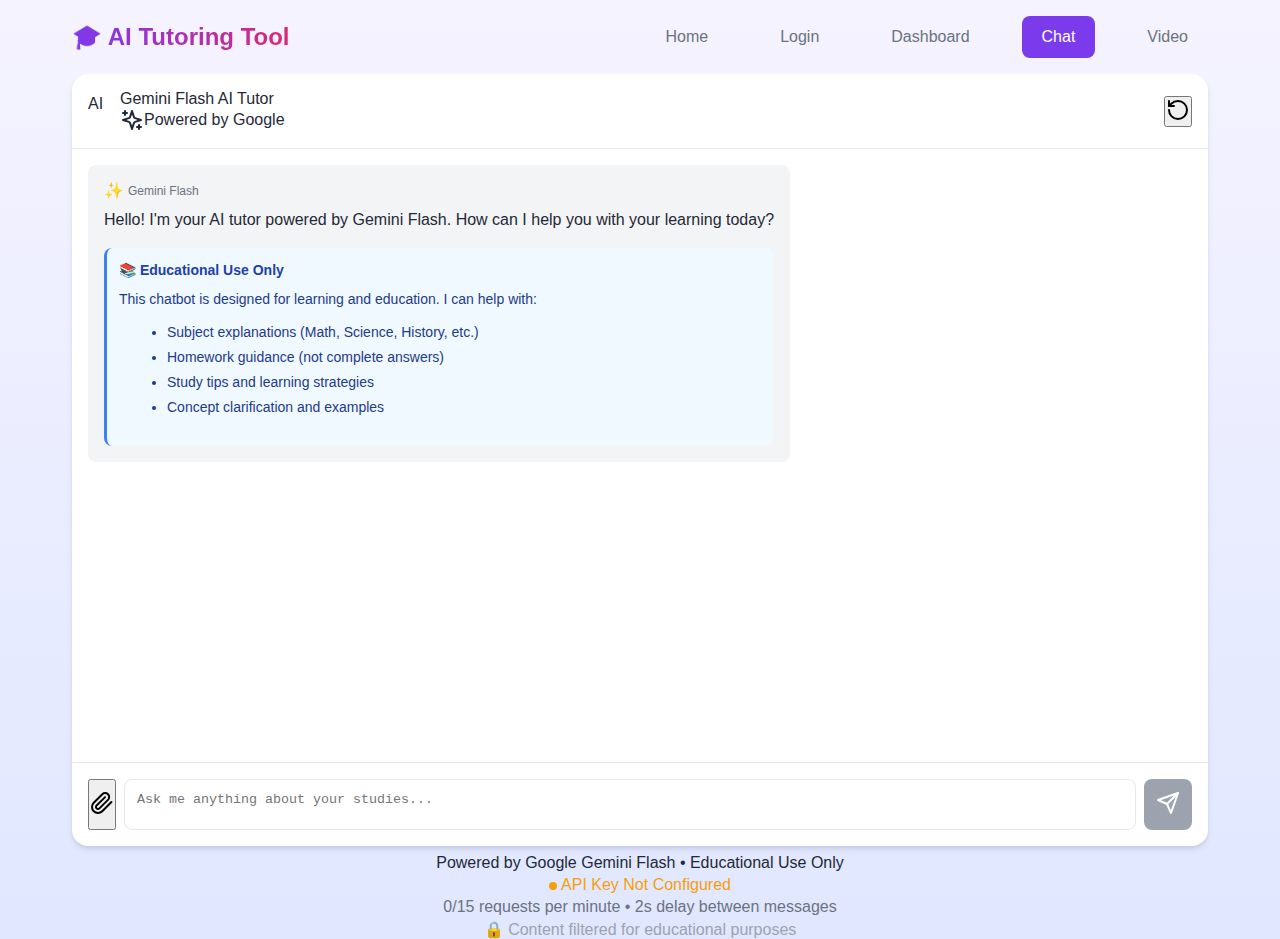
<file: chat.html>
<!DOCTYPE html>
<html lang="en">

<head>
  <meta charset="UTF-8">
  <meta name="viewport" content="width=device-width, initial-scale=1.0">
  <title>Chat - AI Tutoring Tool</title>
  <link rel="stylesheet" href="styles.css">
  <script src="script.js" defer></script>
  <style>
    .chat-container {
      height: calc(100vh - 8rem);
      display: flex;
      flex-direction: column;
    }

    .chat-header {
      display: flex;
      align-items: center;
      justify-content: space-between;
      padding: 1rem;
      border-bottom: 1px solid #e5e7eb;
    }

    .chat-title {
      display: flex;
      align-items: center;
    }

    .chat-avatar {
      width: 2rem;
      height: 2rem;
      border-radius: 9999px;
      /* educational topics UI removed */
    }

    .chat-action-btn:hover {
      background-color: #f3f4f6;
      color: #7c3aed;
    }

    .chat-action-btn.active {
      background-color: #ede9fe;
      color: #7c3aed;
    }

    .chat-content {
      flex: 1;
      overflow-y: auto;
      padding: 1rem;
    }

    .user-message,
    .bot-message {
      margin-bottom: 1rem;
    }

    .user-message {
      display: flex;
      justify-content: flex-end;
    }

    .bot-message {
      display: flex;
      justify-content: flex-start;
    }

    .message-bubble {
      max-width: 80%;
      padding: 1rem;
      border-radius: 0.5rem;
    }

    .message-bubble.user {
      background-color: #7c3aed;
      color: white;
    }

    .message-bubble.bot {
      background-color: #f3f4f6;
      color: #1f2937;
    }

    .bot-header {
      display: flex;
      align-items: center;
      margin-bottom: 0.5rem;
    }

    .bot-icon {
      margin-right: 0.25rem;
    }

    .bot-name {
      font-size: 0.75rem;
      color: #6b7280;
    }

    .bot-content {
      line-height: 1.5;
    }

    .response-list {
      list-style-type: disc;
      padding-left: 1.5rem;
      margin: 0.5rem 0;
    }

    .loading-dots {
      display: flex;
      gap: 0.25rem;
    }

    .dot {
      width: 0.5rem;
      height: 0.5rem;
      background-color: #7c3aed;
      border-radius: 50%;
    }

    .chat-input {
      border-top: 1px solid #e5e7eb;
      padding: 1rem;
    }

    .chat-form {
      display: flex;
      gap: 0.5rem;
    }

    .chat-textarea {
      flex: 1;
      padding: 0.75rem;
      border: 1px solid #e5e7eb;
      border-radius: 0.5rem;
      resize: none;
      min-height: 2.5rem;
      max-height: 10rem;
    }

    .chat-textarea:focus {
      outline: none;
      border-color: #7c3aed;
      box-shadow: 0 0 0 2px rgba(124, 58, 237, 0.2);
    }

    .chat-send-btn {
      padding: 0.75rem;
      background-color: #7c3aed;
      color: white;
      border: none;
      border-radius: 0.5rem;
      cursor: pointer;
    }

    .chat-send-btn:hover {
      background-color: #6d28d9;
    }

    .chat-send-btn:disabled {
      background-color: #9ca3af;
      cursor: not-allowed;
    }

    /* Learning resources UI removed */

    .resource-icon {
      width: 2.5rem;
      height: 2.5rem;
      border-radius: 9999px;
      background-color: #ede9fe;
      display: flex;
      align-items: center;
      justify-content: center;
      margin-right: 0.75rem;
    }

    .resource-type {
      font-size: 0.75rem;
      color: #6b7280;
      text-transform: capitalize;
    }

    /* Add these styles to your existing CSS */
    .bot-content p {
      margin-bottom: 0.75rem;
    }

    .bot-content p:last-child {
      margin-bottom: 0;
    }

    .bot-content ul,
    .bot-content ol {
      margin-top: 0.5rem;
      margin-bottom: 1rem;
      padding-left: 1.5rem;
    }

    .bot-content li {
      margin-bottom: 0.25rem;
    }

    .bot-content code {
      background-color: #f1f1f1;
      padding: 0.2rem 0.4rem;
      border-radius: 0.25rem;
      font-family: monospace;
      font-size: 0.9em;
    }

    .bot-content pre {
      background-color: #f1f1f1;
      padding: 1rem;
      border-radius: 0.5rem;
      overflow-x: auto;
      margin: 1rem 0;
    }

    /* Animation for dots */
    .dot:nth-child(1) {
      animation: bounce 1.5s infinite;
    }

    .dot:nth-child(2) {
      animation: bounce 1.5s infinite 0.2s;
    }

    .dot:nth-child(3) {
      animation: bounce 1.5s infinite 0.4s;
    }

    @keyframes bounce {

      0%,
      100% {
        transform: translateY(0);
      }

      50% {
        transform: translateY(-5px);
      }
    }
  </style>
</head>

<body>
  <div class="container">
    <!-- Header -->
    <header class="header">
      <div class="logo">🎓 AI Tutoring Tool</div>
      <nav class="nav">
        <a href="index.html" class="nav-link">Home</a>
        <a href="login.html" class="nav-link">Login</a>
        <a href="dashboard.html" class="nav-link">Dashboard</a>
        <a href="chat.html" class="nav-link active">Chat</a>
        <a href="video.html" class="nav-link">Video</a>
      </nav>
    </header>

    <!-- Chat Container -->
    <div class="card chat-container">
      <!-- Chat Header -->
      <div class="chat-header">
        <div class="chat-title">
          <div class="chat-avatar">AI</div>
          <div>
            <div class="font-medium">Gemini Flash AI Tutor</div>
            <div class="text-xs text-gray-500 flex items-center">
              <svg xmlns="http://www.w3.org/2000/svg" width="24" height="24" viewBox="0 0 24 24" fill="none"
                stroke="currentColor" stroke-width="2" stroke-linecap="round" stroke-linejoin="round"
                class="h-3 w-3 mr-1 text-yellow-400">
                <path
                  d="m12 3-1.912 5.813a2 2 0 0 1-1.275 1.275L3 12l5.813 1.912a2 2 0 0 1 1.275 1.275L12 21l1.912-5.813a2 2 0 0 1 1.275-1.275L21 12l-5.813-1.912a2 2 0 0 1-1.275-1.275L12 3Z">
                </path>
                <path d="M5 3v4"></path>
                <path d="M19 17v4"></path>
                <path d="M3 5h4"></path>
                <path d="M17 19h4"></path>
              </svg>
              Powered by Google
            </div>
          </div>
        </div>
        <div class="chat-actions">
          <button id="clear-chat-btn" class="chat-action-btn" title="Clear chat">
            <svg xmlns="http://www.w3.org/2000/svg" width="24" height="24" viewBox="0 0 24 24" fill="none"
              stroke="currentColor" stroke-width="2" stroke-linecap="round" stroke-linejoin="round" class="h-5 w-5">
              <path d="M3 12a9 9 0 1 0 9-9 9.75 9.75 0 0 0-6.74 2.74L3 8"></path>
              <path d="M3 3v5h5"></path>
            </svg>
          </button>
        </div>
      </div>

      <!-- Chat Content -->
      <div id="chat-content" class="chat-content">
        <!-- Bot welcome message -->
        <div class="bot-message">
          <div class="message-bubble bot">
            <div class="bot-header">
              <span class="bot-icon">✨</span>
              <span class="bot-name">Gemini Flash</span>
            </div>
            <div class="bot-content">
              <p>Hello! I'm your AI tutor powered by Gemini Flash. How can I help you with your learning today?</p>
              <div
                style="margin-top: 1rem; padding: 0.75rem; background: #f0f9ff; border-left: 3px solid #3b82f6; border-radius: 0.5rem;">
                <p style="font-weight: 600; color: #1e40af; font-size: 0.875rem; margin-bottom: 0.5rem;">📚 Educational
                  Use Only</p>
                <p style="color: #1e3a8a; font-size: 0.875rem;">This chatbot is designed for learning and education. I
                  can help with:</p>
                <ul style="color: #1e3a8a; font-size: 0.875rem; margin-left: 1.5rem; margin-top: 0.25rem;">
                  <li>Subject explanations (Math, Science, History, etc.)</li>
                  <li>Homework guidance (not complete answers)</li>
                  <li>Study tips and learning strategies</li>
                  <li>Concept clarification and examples</li>
                </ul>
              </div>
            </div>
          </div>
        </div>
      </div>



      <!-- Chat Input -->
      <div class="chat-input">
        <form id="chat-form" class="chat-form">
          <button type="button" id="attach-file-btn" class="chat-action-btn" title="Attach file">
            <svg xmlns="http://www.w3.org/2000/svg" width="24" height="24" viewBox="0 0 24 24" fill="none"
              stroke="currentColor" stroke-width="2" stroke-linecap="round" stroke-linejoin="round" class="h-5 w-5">
              <path
                d="m21.44 11.05-9.19 9.19a6 6 0 0 1-8.49-8.49l8.57-8.57A4 4 0 1 1 18 8.84l-8.59 8.57a2 2 0 0 1-2.83-2.83l8.49-8.48">
              </path>
            </svg>
          </button>
          <textarea id="message-input" class="chat-textarea" placeholder="Ask me anything about your studies..."
            rows="1"></textarea>
          <button type="submit" id="send-message-btn" class="chat-send-btn" disabled>
            <svg xmlns="http://www.w3.org/2000/svg" width="24" height="24" viewBox="0 0 24 24" fill="none"
              stroke="currentColor" stroke-width="2" stroke-linecap="round" stroke-linejoin="round" class="h-5 w-5">
              <path d="m22 2-7 20-4-9-9-4Z"></path>
              <path d="M22 2 11 13"></path>
            </svg>
          </button>
        </form>
      </div>
    </div>

    <div class="text-center mt-2">
      <p class="text-xs text-gray-500">Powered by Google Gemini Flash • Educational Use Only</p>
      <p class="text-xs mt-1" id="api-status" style="color: #10b981;">
        <span
          style="display: inline-block; width: 8px; height: 8px; background: #10b981; border-radius: 50%; margin-right: 4px;"></span>
        API Connected
      </p>
      <p class="text-xs mt-1" id="rate-limit-status" style="color: #6b7280;">
        <span id="request-counter">0</span>/15 requests per minute • 2s delay between messages
      </p>
      <p class="text-xs mt-1" style="color: #9ca3af;">
        🔒 Content filtered for educational purposes
      </p>
    </div>
  </div>

  <script>
    // Initialize chat functionality
    document.addEventListener('DOMContentLoaded', function () {
      const chatContent = document.getElementById('chat-content');
      const messageInput = document.getElementById('message-input');
      const chatForm = document.getElementById('chat-form');
      const sendButton = document.getElementById('send-message-btn');
      const clearChatBtn = document.getElementById('clear-chat-btn');

      // ============================================
      // GEMINI API CONFIGURATION
      // ============================================
      // Get your FREE API key from: https://aistudio.google.com/app/apikey
      // Steps:
      // 1. Visit https://aistudio.google.com/app/apikey
      // 2. Sign in with your Google account
      // 3. Click "Create API Key"
      // 4. Copy the key and paste it below
      // ============================================

      const GEMINI_API_KEY = "YOUR_API_KEY_HERE"; // ✅ Your API key configured
      const GEMINI_API_URL = "YOUR_API_KEY_URL_HERE";
      // Rate limiting variables
      let requestCount = 0;
      let lastRequestTime = Date.now();
      let lastApiCallTime = 0;
      const MAX_REQUESTS_PER_MINUTE = 15; // Conservative limit to avoid rate limits
      const RATE_LIMIT_WINDOW = 60000; // 1 minute in milliseconds
      const MIN_REQUEST_DELAY = 2000; // Minimum 2 seconds between requests

      // Check if API key is set
      if (!GEMINI_API_KEY || GEMINI_API_KEY === "YOUR_API_KEY_HERE") {
        console.warn("⚠️ Gemini API key not configured. Please add your API key in chat.html");
      }

      // Rate limiting check
      function checkRateLimit() {
        const now = Date.now();
        const timeSinceLastRequest = now - lastRequestTime;

        // Reset counter if more than 1 minute has passed
        if (timeSinceLastRequest > RATE_LIMIT_WINDOW) {
          requestCount = 0;
          lastRequestTime = now;
        }

        // Check if we're over the limit
        if (requestCount >= MAX_REQUESTS_PER_MINUTE) {
          const waitTime = Math.ceil((RATE_LIMIT_WINDOW - timeSinceLastRequest) / 1000);
          return {
            allowed: false,
            waitTime: waitTime
          };
        }

        requestCount++;
        return { allowed: true };
      }

      // Enhanced educational content filter
      function isEducationalQuery(message) {
        const lowerMessage = message.toLowerCase();

        // Blocked keywords (non-educational content)
        const blockedKeywords = [
          // Personal/relationship advice
          'impress someone', 'dating advice', 'relationship advice', 'romantic advice', 'flirt',
          'how to get a girlfriend', 'how to get a boyfriend', 'how to attract', 'pickup lines',
          'love advice', 'crush', 'romance', 'seduce', 'charm',

          // Inappropriate content
          'hack', 'crack', 'pirate', 'illegal', 'cheat code', 'answer key',
          'write my essay', 'do my homework', 'complete assignment',
          'adult content', 'gambling', 'casino', 'porn', 'explicit',
          'buy', 'sell', 'purchase', 'shopping', 'price',
          'political opinion', 'religious debate', 'hate speech',

          // Personal life decisions
          'career advice', 'life advice', 'what should I do with my life',
          'should I break up', 'should I quit', 'should I move',

          // Medical/health advice
          'medical advice', 'health advice', 'diagnose', 'treatment',
          'therapy', 'counseling', 'psychological advice'
        ];

        // Check for blocked content
        for (const keyword of blockedKeywords) {
          if (lowerMessage.includes(keyword)) {
            return {
              allowed: false,
              reason: 'inappropriate'
            };
          }
        }

        // Check if message is too short (likely spam)
        if (message.trim().length < 3) {
          return {
            allowed: false,
            reason: 'too_short'
          };
        }

        // Educational keywords (encouraged)
        const educationalKeywords = [
          // Academic subjects
          'math', 'mathematics', 'algebra', 'geometry', 'calculus', 'trigonometry',
          'science', 'physics', 'chemistry', 'biology', 'earth science', 'astronomy',
          'history', 'social studies', 'geography', 'civics', 'government',
          'english', 'literature', 'writing', 'grammar', 'reading', 'comprehension',
          'language', 'spanish', 'french', 'german', 'chinese', 'japanese',
          'programming', 'coding', 'computer science', 'web development',
          'art', 'music', 'drama', 'theater', 'physical education',

          // Learning activities
          'learn', 'study', 'understand', 'explain', 'teach', 'help',
          'problem', 'question', 'homework', 'assignment', 'project',
          'concept', 'theory', 'formula', 'equation', 'definition',
          'example', 'practice', 'exercise', 'lesson', 'tutorial',
          'how', 'what', 'why', 'when', 'where', 'who',

          // Study skills
          'study tips', 'learning strategies', 'note taking', 'memorization',
          'test preparation', 'exam', 'quiz', 'essay', 'research',
          'presentation', 'project', 'lab report'
        ];

        // Check for educational intent
        const hasEducationalIntent = educationalKeywords.some(keyword =>
          lowerMessage.includes(keyword)
        );

        // Allow if educational or asking a question
        if (hasEducationalIntent || lowerMessage.includes('?')) {
          return { allowed: true };
        }

        // Allow general greetings and polite conversation
        const greetings = ['hello', 'hi', 'hey', 'good morning', 'good afternoon', 'thanks', 'thank you'];
        if (greetings.some(greeting => lowerMessage.includes(greeting))) {
          return { allowed: true };
        }

        // Default: warn about educational focus
        return {
          allowed: false,
          reason: 'non_educational'
        };
      }

      // Initialize Gemini API with retry logic
      async function callGeminiAPI(userMessage, retryCount = 0) {
        // Check if API key is configured
        if (!GEMINI_API_KEY || GEMINI_API_KEY === "YOUR_API_KEY_HERE") {
          return `
            <div style="padding: 1rem; background: #fef3c7; border-left: 4px solid #f59e0b; border-radius: 0.5rem;">
              <p style="font-weight: 600; color: #92400e; margin-bottom: 0.5rem;">⚠️ API Key Not Configured</p>
              <p style="color: #78350f; margin-bottom: 0.5rem;">To use the AI chatbot, you need a free Gemini API key:</p>
              <ol style="color: #78350f; margin-left: 1.5rem; margin-bottom: 0.5rem;">
                <li>Visit <a href="https://aistudio.google.com/app/apikey" target="_blank" style="color: #7c3aed; text-decoration: underline;">Google AI Studio</a></li>
                <li>Sign in with your Google account</li>
                <li>Click "Create API Key"</li>
                <li>Copy the key and paste it in chat.html (line ~597)</li>
              </ol>
              <p style="color: #78350f; font-size: 0.875rem;">The API is completely free with generous limits!</p>
            </div>
          `;
        }

        // Check if query is educational
        const contentCheck = isEducationalQuery(userMessage);
        if (!contentCheck.allowed) {
          if (contentCheck.reason === 'inappropriate') {
            return `
              <div style="padding: 1rem; background: #fee2e2; border-left: 4px solid #ef4444; border-radius: 0.5rem;">
                <p style="font-weight: 600; color: #991b1b; margin-bottom: 0.5rem;">🚫 Content Restricted</p>
                <p style="color: #7f1d1d;">This chatbot is designed for <strong>educational purposes only</strong>.</p>
                <p style="color: #7f1d1d; margin-top: 0.5rem;">I can help you with:</p>
                <ul style="color: #7f1d1d; margin-left: 1.5rem; margin-top: 0.5rem;">
                  <li>Math, Science, History, English, and other subjects</li>
                  <li>Homework help and concept explanations</li>
                  <li>Study tips and learning strategies</li>
                  <li>Practice problems and examples</li>
                </ul>
                <p style="color: #7f1d1d; margin-top: 0.5rem; font-size: 0.875rem;">💡 Please ask an educational question!</p>
              </div>
            `;
          } else if (contentCheck.reason === 'too_short') {
            return `
              <div style="padding: 1rem; background: #fef3c7; border-left: 4px solid #f59e0b; border-radius: 0.5rem;">
                <p style="font-weight: 600; color: #92400e; margin-bottom: 0.5rem;">📝 Message Too Short</p>
                <p style="color: #78350f;">Please provide more details so I can help you better!</p>
                <p style="color: #78350f; margin-top: 0.5rem; font-size: 0.875rem;">💡 Try asking a complete question about what you'd like to learn.</p>
              </div>
            `;
          } else if (contentCheck.reason === 'non_educational') {
            return `
              <div style="padding: 1rem; background: #fef3c7; border-left: 4px solid #f59e0b; border-radius: 0.5rem;">
                <p style="font-weight: 600; color: #92400e; margin-bottom: 0.5rem;">🎓 Educational Focus Only</p>
                <p style="color: #78350f;">I'm designed specifically for educational topics and learning assistance.</p>
                <p style="color: #78350f; margin-top: 0.5rem;">I can help you with:</p>
                <ul style="color: #78350f; margin-left: 1.5rem; margin-top: 0.5rem;">
                  <li>Academic subjects (Math, Science, History, English, etc.)</li>
                  <li>Homework guidance and concept explanations</li>
                  <li>Study techniques and learning strategies</li>
                  <li>Practice problems and educational examples</li>
                </ul>
                <p style="color: #78350f; margin-top: 0.5rem; font-size: 0.875rem;">💡 Try asking about a school subject or learning topic!</p>
              </div>
            `;
          }
        }

        // Check rate limit before making request
        const rateLimitCheck = checkRateLimit();
        if (!rateLimitCheck.allowed) {
          return `
            <div style="padding: 1rem; background: #fef3c7; border-left: 4px solid #f59e0b; border-radius: 0.5rem;">
              <p style="font-weight: 600; color: #92400e; margin-bottom: 0.5rem;">⏱️ Rate Limit Protection</p>
              <p style="color: #78350f;">You've sent too many messages too quickly. Please wait <strong>${rateLimitCheck.waitTime} seconds</strong> before sending another message to avoid rate limits.</p>
              <p style="color: #78350f; font-size: 0.875rem; margin-top: 0.5rem;">💡 Tip: The free API allows 60 requests per minute.</p>
            </div>
          `;
        }

        try {
          const response = await fetch(`${GEMINI_API_URL}?key=${GEMINI_API_KEY}`, {
            method: "POST",
            headers: {
              "Content-Type": "application/json",
            },
            body: JSON.stringify({
              contents: [
                {
                  role: "user",
                  parts: [
                    {
                      text: `You are Gemini Flash, an AI tutor helping students learn.

IMPORTANT RESTRICTIONS:
- You are ONLY for educational purposes (homework help, learning, studying)
- DO NOT provide answers to complete assignments or essays
- DO NOT engage in non-educational topics (dating, shopping, politics, etc.)
- DO NOT provide personal advice, relationship advice, or life coaching
- DO NOT provide medical, health, or psychological advice
- DO NOT provide harmful, illegal, or inappropriate content
- ALWAYS encourage learning and understanding, not just giving answers
- Guide students to think critically and solve problems themselves

If asked about non-educational topics, politely redirect to educational content.

Student question: ${userMessage}

Provide a helpful, educational response that encourages learning:`
                    }
                  ]
                }
              ],
              generationConfig: {
                temperature: 0.7,
                maxOutputTokens: 2048,
                topP: 0.95,
                topK: 40,
              },
              safetySettings: [
                {
                  category: "HARM_CATEGORY_HARASSMENT",
                  threshold: "BLOCK_MEDIUM_AND_ABOVE"
                },
                {
                  category: "HARM_CATEGORY_HATE_SPEECH",
                  threshold: "BLOCK_MEDIUM_AND_ABOVE"
                },
                {
                  category: "HARM_CATEGORY_SEXUALLY_EXPLICIT",
                  threshold: "BLOCK_MEDIUM_AND_ABOVE"
                },
                {
                  category: "HARM_CATEGORY_DANGEROUS_CONTENT",
                  threshold: "BLOCK_MEDIUM_AND_ABOVE"
                }
              ]
            }),
          });

          const data = await response.json();

          // Handle API errors
          if (!response.ok) {
            console.error("API Error:", data);
            if (response.status === 400) {
              return "⚠️ Invalid API request. Please check your API key configuration.";
            } else if (response.status === 429) {
              return `
                <div style="padding: 1rem; background: #fee2e2; border-left: 4px solid #ef4444; border-radius: 0.5rem;">
                  <p style="font-weight: 600; color: #991b1b; margin-bottom: 0.5rem;">⚠️ Rate Limit Exceeded</p>
                  <p style="color: #7f1d1d;">The API rate limit has been reached. This usually happens when:</p>
                  <ul style="color: #7f1d1d; margin-left: 1.5rem; margin-top: 0.5rem;">
                    <li>Too many requests in a short time</li>
                    <li>Multiple users sharing the same API key</li>
                  </ul>
                  <p style="color: #7f1d1d; margin-top: 0.5rem;"><strong>Please wait 60 seconds</strong> before trying again.</p>
                  <p style="color: #7f1d1d; font-size: 0.875rem; margin-top: 0.5rem;">💡 Tip: The chatbot now enforces a 2-second delay between messages to prevent this.</p>
                </div>
              `;
            } else if (response.status === 403) {
              return "⚠️ API key is invalid or doesn't have permission. Please check your API key.";
            }
            return "I apologize, but I'm having trouble connecting to the AI service. Please try again.";
          }

          if (data.candidates && data.candidates[0] && data.candidates[0].content) {
            return data.candidates[0].content.parts[0].text;
          } else if (data.error) {
            console.error("API returned error:", data.error);
            return `⚠️ Error: ${data.error.message || "Unknown error occurred"}`;
          } else {
            return "I apologize, but I'm having trouble generating a response right now. Please try again.";
          }
        } catch (error) {
          console.error("Error calling Gemini API:", error);
          if (error.message.includes("Failed to fetch")) {
            return "⚠️ Network error. Please check your internet connection and try again.";
          }
          return "I'm sorry, there was an error processing your request. Please try again later.";
        }
      }

      // Update rate limit counter display
      function updateRateLimitDisplay() {
        const requestCounter = document.getElementById('request-counter');
        const rateLimitStatus = document.getElementById('rate-limit-status');

        if (requestCounter) {
          requestCounter.textContent = requestCount;
        }

        if (rateLimitStatus) {
          if (requestCount >= MAX_REQUESTS_PER_MINUTE * 0.8) {
            rateLimitStatus.style.color = '#ef4444'; // Red warning
          } else if (requestCount >= MAX_REQUESTS_PER_MINUTE * 0.5) {
            rateLimitStatus.style.color = '#f59e0b'; // Orange caution
          } else {
            rateLimitStatus.style.color = '#6b7280'; // Gray normal
          }
        }
      }

      // Check API status and update indicator
      const apiStatus = document.getElementById('api-status');
      if (!GEMINI_API_KEY || GEMINI_API_KEY === "YOUR_API_KEY_HERE") {
        if (apiStatus) {
          apiStatus.innerHTML = '<span style="display: inline-block; width: 8px; height: 8px; background: #f59e0b; border-radius: 50%; margin-right: 4px;"></span>API Key Not Configured';
          apiStatus.style.color = '#f59e0b';
        }
      } else {
        if (apiStatus) {
          apiStatus.innerHTML = '<span style="display: inline-block; width: 8px; height: 8px; background: #10b981; border-radius: 50%; margin-right: 4px;"></span>API Connected';
          apiStatus.style.color = '#10b981';
        }
      }

      // Update rate limit display every second
      setInterval(updateRateLimitDisplay, 1000);

      // Enable/disable send button based on input
      messageInput.addEventListener('input', function () {
        sendButton.disabled = !messageInput.value.trim();

        // Auto-resize textarea
        messageInput.style.height = 'auto';
        messageInput.style.height = (messageInput.scrollHeight) + 'px';
      });

      // Handle form submission
      chatForm.addEventListener('submit', async function (e) {
        e.preventDefault();

        const message = messageInput.value.trim();
        if (!message) return;

        // Validate message length
        if (message.length > 500) {
          addBotMessage(`
            <div style="padding: 1rem; background: #fef3c7; border-left: 4px solid #f59e0b; border-radius: 0.5rem;">
              <p style="font-weight: 600; color: #92400e; margin-bottom: 0.5rem;">📏 Message Too Long</p>
              <p style="color: #78350f;">Please keep your questions under 500 characters for better responses.</p>
              <p style="color: #78350f; margin-top: 0.5rem; font-size: 0.875rem;">💡 Try breaking your question into smaller parts.</p>
            </div>
          `);
          return;
        }

        // Check if we need to wait before making another request
        const now = Date.now();
        const timeSinceLastCall = now - lastApiCallTime;

        if (timeSinceLastCall < MIN_REQUEST_DELAY) {
          const waitTime = Math.ceil((MIN_REQUEST_DELAY - timeSinceLastCall) / 1000);
          addBotMessage(`
            <div style="padding: 1rem; background: #fef3c7; border-left: 4px solid #f59e0b; border-radius: 0.5rem;">
              <p style="font-weight: 600; color: #92400e; margin-bottom: 0.5rem;">⏱️ Please Wait</p>
              <p style="color: #78350f;">Please wait ${waitTime} second${waitTime > 1 ? 's' : ''} before sending another message to avoid rate limits.</p>
            </div>
          `);
          return;
        }

        // Add user message
        addUserMessage(message);

        // Clear input
        messageInput.value = '';
        messageInput.style.height = 'auto';
        sendButton.disabled = true;

        // Show loading indicator
        const loadingIndicator = addLoadingIndicator();

        try {
          // Update last API call time
          lastApiCallTime = Date.now();

          // Get response from Gemini API
          const response = await callGeminiAPI(message);

          // Remove loading indicator
          if (loadingIndicator.parentNode) {
            chatContent.removeChild(loadingIndicator);
          }

          // Add AI response
          addBotMessage(response);

          // Update rate limit display
          updateRateLimitDisplay();
        } catch (error) {
          // Remove loading indicator
          if (loadingIndicator.parentNode) {
            chatContent.removeChild(loadingIndicator);
          }

          // Add error message
          addBotMessage(`
            <div style="padding: 1rem; background: #fee2e2; border-left: 4px solid #ef4444; border-radius: 0.5rem;">
              <p style="font-weight: 600; color: #991b1b; margin-bottom: 0.5rem;">❌ Error</p>
              <p style="color: #7f1d1d;">I'm sorry, I encountered an error. Please try again in a moment.</p>
              <p style="color: #7f1d1d; font-size: 0.875rem; margin-top: 0.5rem;">💡 Tip: Wait a few seconds between messages.</p>
            </div>
          `);
          console.error("Error:", error);
        }
      });

      // Clear chat
      clearChatBtn.addEventListener('click', function () {
        // Keep only the first welcome message
        while (chatContent.children.length > 1) {
          chatContent.removeChild(chatContent.lastChild);
        }
      });

      // Topic buttons removed (learning resources UI removed)

      // Helper functions
      function addUserMessage(content) {
        const messageDiv = document.createElement('div');
        messageDiv.className = 'user-message';
        messageDiv.innerHTML = `
          <div class="message-bubble user">
            <p>${content}</p>
          </div>
        `;
        chatContent.appendChild(messageDiv);
        scrollToBottom();
      }

      function addBotMessage(content) {
        const messageDiv = document.createElement('div');
        messageDiv.className = 'bot-message';

        // Process content for better formatting
        const formattedContent = formatBotResponse(content);

        messageDiv.innerHTML = `
          <div class="message-bubble bot">
            <div class="bot-header">
              <span class="bot-icon">✨</span>
              <span class="bot-name">Gemini Flash</span>
            </div>
            <div class="bot-content">${formattedContent}</div>
          </div>
        `;
        chatContent.appendChild(messageDiv);
        scrollToBottom();
      }

      // Format AI responses for better display
      function formatBotResponse(text) {
        if (!text) return '';

        // Handle paragraphs - convert single newlines to <br>, double newlines to paragraphs
        let formatted = text
          .replace(/\n\n+/g, '</p><p>')
          .replace(/\n/g, '<br>');

        // Wrap in paragraph tags if not already
        if (!formatted.startsWith('<p>')) {
          formatted = `<p>${formatted}</p>`;
        }

        // Convert markdown-style lists to HTML lists
        formatted = formatted.replace(/<p>(\s*[-*•]\s+.*?)<\/p>/g, '<ul><li>$1</li></ul>');
        formatted = formatted.replace(/<br>\s*([-*•]\s+)/g, '</li><li>');

        // Convert numbered lists
        formatted = formatted.replace(/<p>(\s*\d+\.\s+.*?)<\/p>/g, '<ol><li>$1</li></ol>');
        formatted = formatted.replace(/<br>\s*(\d+\.\s+)/g, '</li><li>');

        // Clean up any additional formatting issues
        formatted = formatted.replace(/<\/ul><br><ul>/g, '');
        formatted = formatted.replace(/<\/ol><br><ol>/g, '');

        return formatted;
      }

      function addLoadingIndicator() {
        const loadingDiv = document.createElement('div');
        loadingDiv.className = 'bot-message';
        loadingDiv.innerHTML = `
          <div class="message-bubble bot">
            <div class="loading-dots">
              <span class="dot"></span>
              <span class="dot"></span>
              <span class="dot"></span>
            </div>
          </div>
        `;
        chatContent.appendChild(loadingDiv);
        scrollToBottom();
        return loadingDiv;
      }

      function scrollToBottom() {
        chatContent.scrollTop = chatContent.scrollHeight;
      }

      // The generateResponse function can be kept as a fallback
      function generateResponse(message) {
        const lowerMessage = message.toLowerCase();

        if (lowerMessage.includes('hello') || lowerMessage.includes('hi')) {
          return 'Hello! How can I help with your learning today?';
        }

        if (lowerMessage.includes('math') || lowerMessage.includes('algebra') || lowerMessage.includes('equation')) {
          return `
            <p>I'd be happy to help with math! Here are some key concepts to remember:</p>
            <ul class="response-list">
              <li>Always isolate the variable when solving equations</li>
              <li>Remember the order of operations: PEMDAS (Parentheses, Exponents, Multiplication/Division, Addition/Subtraction)</li>
              <li>Check your work by substituting your answer back into the original equation</li>
            </ul>
            <p class="mt-2">Would you like me to explain a specific math concept or help solve a problem?</p>
          `;
        }

        if (lowerMessage.includes('science') || lowerMessage.includes('physics') || lowerMessage.includes('chemistry')) {
          return `
            <p>Science is fascinating! Here are some resources that might help:</p>
            <ul class="response-list">
              <li>Khan Academy has excellent science tutorials</li>
              <li>PhET Interactive Simulations let you experiment virtually</li>
              <li>NASA's website has great resources for astronomy and earth science</li>
            </ul>
            <p class="mt-2">What specific science topic are you studying?</p>
          `;
        }

        return `
          <p>Thank you for your question! I'm here to help with any subject you're studying.</p>
          <p class="mt-2">To give you the best assistance, could you provide more details about what you're working on? For example:</p>
          <ul class="response-list">
            <li>The specific subject or topic</li>
            <li>Any particular concepts you're finding challenging</li>
            <li>The grade level or course you're taking</li>
          </ul>
        `;
      }
    });
  </script>
</body>

</html>
</file>
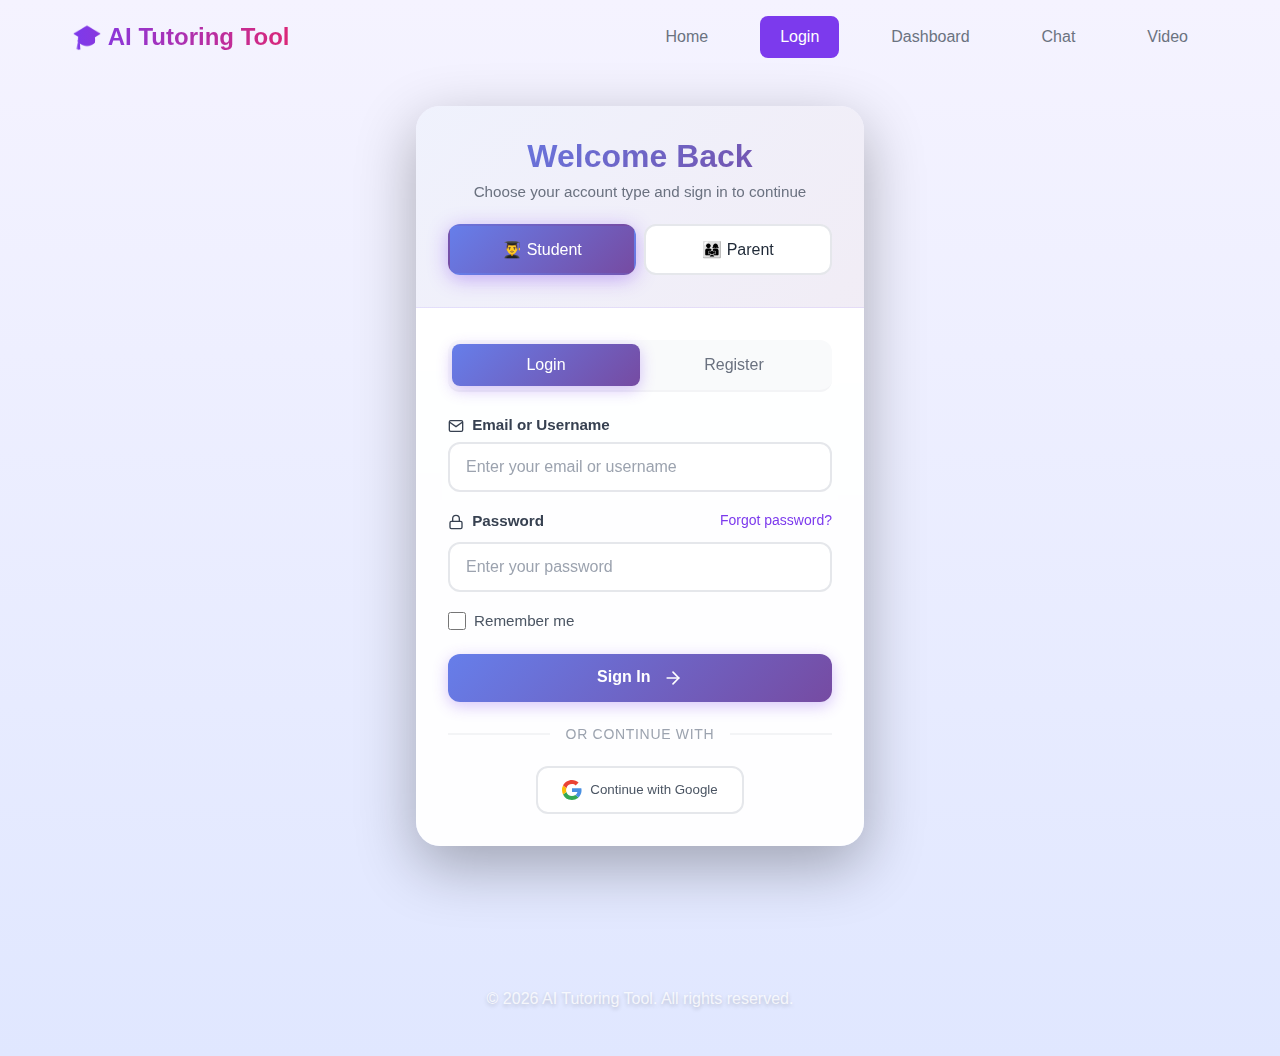
<file: dashboard.html>
<!DOCTYPE html>
<html lang="en">

<head>
  <meta charset="UTF-8">
  <meta name="viewport" content="width=device-width, initial-scale=1.0">
  <title>Dashboard - AI Tutoring Tool</title>
  <link rel="stylesheet" href="https://fonts.googleapis.com/css2?family=Inter:wght@300;400;500;600;700&display=swap">
  <style>
    /* Base Styles */
    :root {
      --primary: #7c3aed;
      --primary-hover: #6d28d9;
      --primary-light: #ede9fe;
      --primary-dark: #5b21b6;
      --secondary: #e5e7eb;
      --secondary-hover: #d1d5db;
      --danger: #ef4444;
      --danger-hover: #dc2626;
      --success: #10b981;
      --success-hover: #059669;
      --warning: #f59e0b;
      --warning-hover: #d97706;
      --text: #1f2937;
      --text-light: #6b7280;
      --text-lighter: #9ca3af;
      --background: #ffffff;
      --background-alt: #f9fafb;
      --background-hover: #f3f4f6;
      --border: #e5e7eb;
      --shadow: 0 1px 3px 0 rgba(0, 0, 0, 0.1), 0 1px 2px 0 rgba(0, 0, 0, 0.06);
      --shadow-md: 0 4px 6px -1px rgba(0, 0, 0, 0.1), 0 2px 4px -1px rgba(0, 0, 0, 0.06);
      --shadow-lg: 0 10px 15px -3px rgba(0, 0, 0, 0.1), 0 4px 6px -2px rgba(0, 0, 0, 0.05);
      --radius: 0.5rem;
    }



    * {
      margin: 0;
      padding: 0;
      box-sizing: border-box;
    }

    body {
      font-family: 'Inter', -apple-system, BlinkMacSystemFont, 'Segoe UI', Roboto, Oxygen, Ubuntu, Cantarell, 'Open Sans', 'Helvetica Neue', sans-serif;
      background: linear-gradient(to bottom, #f5f3ff, #e0e7ff);
      color: var(--text);
      min-height: 100vh;
    }

    .container {
      width: 100%;
      max-width: 1200px;
      margin: 0 auto;
      padding: 0 1rem;
    }

    /* Header */
    .header {
      display: flex;
      justify-content: space-between;
      align-items: center;
      padding: 1rem 0;
    }

    .logo {
      font-size: 1.5rem;
      font-weight: bold;
      background: linear-gradient(to right, #7c3aed, #db2777);
      -webkit-background-clip: text;
      background-clip: text;
      color: transparent;
    }

    .nav {
      display: flex;
      gap: 1rem;
    }

    .nav-link {
      color: var(--text-light);
      text-decoration: none;
      padding: 0.5rem 1rem;
      border-radius: var(--radius);
      transition: background-color 0.2s, color 0.2s;
    }

    .nav-link:hover {
      background-color: var(--background-hover);
      color: var(--primary);
    }

    .nav-link.active {
      background-color: var(--primary);
      color: white;
    }

    /* Dashboard */
    .dashboard-container {
      padding: 2rem 0;
    }

    .dashboard-header {
      text-align: center;
      margin-bottom: 2rem;
    }

    .dashboard-title {
      font-size: 2rem;
      font-weight: bold;
      margin-bottom: 1rem;
      background: linear-gradient(to right, #7c3aed, #db2777);
      -webkit-background-clip: text;
      background-clip: text;
      color: transparent;
      animation: gradient 8s ease infinite;
      background-size: 200% 200%;
    }

    .streak-badge {
      display: inline-flex;
      align-items: center;
      background-color: var(--background);
      padding: 0.75rem 1.5rem;
      border-radius: 9999px;
      box-shadow: var(--shadow-md);
    }

    .streak-emoji {
      font-size: 1.5rem;
      animation: pulse 2s infinite;
    }

    @keyframes pulse {

      0%,
      100% {
        transform: scale(1);
      }

      50% {
        transform: scale(1.1);
      }
    }

    .streak-count {
      font-size: 1.5rem;
      font-weight: bold;
      color: #ef4444;
      margin: 0 0.5rem;
    }

    .streak-text {
      font-size: 1.25rem;
      color: var(--primary);
    }

    /* Cards */
    .card {
      background-color: var(--background);
      border-radius: var(--radius);
      box-shadow: var(--shadow-md);
      overflow: hidden;
      margin-bottom: 1.5rem;
      border: 1px solid var(--border);
      transition: transform 0.2s, box-shadow 0.2s;
    }

    .card:hover {
      transform: translateY(-2px);
      box-shadow: var(--shadow-lg);
    }

    .card-header {
      padding: 1.5rem;
      border-bottom: 1px solid var(--border);
      display: flex;
      justify-content: space-between;
      align-items: center;
    }

    .card-title {
      font-size: 1.25rem;
      font-weight: 600;
      display: flex;
      align-items: center;
    }

    .card-title svg {
      margin-right: 0.5rem;
      color: var(--primary);
    }

    .card-content {
      padding: 1.5rem;
    }

    /* Calendar */
    .calendar-month {
      text-align: center;
      margin-bottom: 1rem;
      font-weight: 500;
      color: var(--primary);
    }

    .calendar-grid {
      display: grid;
      grid-template-columns: repeat(7, 1fr);
      gap: 0.75rem;
      margin-bottom: 1rem;
    }

    .calendar-day {
      height: 3rem;
      display: flex;
      align-items: center;
      justify-content: center;
      border-radius: var(--radius);
      cursor: pointer;
      background-color: var(--background-hover);
      transition: background-color 0.2s, color 0.2s;
      user-select: none;
    }

    .calendar-day:hover {
      background-color: var(--primary-light);
      color: var(--primary);
    }

    .calendar-day.today {
      background-color: var(--primary-light);
      font-weight: bold;
    }

    .calendar-day.completed {
      background-color: var(--success);
      color: white;
    }

    .calendar-hint {
      text-align: center;
      font-size: 0.875rem;
      color: var(--text-light);
      margin-top: 1rem;
    }

    /* Progress */
    .progress-circle-container {
      position: relative;
      width: 12rem;
      height: 12rem;
      margin: 0 auto 2rem auto;
    }

    .progress-circle {
      transform: rotate(-90deg);
      width: 100%;
      height: 100%;
    }

    .progress-circle-bg {
      fill: transparent;
      stroke: var(--secondary);
      stroke-width: 10;
    }

    .progress-circle-value {
      fill: transparent;
      stroke: var(--primary);
      stroke-width: 10;
      stroke-linecap: round;
      transition: stroke-dashoffset 0.5s ease;
    }

    .progress-circle-text {
      position: absolute;
      inset: 0;
      display: flex;
      flex-direction: column;
      align-items: center;
      justify-content: center;
      text-align: center;
    }

    .progress-circle-percentage {
      font-size: 2rem;
      font-weight: bold;
      color: var(--primary);
    }

    .progress-circle-label {
      font-size: 1rem;
      color: var(--text-light);
    }

    .subject-progress {
      margin-bottom: 1rem;
    }

    .subject-progress-header {
      display: flex;
      justify-content: space-between;
      margin-bottom: 0.5rem;
      font-size: 0.875rem;
    }

    .subject-progress-bar {
      height: 0.5rem;
      background-color: var(--secondary);
      border-radius: 9999px;
      overflow: hidden;
    }

    .subject-progress-value {
      height: 100%;
      background: linear-gradient(to right, var(--primary), #db2777);
      border-radius: 9999px;
      transition: width 0.5s ease;
    }

    /* Tasks */
    .task-header {
      display: flex;
      justify-content: space-between;
      align-items: center;
    }

    .task-actions {
      display: flex;
      gap: 0.5rem;
    }

    .task-list {
      margin-top: 1rem;
    }

    .task-item {
      display: flex;
      align-items: center;
      padding: 1rem;
      border-radius: var(--radius);
      background-color: var(--background-alt);
      margin-bottom: 0.5rem;
      transition: background-color 0.2s;
    }

    .task-item:hover {
      background-color: var(--background-hover);
    }

    .task-item.completed {
      border-left: 4px solid var(--success);
    }

    .task-item.ai-generated {
      border-left: 4px solid var(--primary);
      background-color: var(--primary-light);
    }

    .task-checkbox {
      margin-right: 1rem;
      appearance: none;
      width: 1.25rem;
      height: 1.25rem;
      border: 2px solid var(--primary);
      border-radius: 0.25rem;
      cursor: pointer;
      position: relative;
      transition: background-color 0.2s;
    }

    .task-checkbox:checked {
      background-color: var(--primary);
    }

    .task-checkbox:checked::after {
      content: "✓";
      position: absolute;
      top: 50%;
      left: 50%;
      transform: translate(-50%, -50%);
      color: white;
      font-size: 0.75rem;
    }

    .task-content {
      flex: 1;
      margin-right: 1rem;
      transition: color 0.2s, text-decoration 0.2s;
    }

    .task-item.completed .task-content {
      text-decoration: line-through;
      color: var(--text-lighter);
    }

    .task-ai-badge {
      display: inline-flex;
      align-items: center;
      margin-left: 0.5rem;
      font-size: 0.75rem;
      color: var(--primary);
    }

    .task-ai-badge svg {
      margin-right: 0.25rem;
    }

    .task-delete {
      background: none;
      border: none;
      color: var(--danger);
      cursor: pointer;
      padding: 0.25rem;
      border-radius: 0.25rem;
      transition: background-color 0.2s;
    }

    .task-delete:hover {
      background-color: rgba(239, 68, 68, 0.1);
    }

    .empty-tasks {
      text-align: center;
      padding: 2rem;
      color: var(--text-lighter);
    }

    /* Buttons */
    .btn {
      display: inline-flex;
      align-items: center;
      justify-content: center;
      padding: 0.5rem 1rem;
      border-radius: var(--radius);
      font-weight: 500;
      cursor: pointer;
      transition: background-color 0.2s, color 0.2s;
      border: none;
      font-size: 0.875rem;
    }

    .btn svg {
      margin-right: 0.5rem;
    }

    .btn-primary {
      background-color: var(--primary);
      color: white;
    }

    .btn-primary:hover {
      background-color: var(--primary-hover);
    }

    .btn-secondary {
      background-color: var(--secondary);
      color: var(--text);
    }

    .btn-secondary:hover {
      background-color: var(--secondary-hover);
    }

    .btn-danger {
      background-color: var(--danger);
      color: white;
    }

    .btn-danger:hover {
      background-color: var(--danger-hover);
    }

    /* Modal */
    .modal-overlay {
      position: fixed;
      inset: 0;
      background-color: rgba(0, 0, 0, 0.5);
      display: flex;
      align-items: center;
      justify-content: center;
      z-index: 50;
      opacity: 0;
      visibility: hidden;
      transition: opacity 0.3s, visibility 0.3s;
    }

    .modal-overlay.active {
      opacity: 1;
      visibility: visible;
    }

    .modal {
      background-color: var(--background);
      border-radius: var(--radius);
      box-shadow: var(--shadow-lg);
      width: 90%;
      max-width: 500px;
      max-height: 90vh;
      overflow-y: auto;
      transform: translateY(-20px);
      transition: transform 0.3s;
    }

    .modal-overlay.active .modal {
      transform: translateY(0);
    }

    .modal-header {
      padding: 1.5rem;
      border-bottom: 1px solid var(--border);
      display: flex;
      justify-content: space-between;
      align-items: center;
    }

    .modal-title {
      font-size: 1.25rem;
      font-weight: 600;
    }

    .modal-close {
      background: none;
      border: none;
      cursor: pointer;
      color: var(--text-light);
      padding: 0.25rem;
      border-radius: 0.25rem;
      transition: background-color 0.2s;
    }

    .modal-close:hover {
      background-color: var(--background-hover);
    }

    .modal-body {
      padding: 1.5rem;
    }

    .modal-footer {
      padding: 1.5rem;
      border-top: 1px solid var(--border);
      display: flex;
      justify-content: flex-end;
      gap: 0.5rem;
    }

    /* Forms */
    .form-group {
      margin-bottom: 1rem;
    }

    .form-label {
      display: block;
      margin-bottom: 0.5rem;
      font-weight: 500;
    }

    .form-input {
      width: 100%;
      padding: 0.5rem;
      border: 1px solid var(--border);
      border-radius: var(--radius);
      background-color: var(--background);
      color: var(--text);
      transition: border-color 0.2s, box-shadow 0.2s;
    }

    .form-input:focus {
      outline: none;
      border-color: var(--primary);
      box-shadow: 0 0 0 2px rgba(124, 58, 237, 0.2);
    }

    .form-select {
      width: 100%;
      padding: 0.5rem;
      border: 1px solid var(--border);
      border-radius: var(--radius);
      background-color: var(--background);
      color: var(--text);
      transition: border-color 0.2s, box-shadow 0.2s;
    }

    .form-select:focus {
      outline: none;
      border-color: var(--primary);
      box-shadow: 0 0 0 2px rgba(124, 58, 237, 0.2);
    }

    .form-radio-group {
      display: flex;
      gap: 1rem;
      margin-bottom: 1rem;
    }

    .form-radio-item {
      display: flex;
      align-items: center;
    }

    .form-radio {
      margin-right: 0.5rem;
    }

    /* Floating Actions */
    .floating-actions {
      position: fixed;
      bottom: 2rem;
      right: 2rem;
      display: flex;
      flex-direction: column;
      gap: 1rem;
      z-index: 40;
    }

    .floating-btn {
      width: 3rem;
      height: 3rem;
      border-radius: 9999px;
      display: flex;
      align-items: center;
      justify-content: center;
      color: white;
      box-shadow: var(--shadow-lg);
      transition: transform 0.2s;
    }

    .floating-btn:hover {
      transform: scale(1.05);
    }

    .floating-btn.video {
      background-color: var(--danger);
    }

    .floating-btn.chat {
      background-color: var(--primary);
    }

    .floating-btn span {
      display: none;
    }



    /* Animations */
    @keyframes gradient {
      0% {
        background-position: 0% 50%;
      }

      50% {
        background-position: 100% 50%;
      }

      100% {
        background-position: 0% 50%;
      }
    }

    @keyframes bounce {

      0%,
      100% {
        transform: translateY(0);
      }

      50% {
        transform: translateY(-25%);
      }
    }

    .animate-bounce {
      animation: bounce 1s infinite;
    }

    .animate-bounce-delay-1 {
      animation: bounce 1s infinite 0.1s;
    }

    .animate-bounce-delay-2 {
      animation: bounce 1s infinite 0.2s;
    }

    /* Loading */
    .loading {
      display: inline-flex;
      gap: 0.25rem;
    }

    .loading-dot {
      width: 0.5rem;
      height: 0.5rem;
      background-color: var(--primary);
      border-radius: 50%;
    }

    .loading-dot:nth-child(1) {
      animation: bounce 1s infinite;
    }

    .loading-dot:nth-child(2) {
      animation: bounce 1s infinite 0.1s;
    }

    .loading-dot:nth-child(3) {
      animation: bounce 1s infinite 0.2s;
    }

    /* Alert */
    .alert {
      padding: 1rem;
      border-radius: var(--radius);
      margin-bottom: 1rem;
    }

    .alert-success {
      background-color: rgba(16, 185, 129, 0.1);
      border: 1px solid rgba(16, 185, 129, 0.2);
      color: var(--success);
    }

    .alert-danger {
      background-color: rgba(239, 68, 68, 0.1);
      border: 1px solid rgba(239, 68, 68, 0.2);
      color: var(--danger);
    }

    .alert-warning {
      background-color: rgba(245, 158, 11, 0.1);
      border: 1px solid rgba(245, 158, 11, 0.2);
      color: var(--warning);
    }

    /* Responsive */
    @media (min-width: 768px) {
      .grid-cols-2 {
        display: grid;
        grid-template-columns: repeat(2, 1fr);
        gap: 1.5rem;
      }

      .floating-btn {
        width: auto;
        height: auto;
        border-radius: var(--radius);
        padding: 0.5rem 1rem;
      }

      .floating-btn span {
        display: inline;
        margin-left: 0.5rem;
      }
    }

    /* Footer */
    .footer {
      text-align: center;
      padding: 1.5rem 0;
      border-top: 1px solid var(--border);
      color: var(--text-light);
      margin-top: 2rem;
    }
  </style>
</head>

<body>
  <div class="container">
    <!-- Header -->
    <header class="header">
      <div class="logo">🎓 AI Tutoring Tool</div>
      <nav class="nav">
        <a href="index.html" class="nav-link">Home</a>
        <a href="login.html" class="nav-link">Login</a>
        <a href="dashboard.html" class="nav-link active">Dashboard</a>
        <a href="chat.html" class="nav-link">Chat</a>
        <a href="video.html" class="nav-link">Video</a>
        <span id="nav-user-name" style="color:#7c3aed;font-weight:600;padding:0.5rem;"></span>
        <button onclick="Auth.logout()" class="nav-link" style="cursor:pointer;background:none;border:none;color:#ef4444;font-weight:500;">Logout</button>
      </nav>
    </header>

    <!-- Dashboard Container -->
    <div class="dashboard-container">
      <!-- Dashboard Header -->
      <div class="dashboard-header">
        <h1 class="dashboard-title">Super Kid Progress Tracker</h1>
        <div class="streak-badge">
          <span class="streak-emoji">🔥</span>
          <span class="streak-count" id="streak-count">0</span>
          <span class="streak-text">Day Streak!</span>
        </div>
      </div>

      <!-- Main Dashboard Content -->
      <div class="grid-cols-2">
        <!-- Calendar Section -->
        <div class="card">
          <div class="card-header">
            <div class="card-title">
              <svg xmlns="http://www.w3.org/2000/svg" width="24" height="24" viewBox="0 0 24 24" fill="none"
                stroke="currentColor" stroke-width="2" stroke-linecap="round" stroke-linejoin="round">
                <rect width="18" height="18" x="3" y="4" rx="2" ry="2"></rect>
                <line x1="16" x2="16" y1="2" y2="6"></line>
                <line x1="8" x2="8" y1="2" y2="6"></line>
                <line x1="3" x2="21" y1="10" y2="10"></line>
              </svg>
              Daily Challenges
            </div>
          </div>
          <div class="card-content">
            <div class="calendar-month" id="calendar-month"></div>
            <div class="calendar-grid" id="calendar-grid"></div>
            <p class="calendar-hint">
              Tap the days to mark completed challenges! ⭐
            </p>
          </div>
        </div>

        <!-- Progress Section -->
        <div class="card">
          <div class="card-header">
            <div class="card-title">
              <svg xmlns="http://www.w3.org/2000/svg" width="24" height="24" viewBox="0 0 24 24" fill="none"
                stroke="currentColor" stroke-width="2" stroke-linecap="round" stroke-linejoin="round">
                <path d="M8.21 13.89 7 23l9-9-8.99-9L7.76 13.3"></path>
                <path d="M14.92 14.92 17 23l-2.08-8.08"></path>
                <path d="M4.73 4.73 12 12"></path>
              </svg>
              Task Progress
            </div>
          </div>
          <div class="card-content">
            <div class="progress-circle-container">
              <svg class="progress-circle" viewBox="0 0 100 100">
                <circle class="progress-circle-bg" cx="50" cy="50" r="40"></circle>
                <circle class="progress-circle-value" cx="50" cy="50" r="40" id="progress-circle-value"></circle>
              </svg>
              <div class="progress-circle-text">
                <div class="progress-circle-percentage" id="progress-percentage">0%</div>
                <div class="progress-circle-label">Tasks Done!</div>
              </div>
            </div>

            <div class="subject-progress">
              <div class="subject-progress-header">
                <span>Reading</span>
                <span id="reading-percentage">0%</span>
              </div>
              <div class="subject-progress-bar">
                <div class="subject-progress-value" id="reading-progress" style="width: 0%"></div>
              </div>
            </div>

            <div class="subject-progress">
              <div class="subject-progress-header">
                <span>Math</span>
                <span id="math-percentage">0%</span>
              </div>
              <div class="subject-progress-bar">
                <div class="subject-progress-value" id="math-progress" style="width: 0%"></div>
              </div>
            </div>

            <div class="subject-progress">
              <div class="subject-progress-header">
                <span>Science</span>
                <span id="science-percentage">0%</span>
              </div>
              <div class="subject-progress-bar">
                <div class="subject-progress-value" id="science-progress" style="width: 0%"></div>
              </div>
            </div>
          </div>
        </div>
      </div>

      <!-- Task Management Section -->
      <div class="card">
        <div class="card-header">
          <div class="card-title">
            <svg xmlns="http://www.w3.org/2000/svg" width="24" height="24" viewBox="0 0 24 24" fill="none"
              stroke="currentColor" stroke-width="2" stroke-linecap="round" stroke-linejoin="round">
              <path d="M12 20V10"></path>
              <path d="M18 20V4"></path>
              <path d="M6 20v-4"></path>
            </svg>
            Today's Awesome Tasks
          </div>
          <div class="task-actions">
            <button id="ai-tasks-btn" class="btn btn-primary">
              <svg xmlns="http://www.w3.org/2000/svg" width="24" height="24" viewBox="0 0 24 24" fill="none"
                stroke="currentColor" stroke-width="2" stroke-linecap="round" stroke-linejoin="round" class="h-4 w-4">
                <circle cx="18" cy="18" r="3"></circle>
                <circle cx="6" cy="6" r="3"></circle>
                <path d="M13 6h3a2 2 0 0 1 2 2v7"></path>
                <path d="M11 18H8a2 2 0 0 1-2-2V9"></path>
              </svg>
              AI Tasks
            </button>
            <button id="add-task-btn" class="btn btn-primary">
              <svg xmlns="http://www.w3.org/2000/svg" width="24" height="24" viewBox="0 0 24 24" fill="none"
                stroke="currentColor" stroke-width="2" stroke-linecap="round" stroke-linejoin="round" class="h-4 w-4">
                <path d="M5 12h14"></path>
                <path d="M12 5v14"></path>
              </svg>
              Add Task
            </button>
          </div>
        </div>
        <div class="card-content">
          <div id="task-list" class="task-list"></div>
        </div>
      </div>
    </div>

    <!-- Footer -->
    <footer class="footer">
      <p>&copy; <span id="current-year"></span> AI Tutoring Tool. All rights reserved.</p>
    </footer>
  </div>

  <!-- Floating Action Buttons -->
  <div class="floating-actions">
    <a href="video.html" class="floating-btn video">
      <svg xmlns="http://www.w3.org/2000/svg" width="24" height="24" viewBox="0 0 24 24" fill="none"
        stroke="currentColor" stroke-width="2" stroke-linecap="round" stroke-linejoin="round" class="h-5 w-5">
        <path d="m22 8-6 4 6 4V8Z"></path>
        <rect width="14" height="12" x="2" y="6" rx="2" ry="2"></rect>
      </svg>
      <span>Video Call</span>
    </a>
    <a href="chat.html" class="floating-btn chat">
      <svg xmlns="http://www.w3.org/2000/svg" width="24" height="24" viewBox="0 0 24 24" fill="none"
        stroke="currentColor" stroke-width="2" stroke-linecap="round" stroke-linejoin="round" class="h-5 w-5">
        <path d="M21 15a2 2 0 0 1-2 2H7l-4 4V5a2 2 0 0 1 2-2h14a2 2 0 0 1 2 2z"></path>
      </svg>
      <span>Chat Buddy</span>
    </a>
  </div>

  <!-- AI Tasks Modal -->
  <div id="ai-tasks-modal" class="modal-overlay">
    <div class="modal">
      <div class="modal-header">
        <h3 class="modal-title">Generate AI Learning Tasks</h3>
        <button class="modal-close" id="ai-tasks-close">
          <svg xmlns="http://www.w3.org/2000/svg" width="24" height="24" viewBox="0 0 24 24" fill="none"
            stroke="currentColor" stroke-width="2" stroke-linecap="round" stroke-linejoin="round" class="h-5 w-5">
            <path d="M18 6 6 18"></path>
            <path d="m6 6 12 12"></path>
          </svg>
        </button>
      </div>
      <div class="modal-body">
        <div id="ai-tasks-alert" class="alert alert-danger hidden"></div>

        <div class="form-group">
          <label class="form-label">Subject Type</label>
          <div class="form-radio-group">
            <div class="form-radio-item">
              <input type="radio" id="predefined" name="subject-type" value="predefined" class="form-radio" checked>
              <label for="predefined">Choose from list</label>
            </div>
            <div class="form-radio-item">
              <input type="radio" id="custom" name="subject-type" value="custom" class="form-radio">
              <label for="custom">Custom subject</label>
            </div>
          </div>
        </div>

        <div id="predefined-subject" class="form-group">
          <label for="subject" class="form-label">Subject</label>
          <select id="subject" class="form-select">
            <option value="math">Mathematics</option>
            <option value="science">Science</option>
            <option value="english">English</option>
            <option value="history">History</option>
            <option value="art">Art</option>
            <option value="music">Music</option>
            <option value="programming">Programming</option>
          </select>
        </div>

        <div id="custom-subject" class="form-group hidden">
          <label for="custom-subject-input" class="form-label">Custom Subject</label>
          <input type="text" id="custom-subject-input" class="form-input" placeholder="Enter any subject or topic...">
        </div>

        <div class="form-group">
          <label for="difficulty" class="form-label">Difficulty</label>
          <select id="difficulty" class="form-select">
            <option value="beginner">Beginner</option>
            <option value="easy">Easy</option>
            <option value="medium" selected>Medium</option>
            <option value="challenging">Challenging</option>
            <option value="advanced">Advanced</option>
          </select>
        </div>

        <div class="form-group">
          <label for="count" class="form-label">Number of Tasks</label>
          <select id="count" class="form-select">
            <option value="1">1 Task</option>
            <option value="2">2 Tasks</option>
            <option value="3" selected>3 Tasks</option>
            <option value="5">5 Tasks</option>
            <option value="10">10 Tasks</option>
          </select>
        </div>
      </div>
      <div class="modal-footer">
        <button id="generate-tasks-btn" class="btn btn-primary">
          <svg xmlns="http://www.w3.org/2000/svg" width="24" height="24" viewBox="0 0 24 24" fill="none"
            stroke="currentColor" stroke-width="2" stroke-linecap="round" stroke-linejoin="round" class="h-4 w-4">
            <path
              d="m12 3-1.912 5.813a2 2 0 0 1-1.275 1.275L3 12l5.813 1.912a2 2 0 0 1 1.275 1.275L12 21l1.912-5.813a2 2 0 0 1 1.275-1.275L21 12l-5.813-1.912a2 2 0 0 1-1.275-1.275L12 3Z">
            </path>
            <path d="M5 3v4"></path>
            <path d="M19 17v4"></path>
            <path d="M3 5h4"></path>
            <path d="M17 19h4"></path>
          </svg>
          Generate Tasks
        </button>
      </div>
    </div>
  </div>

  <!-- Add Task Modal -->
  <div id="add-task-modal" class="modal-overlay">
    <div class="modal">
      <div class="modal-header">
        <h3 class="modal-title">Add New Task</h3>
        <button class="modal-close" id="add-task-close">
          <svg xmlns="http://www.w3.org/2000/svg" width="24" height="24" viewBox="0 0 24 24" fill="none"
            stroke="currentColor" stroke-width="2" stroke-linecap="round" stroke-linejoin="round" class="h-5 w-5">
            <path d="M18 6 6 18"></path>
            <path d="m6 6 12 12"></path>
          </svg>
        </button>
      </div>
      <div class="modal-body">
        <div class="form-group">
          <label for="task-text" class="form-label">Task Description</label>
          <input type="text" id="task-text" class="form-input" placeholder="Enter task description...">
        </div>

        <div class="form-group">
          <label for="task-subject" class="form-label">Subject</label>
          <select id="task-subject" class="form-select">
            <option value="general">General</option>
            <option value="math">Mathematics</option>
            <option value="science">Science</option>
            <option value="reading">Reading</option>
            <option value="writing">Writing</option>
            <option value="history">History</option>
          </select>
        </div>
      </div>
      <div class="modal-footer">
        <button id="add-task-submit" class="btn btn-primary">Add Task</button>
      </div>
    </div>
  </div>

  <script src="api.js"></script>
  <script>
    document.getElementById('current-year').textContent = new Date().getFullYear();

    document.addEventListener('DOMContentLoaded', async function () {
      if (!requireAuth()) return;

      // ── DOM refs ──────────────────────────────────────────────────────────
      const taskListEl       = document.getElementById('task-list');
      const addTaskBtn       = document.getElementById('add-task-btn');
      const aiTasksBtn       = document.getElementById('ai-tasks-btn');
      const addTaskModal     = document.getElementById('add-task-modal');
      const aiTasksModal     = document.getElementById('ai-tasks-modal');
      const addTaskClose     = document.getElementById('add-task-close');
      const aiTasksClose     = document.getElementById('ai-tasks-close');
      const addTaskSubmit    = document.getElementById('add-task-submit');
      const generateTasksBtn = document.getElementById('generate-tasks-btn');
      const taskText         = document.getElementById('task-text');
      const taskSubject      = document.getElementById('task-subject');
      const subjectType      = document.getElementsByName('subject-type');
      const predefinedDiv    = document.getElementById('predefined-subject');
      const customDiv        = document.getElementById('custom-subject');
      const subjectEl        = document.getElementById('subject');
      const customInput      = document.getElementById('custom-subject-input');
      const difficultyEl     = document.getElementById('difficulty');
      const countEl          = document.getElementById('count');
      const aiAlert          = document.getElementById('ai-tasks-alert');
      const progressCircle   = document.getElementById('progress-circle-value');
      const progressPct      = document.getElementById('progress-percentage');
      const calendarGrid     = document.getElementById('calendar-grid');
      const calendarMonth    = document.getElementById('calendar-month');
      const streakCountEl    = document.getElementById('streak-count');

      // ── State ─────────────────────────────────────────────────────────────
      let tasks = [];
      let completedDates = [];

      // ── Load from server ──────────────────────────────────────────────────
      async function loadAll() {
        try {
          const [taskRes, dateRes] = await Promise.all([Tasks.getAll(), Tasks.getDates()]);
          tasks = taskRes.tasks;
          completedDates = dateRes.dates;
          renderTasks();
          renderCalendar();
          updateProgress();
          updateStreak();
        } catch (err) {
          console.error('Load error:', err);
        }
      }

      await loadAll();

      // ── Modal controls ────────────────────────────────────────────────────
      addTaskBtn.addEventListener('click', () => addTaskModal.classList.add('active'));
      aiTasksBtn.addEventListener('click', () => aiTasksModal.classList.add('active'));
      addTaskClose.addEventListener('click', () => addTaskModal.classList.remove('active'));
      aiTasksClose.addEventListener('click', () => aiTasksModal.classList.remove('active'));
      window.addEventListener('click', e => {
        if (e.target === addTaskModal) addTaskModal.classList.remove('active');
        if (e.target === aiTasksModal) aiTasksModal.classList.remove('active');
      });

      subjectType.forEach(r => r.addEventListener('change', () => {
        predefinedDiv.classList.toggle('hidden', r.value === 'custom' && r.checked);
        customDiv.classList.toggle('hidden', r.value === 'predefined' && r.checked);
        if (r.value === 'custom' && r.checked) { predefinedDiv.classList.add('hidden'); customDiv.classList.remove('hidden'); }
        if (r.value === 'predefined' && r.checked) { customDiv.classList.add('hidden'); predefinedDiv.classList.remove('hidden'); }
      }));

      // ── Add task ──────────────────────────────────────────────────────────
      addTaskSubmit.addEventListener('click', async () => {
        if (!taskText.value.trim()) return;
        try {
          const res = await Tasks.create(taskText.value.trim(), taskSubject.value);
          tasks.push(res.task);
          taskText.value = '';
          addTaskModal.classList.remove('active');
          renderTasks();
          updateProgress();
        } catch (err) { alert(err.message); }
      });

      // ── Generate AI tasks (simulated, same logic as before) ───────────────
      generateTasksBtn.addEventListener('click', async () => {
        const useCustom = document.getElementById('custom').checked;
        const subjectVal = useCustom ? customInput.value.trim() : subjectEl.value;
        if (useCustom && !subjectVal) {
          aiAlert.textContent = 'Please enter a custom subject';
          aiAlert.classList.remove('hidden');
          return;
        }
        aiAlert.classList.add('hidden');
        generateTasksBtn.disabled = true;
        generateTasksBtn.innerHTML = '<div class="loading"><div class="loading-dot"></div><div class="loading-dot"></div><div class="loading-dot"></div></div> Generating...';

        await new Promise(r => setTimeout(r, 1200));
        const generated = generateSimulatedAITasks(subjectVal, difficultyEl.value, parseInt(countEl.value));

        for (const text of generated) {
          try {
            const res = await Tasks.create(text, mapSubjectToCategory(subjectVal), true);
            tasks.push(res.task);
          } catch {}
        }

        renderTasks();
        updateProgress();
        aiTasksModal.classList.remove('active');
        generateTasksBtn.disabled = false;
        generateTasksBtn.innerHTML = '✨ Generate Tasks';
      });

      // ── Render tasks ──────────────────────────────────────────────────────
      function renderTasks() {
        taskListEl.innerHTML = '';
        if (!tasks.length) {
          taskListEl.innerHTML = '<div class="empty-tasks">No tasks yet. Click "Add Task" or "AI Tasks"!</div>';
          return;
        }
        tasks.forEach(task => {
          const item = document.createElement('div');
          item.className = `task-item ${task.completed ? 'completed' : ''} ${task.is_ai_generated ? 'ai-generated' : ''}`;

          const cb = document.createElement('input');
          cb.type = 'checkbox'; cb.className = 'task-checkbox'; cb.checked = !!task.completed;
          cb.addEventListener('change', async () => {
            try {
              await Tasks.toggle(task.id, cb.checked);
              task.completed = cb.checked ? 1 : 0;
              item.classList.toggle('completed', !!task.completed);
              updateProgress();
            } catch (err) { cb.checked = !cb.checked; }
          });

          const content = document.createElement('div');
          content.className = 'task-content';
          content.textContent = task.text;
          if (task.is_ai_generated) {
            const badge = document.createElement('span');
            badge.className = 'task-ai-badge'; badge.textContent = ' ✨ AI';
            content.appendChild(badge);
          }

          const del = document.createElement('button');
          del.className = 'task-delete';
          del.innerHTML = '<svg xmlns="http://www.w3.org/2000/svg" width="16" height="16" viewBox="0 0 24 24" fill="none" stroke="currentColor" stroke-width="2"><path d="M3 6h18"/><path d="M19 6v14c0 1-1 2-2 2H7c-1 0-2-1-2-2V6"/><path d="M8 6V4c0-1 1-2 2-2h4c1 0 2 1 2 2v2"/></svg>';
          del.addEventListener('click', async () => {
            try {
              await Tasks.remove(task.id);
              tasks = tasks.filter(t => t.id !== task.id);
              renderTasks(); updateProgress();
            } catch (err) { alert(err.message); }
          });

          item.appendChild(cb); item.appendChild(content); item.appendChild(del);
          taskListEl.appendChild(item);
        });
      }

      // ── Progress ──────────────────────────────────────────────────────────
      function updateProgress() {
        const total = tasks.length;
        const done = tasks.filter(t => t.completed).length;
        const pct = total > 0 ? Math.round((done / total) * 100) : 0;
        const circ = 2 * Math.PI * 40;
        progressCircle.style.strokeDasharray = circ;
        progressCircle.style.strokeDashoffset = circ * (1 - pct / 100);
        progressPct.textContent = `${pct}%`;

        ['reading', 'math', 'science'].forEach(subj => {
          const sub = tasks.filter(t => t.subject === subj);
          const subPct = sub.length ? Math.round(sub.filter(t => t.completed).length / sub.length * 100) : 0;
          document.getElementById(`${subj}-progress`).style.width = `${subPct}%`;
          document.getElementById(`${subj}-percentage`).textContent = `${subPct}%`;
        });
      }

      // ── Calendar ──────────────────────────────────────────────────────────
      function renderCalendar() {
        const today = new Date();
        calendarMonth.textContent = today.toLocaleString('default', { month: 'long', year: 'numeric' });
        calendarGrid.innerHTML = '';
        const days = new Date(today.getFullYear(), today.getMonth() + 1, 0).getDate();
        for (let i = 1; i <= days; i++) {
          const date = new Date(today.getFullYear(), today.getMonth(), i).toISOString().split('T')[0];
          const isToday = i === today.getDate();
          const isDone = completedDates.includes(date);
          const el = document.createElement('div');
          el.className = `calendar-day ${isToday ? 'today' : ''} ${isDone ? 'completed' : ''}`;
          el.textContent = i + (isToday ? ' 🎯' : '');
          el.addEventListener('click', async () => {
            try {
              const res = await Tasks.toggleDate(date);
              if (res.completed) completedDates.push(date);
              else completedDates = completedDates.filter(d => d !== date);
              renderCalendar(); updateStreak();
            } catch {}
          });
          calendarGrid.appendChild(el);
        }
      }

      // ── Streak ────────────────────────────────────────────────────────────
      function updateStreak() {
        const today = new Date().toISOString().split('T')[0];
        const yesterday = new Date(Date.now() - 86400000).toISOString().split('T')[0];
        if (!completedDates.includes(today) && !completedDates.includes(yesterday)) {
          streakCountEl.textContent = '0'; return;
        }
        let streak = 0, check = new Date();
        while (completedDates.includes(check.toISOString().split('T')[0])) {
          streak++; check.setDate(check.getDate() - 1);
        }
        streakCountEl.textContent = streak;
      }

      // ── AI task generation (local simulation) ─────────────────────────────
      function generateSimulatedAITasks(subject, difficulty, count) {
        const templates = {
          math: { medium: ['Practice multiplication tables 1-5','Solve 10 division problems','Calculate perimeter of rectangles','Convert fractions to decimals','Solve word problems involving money'] },
          science: { medium: ['Build a simple electric circuit','Research the solar system','Conduct a forces experiment','Learn about the digestive system','Investigate material properties'] },
          english: { medium: ['Read a chapter and summarize it','Write a descriptive paragraph','Identify adjectives and adverbs','Practice punctuation in writing','Write a simple poem'] },
          history: { medium: ['Create a country history timeline','Write a report on an ancient civilization','Compare life today vs 100 years ago','Research a significant historical event','Research an invention\'s history'] },
          programming: { medium: ['Create a program using loops','Build a simple calculator','Learn about arrays','Create a file read/write program','Build rock-paper-scissors game'] }
        };
        const pool = templates[subject]?.[difficulty] || templates[subject]?.medium || [
          `Research a key concept in ${subject}`, `Practice ${subject} for 30 minutes`,
          `Create a mind map for ${subject}`, `Solve 5 ${subject} problems`, `Teach someone a ${subject} concept`
        ];
        return pool.sort(() => Math.random() - 0.5).slice(0, count);
      }

      function mapSubjectToCategory(s) {
        s = s.toLowerCase();
        if (['math','algebra','calculus','geometry','programming','coding'].some(k => s.includes(k))) return 'math';
        if (['science','physics','chemistry','biology'].some(k => s.includes(k))) return 'science';
        return 'reading';
      }
    });
  </script>
</body>

</html>
</file>
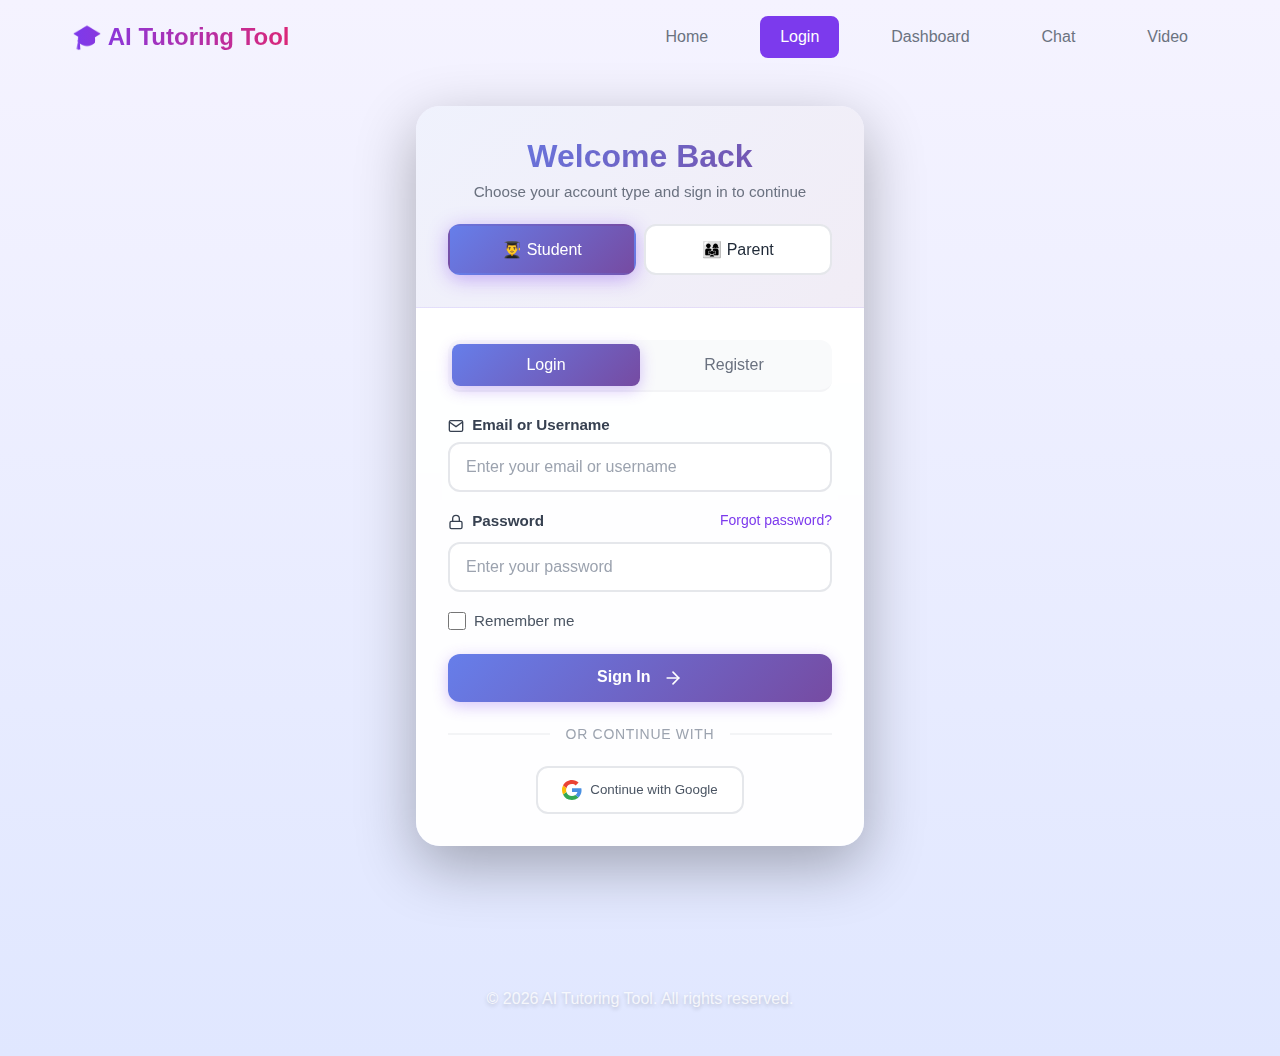
<file: login.html>
<!DOCTYPE html>
<html lang="en">
<head>
  <meta charset="UTF-8">
  <meta name="viewport" content="width=device-width, initial-scale=1.0">
  <title>Login - AI Tutoring Tool</title>
  <link rel="stylesheet" href="styles.css">
  <script src="script.js" defer></script>
  <style>
    body {
      background: linear-gradient(135deg);
      min-height: 100vh;
    }

    .login-container {
      min-height: 80vh;
      display: flex;
      align-items: center;
      justify-content: center;
      padding: 2rem 1rem;
    }

    .login-card {
      width: 100%;
      max-width: 28rem;
      background: rgba(255, 255, 255, 0.95);
      backdrop-filter: blur(10px);
      border-radius: 1.5rem;
      box-shadow: 0 20px 60px rgba(0, 0, 0, 0.3);
      overflow: hidden;
      animation: slideUp 0.5s ease;
    }

    @keyframes slideUp {
      from {
        opacity: 0;
        transform: translateY(30px);
      }
      to {
        opacity: 1;
        transform: translateY(0);
      }
    }

    .login-card-header {
      padding: 2rem;
      text-align: center;
      background: linear-gradient(135deg, rgba(102, 126, 234, 0.1) 0%, rgba(118, 75, 162, 0.1) 100%);
      border-bottom: 1px solid rgba(124, 58, 237, 0.1);
    }

    .login-card-title {
      font-size: 2rem;
      font-weight: bold;
      background: linear-gradient(135deg, #667eea 0%, #764ba2 100%);
      -webkit-background-clip: text;
      background-clip: text;
      color: transparent;
      margin-bottom: 0.5rem;
    }

    .login-card-subtitle {
      color: #6b7280;
      font-size: 0.95rem;
    }

    .tabs {
      display: flex;
      border-bottom: 2px solid #f3f4f6;
      margin-bottom: 1.5rem;
      background: #f9fafb;
      border-radius: 0.75rem;
      padding: 0.25rem;
    }

    .tab {
      flex: 1;
      padding: 0.75rem 1rem;
      cursor: pointer;
      border-radius: 0.5rem;
      text-align: center;
      font-weight: 500;
      transition: all 0.3s ease;
      color: #6b7280;
    }

    .tab:hover {
      background: rgba(124, 58, 237, 0.1);
      color: #7c3aed;
    }

    .tab.active {
      background: linear-gradient(135deg, #667eea 0%, #764ba2 100%);
      color: white;
      box-shadow: 0 4px 15px rgba(124, 58, 237, 0.3);
    }

    .tab-content {
      display: none;
      animation: fadeIn 0.3s ease;
    }

    @keyframes fadeIn {
      from {
        opacity: 0;
      }
      to {
        opacity: 1;
      }
    }

    .tab-content.active {
      display: block;
    }

    .account-type {
      display: flex;
      gap: 0.5rem;
      margin-top: 1.5rem;
    }

    .account-type-option {
      flex: 1;
      text-align: center;
      padding: 0.875rem;
      border: 2px solid #e5e7eb;
      cursor: pointer;
      border-radius: 0.75rem;
      font-weight: 500;
      transition: all 0.3s ease;
      background: white;
      position: relative;
      overflow: hidden;
    }

    .account-type-option::before {
      content: '';
      position: absolute;
      inset: 0;
      background: linear-gradient(135deg, #667eea 0%, #764ba2 100%);
      opacity: 0;
      transition: opacity 0.3s ease;
    }

    .account-type-option span {
      position: relative;
      z-index: 1;
    }

    .account-type-option:hover {
      border-color: #7c3aed;
      transform: translateY(-2px);
      box-shadow: 0 4px 15px rgba(124, 58, 237, 0.2);
    }

    .account-type-option.active {
      background: linear-gradient(135deg, #667eea 0%, #764ba2 100%);
      color: white;
      border-color: transparent;
      box-shadow: 0 4px 20px rgba(124, 58, 237, 0.4);
    }

    .account-type-option.active::before {
      opacity: 1;
    }

    .form-group {
      margin-bottom: 1.25rem;
    }

    .form-label {
      display: block;
      margin-bottom: 0.5rem;
      font-weight: 600;
      color: #374151;
      font-size: 0.95rem;
    }

    .form-input {
      width: 100%;
      padding: 0.875rem 1rem;
      border: 2px solid #e5e7eb;
      border-radius: 0.75rem;
      background-color: white;
      color: #1f2937;
      font-size: 1rem;
      transition: all 0.3s ease;
    }

    .form-input:focus {
      outline: none;
      border-color: #7c3aed;
      box-shadow: 0 0 0 4px rgba(124, 58, 237, 0.1);
      transform: translateY(-1px);
    }

    .form-input::placeholder {
      color: #9ca3af;
    }

    .checkbox-container {
      display: flex;
      align-items: center;
      margin-bottom: 1.5rem;
    }

    .checkbox-container input[type="checkbox"] {
      margin-right: 0.5rem;
      width: 1.125rem;
      height: 1.125rem;
      cursor: pointer;
      accent-color: #7c3aed;
    }

    .checkbox-container label {
      color: #4b5563;
      font-size: 0.95rem;
      cursor: pointer;
    }

    .btn-primary {
      width: 100%;
      padding: 0.875rem 1.5rem;
      background: linear-gradient(135deg, #667eea 0%, #764ba2 100%);
      color: white;
      border: none;
      border-radius: 0.75rem;
      font-weight: 600;
      font-size: 1rem;
      cursor: pointer;
      transition: all 0.3s ease;
      box-shadow: 0 4px 15px rgba(124, 58, 237, 0.3);
    }

    .btn-primary:hover {
      transform: translateY(-2px);
      box-shadow: 0 6px 25px rgba(124, 58, 237, 0.5);
    }

    .btn-primary:active {
      transform: translateY(0);
    }

    .social-login {
      display: flex;
      justify-content: center;
      margin-top: 1rem;
    }

    .social-btn {
      display: flex;
      align-items: center;
      justify-content: center;
      padding: 0.75rem 1.5rem;
      border: 2px solid #e5e7eb;
      border-radius: 0.75rem;
      background-color: white;
      color: #4b5563;
      cursor: pointer;
      transition: all 0.3s ease;
      font-weight: 500;
      gap: 0.5rem;
    }

    .social-btn:hover {
      background-color: #f9fafb;
      border-color: #7c3aed;
      transform: translateY(-2px);
      box-shadow: 0 4px 15px rgba(0, 0, 0, 0.1);
    }

    .divider {
      display: flex;
      align-items: center;
      margin: 1.5rem 0;
    }

    .divider::before,
    .divider::after {
      content: "";
      flex: 1;
      border-top: 2px solid #f3f4f6;
    }

    .divider-text {
      padding: 0 1rem;
      color: #9ca3af;
      font-size: 0.875rem;
      font-weight: 500;
      text-transform: uppercase;
      letter-spacing: 0.05em;
    }

    .text-purple-600 {
      color: #7c3aed;
      text-decoration: none;
      font-weight: 500;
      transition: color 0.2s ease;
    }

    .text-purple-600:hover {
      color: #6d28d9;
      text-decoration: underline;
    }

    .flex {
      display: flex;
    }

    .justify-between {
      justify-content: space-between;
    }

    .mb-1 {
      margin-bottom: 0.25rem;
    }

    .mt-4 {
      margin-top: 1rem;
    }

    .text-sm {
      font-size: 0.875rem;
    }

    .w-full {
      width: 100%;
    }

    .card-content {
      padding: 2rem;
    }

    .text-gray-500 {
      color: #6b7280;
    }

    .mr-2 {
      margin-right: 0.5rem;
    }

    .h-4 {
      height: 1rem;
    }

    .w-4 {
      width: 1rem;
    }
  </style>
</head>
<body>
  <div class="container">
    <!-- Header -->
    <header class="header">
      <div class="logo">🎓 AI Tutoring Tool</div>
      <nav class="nav">
        <a href="index.html" class="nav-link">Home</a>
        <a href="login.html" class="nav-link active">Login</a>
        <a href="dashboard.html" class="nav-link">Dashboard</a>
        <a href="chat.html" class="nav-link">Chat</a>
        <a href="video.html" class="nav-link">Video</a>
      </nav>
    </header>

    <!-- Login Container -->
    <div class="login-container">
      <div class="login-card">
        <div class="login-card-header">
          <h1 class="login-card-title">Welcome Back</h1>
          <p class="login-card-subtitle">Choose your account type and sign in to continue</p>

          <!-- Account Type Selector -->
          <div class="account-type">
            <div class="account-type-option active" data-type="student">
              <span>👨‍🎓 Student</span>
            </div>
            <div class="account-type-option" data-type="parent">
              <span>👨‍👩‍👧 Parent</span>
            </div>
          </div>
        </div>

        <div class="card-content">
          <!-- Tabs -->
          <div class="tabs">
            <div class="tab active" data-tab="login">Login</div>
            <div class="tab" data-tab="register">Register</div>
          </div>

          <!-- Login Form -->
          <div class="tab-content active" id="login-tab">
            <div id="login-error" style="display:none;color:#dc2626;background:#fee2e2;border:1px solid #fca5a5;padding:0.75rem;border-radius:0.5rem;margin-bottom:1rem;font-size:0.9rem;"></div>
            <form id="login-form" onsubmit="handleLogin(event)">
              <div class="form-group">
                <label for="email" class="form-label">
                  <svg xmlns="http://www.w3.org/2000/svg" width="16" height="16" viewBox="0 0 24 24" fill="none" stroke="currentColor" stroke-width="2" style="display: inline-block; vertical-align: middle; margin-right: 0.25rem;">
                    <path d="M4 4h16c1.1 0 2 .9 2 2v12c0 1.1-.9 2-2 2H4c-1.1 0-2-.9-2-2V6c0-1.1.9-2 2-2z"></path>
                    <polyline points="22,6 12,13 2,6"></polyline>
                  </svg>
                  Email or Username
                </label>
                <input type="text" id="email" class="form-input" placeholder="Enter your email or username" required>
              </div>

              <div class="form-group">
                <div class="flex justify-between mb-1">
                  <label for="password" class="form-label">
                    <svg xmlns="http://www.w3.org/2000/svg" width="16" height="16" viewBox="0 0 24 24" fill="none" stroke="currentColor" stroke-width="2" style="display: inline-block; vertical-align: middle; margin-right: 0.25rem;">
                      <rect x="3" y="11" width="18" height="11" rx="2" ry="2"></rect>
                      <path d="M7 11V7a5 5 0 0 1 10 0v4"></path>
                    </svg>
                    Password
                  </label>
                  <a href="#" class="text-purple-600 text-sm" onclick="alert('Password reset coming soon!'); return false;">Forgot password?</a>
                </div>
                <input type="password" id="password" class="form-input" placeholder="Enter your password" required>
              </div>

              <div class="checkbox-container">
                <input type="checkbox" id="remember">
                <label for="remember">Remember me</label>
              </div>

              <button type="submit" class="btn-primary">
                <span>Sign In</span>
                <svg xmlns="http://www.w3.org/2000/svg" width="20" height="20" viewBox="0 0 24 24" fill="none" stroke="currentColor" stroke-width="2" stroke-linecap="round" stroke-linejoin="round" style="display: inline-block; vertical-align: middle; margin-left: 0.5rem;">
                  <path d="M5 12h14"></path>
                  <path d="m12 5 7 7-7 7"></path>
                </svg>
              </button>
            </form>
          </div>

          <!-- Register Form -->
          <div class="tab-content" id="register-tab">
            <div id="register-error" style="display:none;color:#dc2626;background:#fee2e2;border:1px solid #fca5a5;padding:0.75rem;border-radius:0.5rem;margin-bottom:1rem;font-size:0.9rem;"></div>
            <form id="register-form" onsubmit="handleRegister(event)">
              <div class="form-group">
                <label for="name" class="form-label">
                  <svg xmlns="http://www.w3.org/2000/svg" width="16" height="16" viewBox="0 0 24 24" fill="none" stroke="currentColor" stroke-width="2" style="display: inline-block; vertical-align: middle; margin-right: 0.25rem;">
                    <path d="M20 21v-2a4 4 0 0 0-4-4H8a4 4 0 0 0-4 4v2"></path>
                    <circle cx="12" cy="7" r="4"></circle>
                  </svg>
                  Full Name
                </label>
                <input type="text" id="name" class="form-input" placeholder="Enter your full name" required>
              </div>

              <div class="form-group">
                <label for="reg-email" class="form-label">
                  <svg xmlns="http://www.w3.org/2000/svg" width="16" height="16" viewBox="0 0 24 24" fill="none" stroke="currentColor" stroke-width="2" style="display: inline-block; vertical-align: middle; margin-right: 0.25rem;">
                    <path d="M4 4h16c1.1 0 2 .9 2 2v12c0 1.1-.9 2-2 2H4c-1.1 0-2-.9-2-2V6c0-1.1.9-2 2-2z"></path>
                    <polyline points="22,6 12,13 2,6"></polyline>
                  </svg>
                  Email
                </label>
                <input type="email" id="reg-email" class="form-input" placeholder="Enter your email" required>
              </div>

              <div class="form-group">
                <label for="reg-password" class="form-label">
                  <svg xmlns="http://www.w3.org/2000/svg" width="16" height="16" viewBox="0 0 24 24" fill="none" stroke="currentColor" stroke-width="2" style="display: inline-block; vertical-align: middle; margin-right: 0.25rem;">
                    <rect x="3" y="11" width="18" height="11" rx="2" ry="2"></rect>
                    <path d="M7 11V7a5 5 0 0 1 10 0v4"></path>
                  </svg>
                  Password
                </label>
                <input type="password" id="reg-password" class="form-input" placeholder="Create a password" required>
              </div>

              <div class="form-group">
                <label for="confirm-password" class="form-label">
                  <svg xmlns="http://www.w3.org/2000/svg" width="16" height="16" viewBox="0 0 24 24" fill="none" stroke="currentColor" stroke-width="2" style="display: inline-block; vertical-align: middle; margin-right: 0.25rem;">
                    <rect x="3" y="11" width="18" height="11" rx="2" ry="2"></rect>
                    <path d="M7 11V7a5 5 0 0 1 10 0v4"></path>
                  </svg>
                  Confirm Password
                </label>
                <input type="password" id="confirm-password" class="form-input" placeholder="Confirm your password" required>
              </div>

              <div class="checkbox-container">
                <input type="checkbox" id="terms" required>
                <label for="terms">
                  I agree to the <a href="#" class="text-purple-600">terms and conditions</a>
                </label>
              </div>

              <button type="submit" class="btn-primary">
                <span>Create Account</span>
                <svg xmlns="http://www.w3.org/2000/svg" width="20" height="20" viewBox="0 0 24 24" fill="none" stroke="currentColor" stroke-width="2" stroke-linecap="round" stroke-linejoin="round" style="display: inline-block; vertical-align: middle; margin-left: 0.5rem;">
                  <path d="M16 21v-2a4 4 0 0 0-4-4H6a4 4 0 0 0-4 4v2"></path>
                  <circle cx="9" cy="7" r="4"></circle>
                  <line x1="19" x2="19" y1="8" y2="14"></line>
                  <line x1="22" x2="16" y1="11" y2="11"></line>
                </svg>
              </button>
            </form>
          </div>

          <!-- Social Login -->
          <div class="divider">
            <span class="divider-text">Or continue with</span>
          </div>

          <div class="social-login">
            <button class="social-btn" onclick="alert('Google Sign-In coming soon!')">
              <svg xmlns="http://www.w3.org/2000/svg" width="20" height="20" viewBox="0 0 24 24">
                <path fill="#EA4335" d="M5.266 9.765A7.077 7.077 0 0 1 12 4.909c1.69 0 3.218.6 4.418 1.582L19.91 3C17.782 1.145 15.055 0 12 0 7.27 0 3.198 2.698 1.24 6.65l4.026 3.115Z"/>
                <path fill="#34A853" d="M16.04 18.013c-1.09.703-2.474 1.078-4.04 1.078a7.077 7.077 0 0 1-6.723-4.823l-4.04 3.067A11.965 11.965 0 0 0 12 24c2.933 0 5.735-1.043 7.834-3l-3.793-2.987Z"/>
                <path fill="#4A90E2" d="M19.834 21c2.195-2.048 3.62-5.096 3.62-9 0-.71-.109-1.473-.272-2.182H12v4.637h6.436c-.317 1.559-1.17 2.766-2.395 3.558L19.834 21Z"/>
                <path fill="#FBBC05" d="M5.277 14.268A7.12 7.12 0 0 1 4.909 12c0-.782.125-1.533.357-2.235L1.24 6.65A11.934 11.934 0 0 0 0 12c0 1.92.445 3.73 1.237 5.335l4.04-3.067Z"/>
              </svg>
              <span>Continue with Google</span>
            </button>
          </div>
        </div>
      </div>
    </div>

    <!-- Footer -->
    <footer class="footer py-4 text-center" style="background: transparent; border: none; color: white;">
      <p style="color: rgba(255, 255, 255, 0.8); text-shadow: 0 2px 4px rgba(0, 0, 0, 0.2);">
        &copy; <span id="current-year"></span> AI Tutoring Tool. All rights reserved.
        <script>document.getElementById('current-year').textContent = new Date().getFullYear();</script>
      </p>
    </footer>
  </div>

  <script src="api.js"></script>
  <script>
    // Wait for DOM and api.js to load before checking auth
    document.addEventListener('DOMContentLoaded', () => {
      // Redirect if already logged in
      if (isLoggedIn()) window.location.href = 'dashboard.html';
    });

    let selectedRole = 'student';

    // Tab switching
    const tabs = document.querySelectorAll('.tab');
    const tabContents = document.querySelectorAll('.tab-content');
    tabs.forEach(tab => {
      tab.addEventListener('click', () => {
        const tabId = tab.getAttribute('data-tab');
        tabs.forEach(t => t.classList.remove('active'));
        tab.classList.add('active');
        tabContents.forEach(c => {
          c.classList.remove('active');
          if (c.id === `${tabId}-tab`) c.classList.add('active');
        });
      });
    });

    // Account type switching
    document.querySelectorAll('.account-type-option').forEach(opt => {
      opt.addEventListener('click', () => {
        document.querySelectorAll('.account-type-option').forEach(o => o.classList.remove('active'));
        opt.classList.add('active');
        selectedRole = opt.dataset.type;
      });
    });

    function showError(id, msg) {
      const el = document.getElementById(id);
      el.textContent = msg;
      el.style.display = 'block';
    }

    function setLoading(btn, loading) {
      btn.disabled = loading;
      btn.querySelector('span').textContent = loading ? 'Please wait...' : btn.dataset.label;
    }

    async function handleLogin(e) {
      e.preventDefault();
      document.getElementById('login-error').style.display = 'none';
      const btn = e.target.querySelector('button[type="submit"]');
      if (!btn.dataset.label) btn.dataset.label = btn.querySelector('span').textContent;
      setLoading(btn, true);
      try {
        await Auth.login(
          document.getElementById('email').value.trim(),
          document.getElementById('password').value
        );
        window.location.href = 'dashboard.html';
      } catch (err) {
        showError('login-error', err.message);
        setLoading(btn, false);
      }
    }

    async function handleRegister(e) {
      e.preventDefault();
      document.getElementById('register-error').style.display = 'none';
      const password = document.getElementById('reg-password').value;
      const confirm = document.getElementById('confirm-password').value;
      if (password !== confirm) {
        showError('register-error', 'Passwords do not match');
        return;
      }
      const btn = e.target.querySelector('button[type="submit"]');
      if (!btn.dataset.label) btn.dataset.label = btn.querySelector('span').textContent;
      setLoading(btn, true);
      try {
        await Auth.register(
          document.getElementById('name').value.trim(),
          document.getElementById('reg-email').value.trim(),
          password,
          selectedRole
        );
        window.location.href = 'dashboard.html';
      } catch (err) {
        showError('register-error', err.message);
        setLoading(btn, false);
      }
    }
  </script>
</body>
</html>
</file>
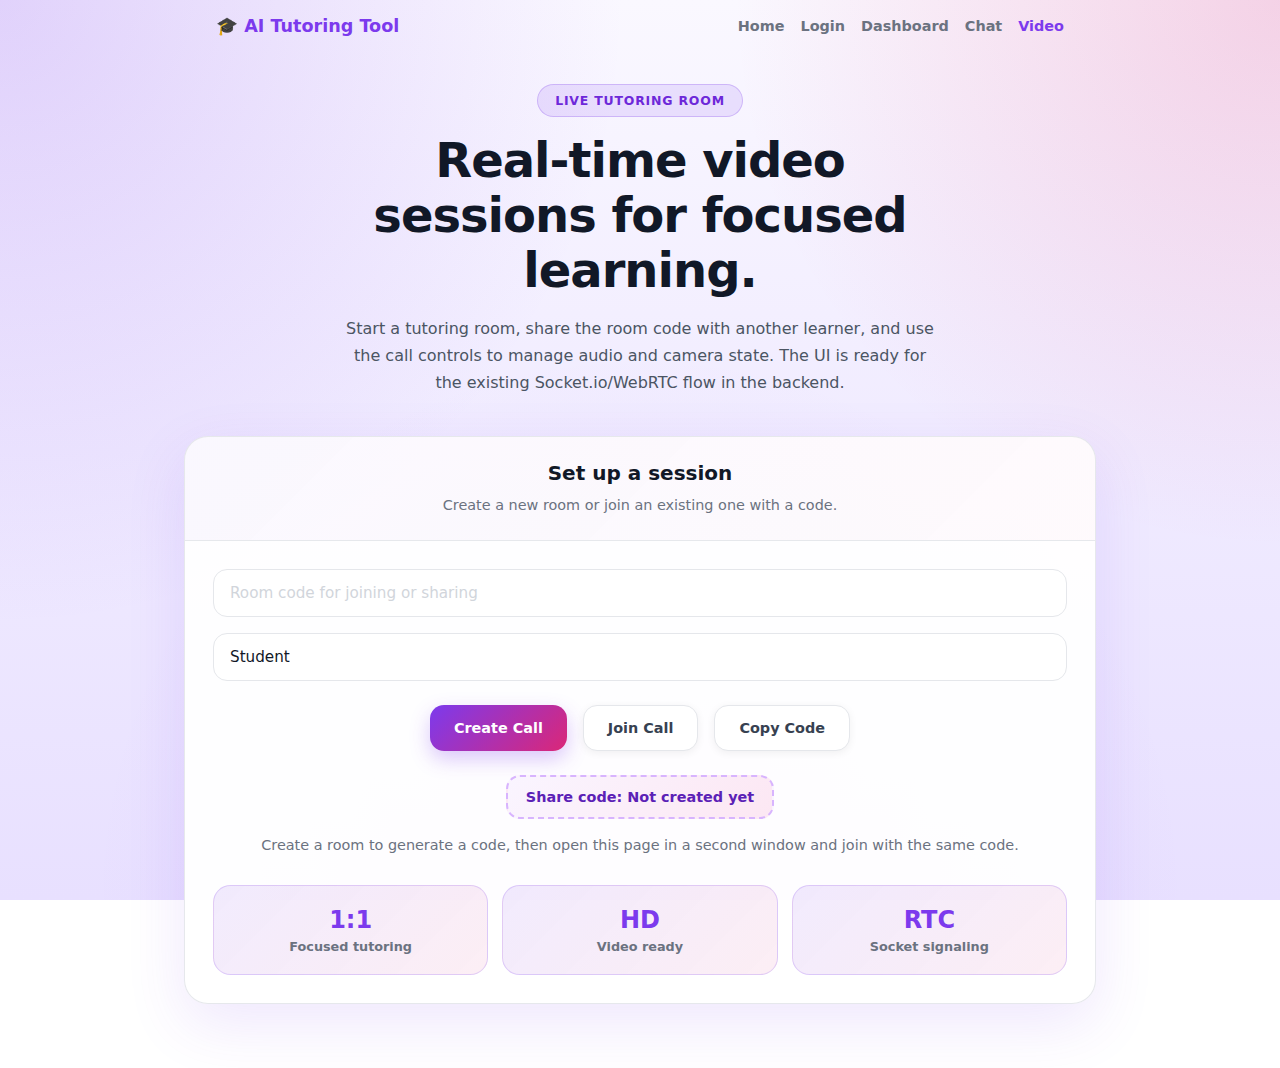
<file: video.html>
<!DOCTYPE html>
<html lang="en">

<head>
	<meta charset="UTF-8">
	<meta name="viewport" content="width=device-width, initial-scale=1.0">
	<title>Video Call - AI Tutoring Tool</title>
	<style>
		*,
		*::before,
		*::after {
			box-sizing: border-box;
			margin: 0;
			padding: 0;
		}

		body {
			font-family: system-ui, -apple-system, sans-serif;
			background:
				radial-gradient(circle at top left, rgba(124, 58, 237, 0.2), transparent 40%),
				radial-gradient(circle at top right, rgba(219, 39, 119, 0.18), transparent 35%),
				radial-gradient(circle at bottom, rgba(124, 58, 237, 0.08), transparent 50%),
				linear-gradient(180deg, #faf8ff 0%, #f0ebff 50%, #e8e0ff 100%);
			min-height: 100vh;
			background-attachment: fixed;
		}

		/* ── HEADER ── */
		.header {
			display: flex;
			align-items: center;
			justify-content: space-between;
			padding: 1rem 2rem;
			flex-wrap: wrap;
			gap: 0.75rem;
		}

		.logo {
			font-size: 1.1rem;
			font-weight: 800;
			color: #7c3aed;
		}

		.nav {
			display: flex;
			gap: 1rem;
			flex-wrap: wrap;
		}

		.nav-link {
			text-decoration: none;
			color: #6b7280;
			font-size: 0.9rem;
			font-weight: 600;
			transition: color 0.2s;
		}

		.nav-link:hover,
		.nav-link.active {
			color: #7c3aed;
		}

		/* ── SHELL ── */
		.video-shell {
			max-width: 960px;
			margin: 0 auto;
			padding: 0 1.5rem 4rem;
		}

		/* ── PAGE INTRO ── */
		.page-intro {
			text-align: center;
			margin: 2rem auto 2.5rem;
			max-width: 600px;
			display: grid;
			gap: 1rem;
			justify-items: center;
		}

		.eyebrow {
			display: inline-flex;
			align-items: center;
			gap: 0.5rem;
			padding: 0.5rem 1.1rem;
			border-radius: 9999px;
			background: rgba(124, 58, 237, 0.12);
			color: #6d28d9;
			font-size: 0.78rem;
			font-weight: 800;
			letter-spacing: 0.8px;
			text-transform: uppercase;
			border: 1px solid rgba(124, 58, 237, 0.25);
		}

		.hero-title {
			font-size: clamp(1.8rem, 4vw, 3rem);
			font-weight: 900;
			color: #111827;
			line-height: 1.15;
			letter-spacing: -1px;
		}

		.hero-copy {
			color: #4b5563;
			font-size: 1rem;
			line-height: 1.7;
		}

		/* ── PANEL ── */
		.panel {
			background: rgba(255, 255, 255, 0.95);
			border: 1.5px solid rgba(229, 231, 235, 0.95);
			border-radius: 1.5rem;
			box-shadow: 0 20px 60px rgba(124, 58, 237, 0.12);
			overflow: hidden;
		}

		.panel-header {
			padding: 1.5rem;
			border-bottom: 1.5px solid rgba(229, 231, 235, 0.95);
			background: linear-gradient(135deg, rgba(124, 58, 237, 0.03), rgba(219, 39, 119, 0.02));
			text-align: center;
			display: flex;
			flex-direction: column;
			align-items: center;
			gap: 0.6rem;
		}

		.panel-title {
			font-size: 1.25rem;
			font-weight: 900;
			color: #111827;
		}

		.panel-subtitle {
			color: #6b7280;
			font-size: 0.9rem;
			font-weight: 500;
			line-height: 1.5;
		}

		.panel-body {
			padding: 1.75rem;
		}

		/* ── SETUP SCREEN ── */
		.input-row {
			display: grid;
			gap: 1rem;
			margin-bottom: 1.5rem;
		}

		.call-input {
			width: 100%;
			padding: 0.875rem 1rem;
			border-radius: 0.875rem;
			border: 1.5px solid #e5e7eb;
			background: white;
			color: #111827;
			font-size: 0.95rem;
			font-family: inherit;
			transition: all 0.2s;
		}

		.call-input:focus {
			outline: none;
			border-color: #7c3aed;
			box-shadow: 0 0 0 3px rgba(124, 58, 237, 0.12);
		}

		.call-input::placeholder {
			color: #d1d5db;
		}

		.action-row {
			display: flex;
			gap: 1rem;
			flex-wrap: wrap;
			justify-content: center;
		}

		.share-row {
			display: flex;
			gap: 1rem;
			align-items: center;
			margin-top: 1.5rem;
			flex-wrap: wrap;
			justify-content: center;
		}

		.share-code {
			padding: 0.75rem 1.1rem;
			border-radius: 0.875rem;
			border: 2px dashed #d8b4fe;
			background: linear-gradient(135deg, #faf5ff, #fce7f3);
			color: #5b21b6;
			font-weight: 700;
			font-size: 0.9rem;
			white-space: nowrap;
			cursor: pointer;
		}

		.stats-grid {
			display: grid;
			grid-template-columns: repeat(3, 1fr);
			gap: 0.875rem;
			margin-top: 1.75rem;
		}

		.stat-card {
			padding: 1.25rem;
			border-radius: 1.1rem;
			background: linear-gradient(135deg, rgba(124, 58, 237, 0.1), rgba(219, 39, 119, 0.08));
			border: 1.5px solid rgba(124, 58, 237, 0.2);
			text-align: center;
		}

		.stat-value {
			display: block;
			font-size: 1.5rem;
			font-weight: 900;
			color: #7c3aed;
		}

		.stat-label {
			display: block;
			margin-top: 0.3rem;
			color: #6b7280;
			font-size: 0.8rem;
			font-weight: 600;
		}

		.cta-btn {
			display: inline-flex;
			align-items: center;
			justify-content: center;
			gap: 0.5rem;
			padding: 0.875rem 1.5rem;
			border-radius: 0.875rem;
			border: 0;
			font-weight: 700;
			font-size: 0.9rem;
			cursor: pointer;
			transition: all 0.2s;
			font-family: inherit;
		}

		.cta-btn:hover {
			transform: translateY(-1px);
		}

		.cta-btn:active {
			transform: scale(0.97);
		}

		.cta-btn:disabled {
			opacity: 0.5;
			cursor: not-allowed;
		}

		.cta-primary {
			background: linear-gradient(135deg, #7c3aed, #db2777);
			color: white;
			box-shadow: 0 8px 20px rgba(124, 58, 237, 0.28);
		}

		.cta-primary:hover {
			box-shadow: 0 12px 28px rgba(124, 58, 237, 0.38);
		}

		.cta-secondary {
			background: white;
			color: #374151;
			border: 1.5px solid #e5e7eb;
			box-shadow: 0 2px 8px rgba(0, 0, 0, 0.06);
		}

		.cta-secondary:hover {
			border-color: #7c3aed;
			color: #7c3aed;
		}

		/* ── STATUS CHIP ── */
		.status-chip {
			display: inline-flex;
			align-items: center;
			gap: 0.5rem;
			padding: 0.55rem 1rem;
			border-radius: 9999px;
			background: rgba(255, 255, 255, 0.95);
			color: #374151;
			font-size: 0.85rem;
			font-weight: 700;
			box-shadow: 0 2px 8px rgba(0, 0, 0, 0.08);
			border: 1px solid rgba(0, 0, 0, 0.06);
		}

		.status-dot {
			width: 0.65rem;
			height: 0.65rem;
			border-radius: 50%;
			background: #f59e0b;
			flex-shrink: 0;
			animation: pulse-dot 2s ease-in-out infinite;
		}

		.status-dot.connected {
			background: #10b981;
			animation: none;
		}

		.status-dot.error {
			background: #ef4444;
			animation: none;
		}

		@keyframes pulse-dot {

			0%,
			100% {
				opacity: 1;
			}

			50% {
				opacity: 0.35;
			}
		}

		/* ── ROOM CODE PILL ── */
		.room-code {
			display: inline-flex;
			align-items: center;
			gap: 0.5rem;
			padding: 0.6rem 1.1rem;
			border-radius: 9999px;
			background: linear-gradient(135deg, #ede9fe, #fce7f3);
			color: #7c3aed;
			font-weight: 800;
			font-size: 0.9rem;
			letter-spacing: 0.5px;
			border: 1px solid rgba(124, 58, 237, 0.2);
		}

		/* ── CALL SCREEN LAYOUT ── */
		/* Two columns: video stack (left) | sidebar (right) */
		.call-layout {
			display: grid;
			grid-template-columns: 1fr 240px;
			grid-template-rows: 1fr auto;
			gap: 1rem;
			min-height: 0;
		}

		/* Video stack occupies left column, spans both rows */
		.video-stack {
			grid-column: 1;
			grid-row: 1;
			display: grid;
			grid-template-columns: 1fr 1fr;
			gap: 0.875rem;
			align-items: start;
		}

		/* Toolbar spans full width below video+sidebar */
		.video-toolbar {
			grid-column: 1 / -1;
			grid-row: 2;
			display: flex;
			justify-content: center;
			gap: 0.875rem;
			flex-wrap: wrap;
			padding: 1rem 1.25rem;
			background: rgba(15, 23, 42, 0.06);
			border-radius: 1rem;
			border: 1px solid rgba(0, 0, 0, 0.06);
		}

		/* Sidebar: right column, row 1 only */
		.participants-sidebar {
			grid-column: 2;
			grid-row: 1;
			display: flex;
			flex-direction: column;
			gap: 0.75rem;
			min-height: 0;
		}

		/* ── MEDIA TILE ── */
		.media-tile {
			position: relative;
			border-radius: 1rem;
			overflow: hidden;
			background: linear-gradient(135deg, #0f172a, #4c1d95);
			border: 1px solid rgba(255, 255, 255, 0.12);
			box-shadow: 0 8px 24px rgba(0, 0, 0, 0.18);
			aspect-ratio: 16 / 9;
			/* landscape for webcam */
		}

		.media-label {
			position: absolute;
			top: 0.875rem;
			left: 0.875rem;
			z-index: 10;
			padding: 0.4rem 0.75rem;
			border-radius: 9999px;
			background: rgba(17, 24, 39, 0.85);
			backdrop-filter: blur(8px);
			color: white;
			font-size: 0.78rem;
			font-weight: 700;
			text-transform: uppercase;
			letter-spacing: 0.5px;
			border: 1px solid rgba(255, 255, 255, 0.15);
		}

		.media-video {
			position: absolute;
			inset: 0;
			width: 100%;
			height: 100%;
			object-fit: cover;
			background: #0f172a;
		}

		.media-placeholder {
			position: absolute;
			inset: 0;
			display: grid;
			place-items: center;
			padding: 1.5rem;
			text-align: center;
			color: rgba(255, 255, 255, 0.9);
			background: linear-gradient(135deg, rgba(15, 23, 42, 0.92), rgba(76, 29, 149, 0.88));
			z-index: 5;
		}

		.media-placeholder strong {
			display: block;
			font-size: 0.95rem;
			font-weight: 800;
			margin-bottom: 0.4rem;
		}

		.media-placeholder p {
			font-size: 0.82rem;
			line-height: 1.5;
			color: rgba(255, 255, 255, 0.72);
		}

		/* ── TOOLBAR BUTTONS ── */
		.tool-btn {
			width: 3.25rem;
			height: 3.25rem;
			border-radius: 50%;
			border: 1px solid rgba(255, 255, 255, 0.15);
			background: rgba(255, 255, 255, 0.18);
			color: white;
			cursor: pointer;
			display: inline-flex;
			align-items: center;
			justify-content: center;
			font-size: 1.1rem;
			transition: all 0.2s;
			backdrop-filter: blur(8px);
			box-shadow: 0 4px 12px rgba(0, 0, 0, 0.15);
		}

		.tool-btn:hover {
			transform: translateY(-2px) scale(1.06);
			background: rgba(255, 255, 255, 0.28);
		}

		.tool-btn:active {
			transform: scale(0.96);
		}

		.tool-btn.active {
			background: rgba(16, 185, 129, 0.88);
			border-color: rgba(16, 185, 129, 0.4);
			box-shadow: 0 6px 16px rgba(16, 185, 129, 0.3);
		}

		.tool-btn.end-call {
			background: rgba(239, 68, 68, 0.85);
			border-color: rgba(239, 68, 68, 0.4);
			box-shadow: 0 6px 16px rgba(239, 68, 68, 0.28);
		}

		.tool-btn.end-call:hover {
			background: rgba(239, 68, 68, 1);
		}

		/* ── PARTICIPANT ROW ── */
		.participant-row {
			padding: 1rem;
			border-radius: 1rem;
			background: white;
			border: 1.5px solid #e5e7eb;
			box-shadow: 0 2px 8px rgba(15, 23, 42, 0.05);
			transition: all 0.2s;
		}

		.participant-row:hover {
			border-color: #c4b5fd;
			box-shadow: 0 6px 16px rgba(124, 58, 237, 0.1);
		}

		.participant-row-header {
			display: flex;
			align-items: center;
			justify-content: space-between;
			gap: 0.5rem;
			margin-bottom: 0.625rem;
			flex-wrap: wrap;
		}

		.participant-name {
			font-weight: 800;
			color: #111827;
			font-size: 0.9rem;
		}

		.participant-status {
			display: inline-flex;
			align-items: center;
			gap: 0.3rem;
			padding: 0.25rem 0.6rem;
			border-radius: 9999px;
			font-size: 0.72rem;
			font-weight: 700;
			background: #dcfce7;
			color: #166534;
			border: 1px solid #bbf7d0;
		}

		.participant-status.offline {
			background: #fee2e2;
			color: #991b1b;
			border-color: #fecaca;
		}

		.participant-metadata {
			display: flex;
			flex-wrap: wrap;
			gap: 0.4rem;
			margin-top: 0.5rem;
		}

		.meta-pill {
			display: inline-flex;
			align-items: center;
			gap: 0.3rem;
			padding: 0.3rem 0.625rem;
			border-radius: 9999px;
			background: #f3f4f6;
			color: #4b5563;
			font-size: 0.75rem;
			font-weight: 600;
			border: 1px solid #e5e7eb;
		}

		/* ── UTILITIES ── */
		.hidden {
			display: none !important;
		}

		/* ── RESPONSIVE ── */
		@media (max-width: 700px) {
			.call-layout {
				grid-template-columns: 1fr;
				grid-template-rows: auto auto auto;
			}

			.video-stack {
				grid-column: 1;
				grid-row: 1;
				grid-template-columns: 1fr 1fr;
				gap: 0.75rem;
			}

			.participants-sidebar {
				grid-column: 1;
				grid-row: 2;
				max-height: 300px;
				overflow-y: auto;
			}

			.video-toolbar {
				grid-column: 1;
				grid-row: 3;
				gap: 0.75rem;
				padding: 0.875rem;
			}

			.media-tile {
				aspect-ratio: 16 / 9;
				border-radius: 0.75rem;
			}
		}

		@media (max-width: 480px) {
			.video-stack {
				grid-template-columns: 1fr;
			}

			.media-tile {
				aspect-ratio: 16 / 9;
			}

			.video-shell {
				padding: 0 0.875rem 3rem;
			}
		}
	</style>
</head>

<body>
	<div class="video-shell">
		<header class="header">
			<div class="logo">🎓 AI Tutoring Tool</div>
			<nav class="nav">
				<a href="index.html" class="nav-link">Home</a>
				<a href="login.html" class="nav-link">Login</a>
				<a href="dashboard.html" class="nav-link">Dashboard</a>
				<a href="chat.html" class="nav-link">Chat</a>
				<a href="video.html" class="nav-link active">Video</a>
			</nav>
		</header>

		<section class="page-intro">
			<span class="eyebrow">Live tutoring room</span>
			<h1 class="hero-title">Real-time video sessions for focused learning.</h1>
			<p class="hero-copy">
				Start a tutoring room, share the room code with another learner, and use the call controls to manage audio and
				camera state.
				The UI is ready for the existing Socket.io/WebRTC flow in the backend.
			</p>
		</section>

		<!-- SETUP SCREEN -->
		<div id="setup-screen" class="panel">
			<div class="panel-header">
				<div class="panel-title">Set up a session</div>
				<div class="panel-subtitle">Create a new room or join an existing one with a code.</div>
			</div>
			<div class="panel-body">
				<div class="input-row">
					<input id="room-code-input" class="call-input" type="text" placeholder="Room code for joining or sharing">
					<input id="display-name-input" class="call-input" type="text" placeholder="Display name" value="Student">
				</div>
				<div class="action-row">
					<button id="create-call-btn" class="cta-btn cta-primary" type="button">Create Call</button>
					<button id="join-call-btn" class="cta-btn cta-secondary" type="button">Join Call</button>
					<button id="copy-room-btn" class="cta-btn cta-secondary" type="button">Copy Code</button>
				</div>
				<div class="share-row">
					<div class="share-code">Share code: <span id="share-room-code">Not created yet</span></div>
					<p class="panel-subtitle" id="setup-hint" style="margin:0;">Create a room to generate a code, then open this
						page in a second window and join with the same code.</p>
				</div>
				<div class="stats-grid">
					<div class="stat-card">
						<span class="stat-value">1:1</span>
						<span class="stat-label">Focused tutoring</span>
					</div>
					<div class="stat-card">
						<span class="stat-value">HD</span>
						<span class="stat-label">Video ready</span>
					</div>
					<div class="stat-card">
						<span class="stat-value">RTC</span>
						<span class="stat-label">Socket signaling</span>
					</div>
				</div>
			</div>
		</div>

		<!-- CALL SCREEN -->
		<div id="call-screen" class="panel hidden">
			<div class="panel-header">
				<div class="room-code">Room: <span id="active-room-code">TUTOR-204</span></div>
				<div class="panel-subtitle">You are now in a live tutoring session.</div>
				<div id="connection-status" class="status-chip">
					<span id="status-dot" class="status-dot"></span>
					<span id="status-text">Waiting for another participant</span>
				</div>
			</div>

			<div class="panel-body">
				<div class="call-layout">

					<!-- LEFT: two video tiles side by side -->
					<div class="video-stack">
						<!-- LOCAL tile -->
						<div class="media-tile">
							<div class="media-label">You</div>
							<video id="local-video" class="media-video" autoplay muted playsinline></video>
							<div id="local-placeholder" class="media-placeholder">
								<div>
									<strong>Local preview</strong>
									<p>Grant camera and microphone access to see yourself here.</p>
								</div>
							</div>
						</div>

						<!-- REMOTE tile -->
						<div class="media-tile">
							<div class="media-label">Peer</div>
							<video id="remote-video" class="media-video" autoplay playsinline></video>
							<div id="remote-placeholder" class="media-placeholder">
								<div>
									<strong>Waiting for peer</strong>
									<p>Join from a second browser or device to start the 1:1 call.</p>
								</div>
							</div>
						</div>
					</div>

					<!-- RIGHT: participants sidebar -->
					<aside class="participants-sidebar">
						<div id="participants-list" class="participant-list"></div>
					</aside>

					<!-- BOTTOM: toolbar spans full width -->
					<div class="video-toolbar">
						<button id="mic-btn" class="tool-btn active" type="button" aria-label="Toggle microphone"
							title="Toggle microphone (M)">🎤</button>
						<button id="camera-btn" class="tool-btn active" type="button" aria-label="Toggle camera"
							title="Toggle camera (C)">📹</button>
						<button id="end-call-btn" class="tool-btn end-call" type="button" aria-label="End call"
							title="End call (E)">📞</button>
					</div>

				</div>
			</div>
		</div>
	</div>

	<script src="http://localhost:3000/socket.io/socket.io.js"></script>
	<script>
		// ── Room / call state ──
		let roomCode = '';
		let displayName = '';
		let localStream = null;
		let peerConnection = null;
		let socket = null;
		let remotePeerId = null;
		let micEnabled = true;
		let cameraEnabled = true;

		const setupScreen = document.getElementById('setup-screen');
		const callScreen = document.getElementById('call-screen');
		const statusDot = document.getElementById('status-dot');
		const statusText = document.getElementById('status-text');

		const rtcConfig = {
			iceServers: [
				{ urls: 'stun:stun.l.google.com:19302' },
				{ urls: 'stun:stun1.l.google.com:19302' }
			]
		};

		// ── Update status ──
		function setStatus(text, state = 'pending') {
			statusText.textContent = text;
			statusDot.classList.remove('connected', 'error');
			if (state === 'connected') statusDot.classList.add('connected');
			if (state === 'error') statusDot.classList.add('error');
		}

		// ── Create RTCPeerConnection ──
		function createPeerConnection() {
			if (peerConnection) return peerConnection;

			peerConnection = new RTCPeerConnection(rtcConfig);

			if (localStream) {
				localStream.getTracks().forEach(track => {
					peerConnection.addTrack(track, localStream);
				});
			}

			peerConnection.ontrack = (event) => {
				console.log('Remote track received:', event.track.kind);
				const remoteVideo = document.getElementById('remote-video');
				remoteVideo.srcObject = event.streams[0];
				document.getElementById('remote-placeholder').style.display = 'none';
				setStatus('Connected', 'connected');
			};

			peerConnection.onicecandidate = (event) => {
				if (event.candidate && socket && remotePeerId) {
					socket.emit('ice-candidate', {
						to: remotePeerId,
						candidate: event.candidate
					});
				}
			};

			peerConnection.onconnectionstatechange = () => {
				console.log('Connection state:', peerConnection.connectionState);
				if (peerConnection.connectionState === 'connected') {
					setStatus('Connected', 'connected');
				} else if (peerConnection.connectionState === 'failed') {
					setStatus('Connection failed', 'error');
				} else if (peerConnection.connectionState === 'disconnected') {
					setStatus('Disconnected', 'pending');
				}
			};

			return peerConnection;
		}

		// ── Create offer ──
		async function createOffer() {
			if (!peerConnection) return;
			try {
				const offer = await peerConnection.createOffer();
				await peerConnection.setLocalDescription(offer);
				socket.emit('offer', {
					to: remotePeerId,
					offer: offer
				});
			} catch (e) {
				console.error('Failed to create offer:', e);
				setStatus('Failed to create offer', 'error');
			}
		}

		// ── Create answer ──
		async function createAnswer(offer) {
			if (!peerConnection) return;
			try {
				await peerConnection.setRemoteDescription(offer);
				const answer = await peerConnection.createAnswer();
				await peerConnection.setLocalDescription(answer);
				socket.emit('answer', {
					to: remotePeerId,
					answer: answer
				});
			} catch (e) {
				console.error('Failed to create answer:', e);
				setStatus('Failed to create answer', 'error');
			}
		}

		// ── Create call ──
		document.getElementById('create-call-btn').addEventListener('click', async () => {
			displayName = document.getElementById('display-name-input').value.trim() || 'Student';
			roomCode = 'ROOM-' + Math.random().toString(36).substring(2, 8).toUpperCase();
			document.getElementById('share-room-code').textContent = roomCode;
			document.getElementById('active-room-code').textContent = roomCode;
			document.getElementById('room-code-input').value = roomCode;
			await startCall();
		});

		// ── Join call ──
		document.getElementById('join-call-btn').addEventListener('click', async () => {
			const code = document.getElementById('room-code-input').value.trim();
			displayName = document.getElementById('display-name-input').value.trim() || 'Student';
			if (!code) { alert('Enter a room code first.'); return; }
			roomCode = code;
			document.getElementById('active-room-code').textContent = roomCode;
			await startCall();
		});

		// ── Copy code ──
		document.getElementById('copy-room-btn').addEventListener('click', () => {
			const code = document.getElementById('share-room-code').textContent;
			if (code === 'Not created yet') { alert('Create a room first.'); return; }
			navigator.clipboard.writeText(code).then(() => alert('Room code copied!'));
		});

		// ── Start call ──
		async function startCall() {
			setupScreen.classList.add('hidden');
			callScreen.classList.remove('hidden');
			setStatus('Requesting camera...', 'pending');

			try {
				localStream = await navigator.mediaDevices.getUserMedia({ video: true, audio: true });
				const localVideo = document.getElementById('local-video');
				localVideo.srcObject = localStream;
				document.getElementById('local-placeholder').style.display = 'none';
			} catch (e) {
				console.error('Camera/mic error:', e);
				setStatus('Camera/mic not available', 'error');
				return;
			}

			setStatus('Connecting to room...', 'pending');
			connectToServer();
		}

		// ── Connect to backend via Socket.io ──
		function connectToServer() {
			socket = io('https://learning-tutor-api.onrender.com', {
				reconnection: true,
				reconnectionDelay: 1000,
				reconnectionDelayMax: 5000,
				reconnectionAttempts: 5
			});

			socket.on('connect', () => {
				console.log('Socket connected:', socket.id);
				socket.emit('join-room', {
					roomCode: roomCode,
					userName: displayName
				});
				setStatus('Joined room, waiting for peer...', 'pending');
			});

			socket.on('room-peers', (peers) => {
				console.log('Room peers:', peers);
				if (peers.length > 0) {
					const peer = peers[0];
					remotePeerId = peer.id;
					console.log('Found existing peer:', remotePeerId);
					createPeerConnection();
					createOffer();
				} else {
					setStatus('Waiting for another participant...', 'pending');
				}
				addParticipant(displayName, 1, true);
			});

			socket.on('peer-joined', async ({ id, name }) => {
				console.log('Peer joined:', id, name);
				if (!remotePeerId) {
					remotePeerId = id;
					createPeerConnection();
					setStatus('Peer joined, establishing connection...', 'pending');
				}
				addParticipant(name, 2, true);
			});

			socket.on('offer', async ({ from, offer }) => {
				console.log('Received offer from:', from);
				remotePeerId = from;
				createPeerConnection();
				await createAnswer(offer);
			});

			socket.on('answer', async ({ answer }) => {
				console.log('Received answer');
				if (peerConnection) {
					await peerConnection.setRemoteDescription(answer);
				}
			});

			socket.on('ice-candidate', async ({ candidate }) => {
				if (peerConnection && candidate) {
					try {
						await peerConnection.addIceCandidate(candidate);
					} catch (e) {
						console.error('Failed to add ICE candidate:', e);
					}
				}
			});

			socket.on('peer-left', () => {
				console.log('Peer left');
				if (peerConnection) {
					peerConnection.close();
					peerConnection = null;
				}
				document.getElementById('remote-video').srcObject = null;
				document.getElementById('remote-placeholder').style.display = 'grid';
				remotePeerId = null;
				setStatus('Peer disconnected, waiting for another...', 'pending');
			});

			socket.on('connect_error', (error) => {
				console.error('Socket connection error:', error);
				setStatus('Connection error: ' + error, 'error');
			});
		}

		// ── Add participant card ──
		function addParticipant(name, joinOrder, micOn, cameraOn = true) {
			const list = document.getElementById('participants-list');
			if (list.children.length === 0) {
				const row = document.createElement('div');
				row.className = 'participant-row';
				row.innerHTML = `
					<div class="participant-row-header">
						<span class="participant-name">${name} (You)</span>
						<span class="participant-status">Connected</span>
					</div>
					<div class="participant-metadata">
						<span class="meta-pill">Joined #${joinOrder}</span>
						<span class="meta-pill" id="mic-status-pill">${micOn ? 'Mic On' : 'Mic Off'}</span>
						<span class="meta-pill" id="cam-status-pill">${cameraOn ? 'Camera On' : 'Camera Off'}</span>
					</div>`;
				list.appendChild(row);
			}
		}

		// ── Mic toggle ──
		document.getElementById('mic-btn').addEventListener('click', () => {
			micEnabled = !micEnabled;
			if (localStream) localStream.getAudioTracks().forEach(t => t.enabled = micEnabled);
			const btn = document.getElementById('mic-btn');
			btn.classList.toggle('active', micEnabled);
			btn.title = micEnabled ? 'Mute microphone (M)' : 'Unmute microphone (M)';
			const pill = document.getElementById('mic-status-pill');
			if (pill) pill.textContent = micEnabled ? 'Mic On' : 'Mic Off';
		});

		// ── Camera toggle ──
		document.getElementById('camera-btn').addEventListener('click', () => {
			cameraEnabled = !cameraEnabled;
			if (localStream) localStream.getVideoTracks().forEach(t => t.enabled = cameraEnabled);
			const btn = document.getElementById('camera-btn');
			btn.classList.toggle('active', cameraEnabled);
			btn.title = cameraEnabled ? 'Stop camera (C)' : 'Start camera (C)';
			const pill = document.getElementById('cam-status-pill');
			if (pill) pill.textContent = cameraEnabled ? 'Camera On' : 'Camera Off';
			document.getElementById('local-placeholder').style.display = cameraEnabled ? 'none' : 'grid';
		});

		// ── End call ──
		document.getElementById('end-call-btn').addEventListener('click', () => {
			if (localStream) localStream.getTracks().forEach(t => t.stop());
			if (peerConnection) peerConnection.close();
			if (socket) socket.disconnect();

			localStream = null;
			peerConnection = null;
			remotePeerId = null;

			document.getElementById('local-video').srcObject = null;
			document.getElementById('remote-video').srcObject = null;
			document.getElementById('local-placeholder').style.display = 'grid';
			document.getElementById('remote-placeholder').style.display = 'grid';
			document.getElementById('participants-list').innerHTML = '';
			callScreen.classList.add('hidden');
			setupScreen.classList.remove('hidden');
		});

		// ── Keyboard shortcuts ──
		document.addEventListener('keydown', (e) => {
			if (e.target.tagName === 'INPUT') return;
			if (e.key === 'm' || e.key === 'M') document.getElementById('mic-btn').click();
			if (e.key === 'c' || e.key === 'C') document.getElementById('camera-btn').click();
			if (e.key === 'e' || e.key === 'E') document.getElementById('end-call-btn').click();
		});
	</script>
</body>

</html>
</file>
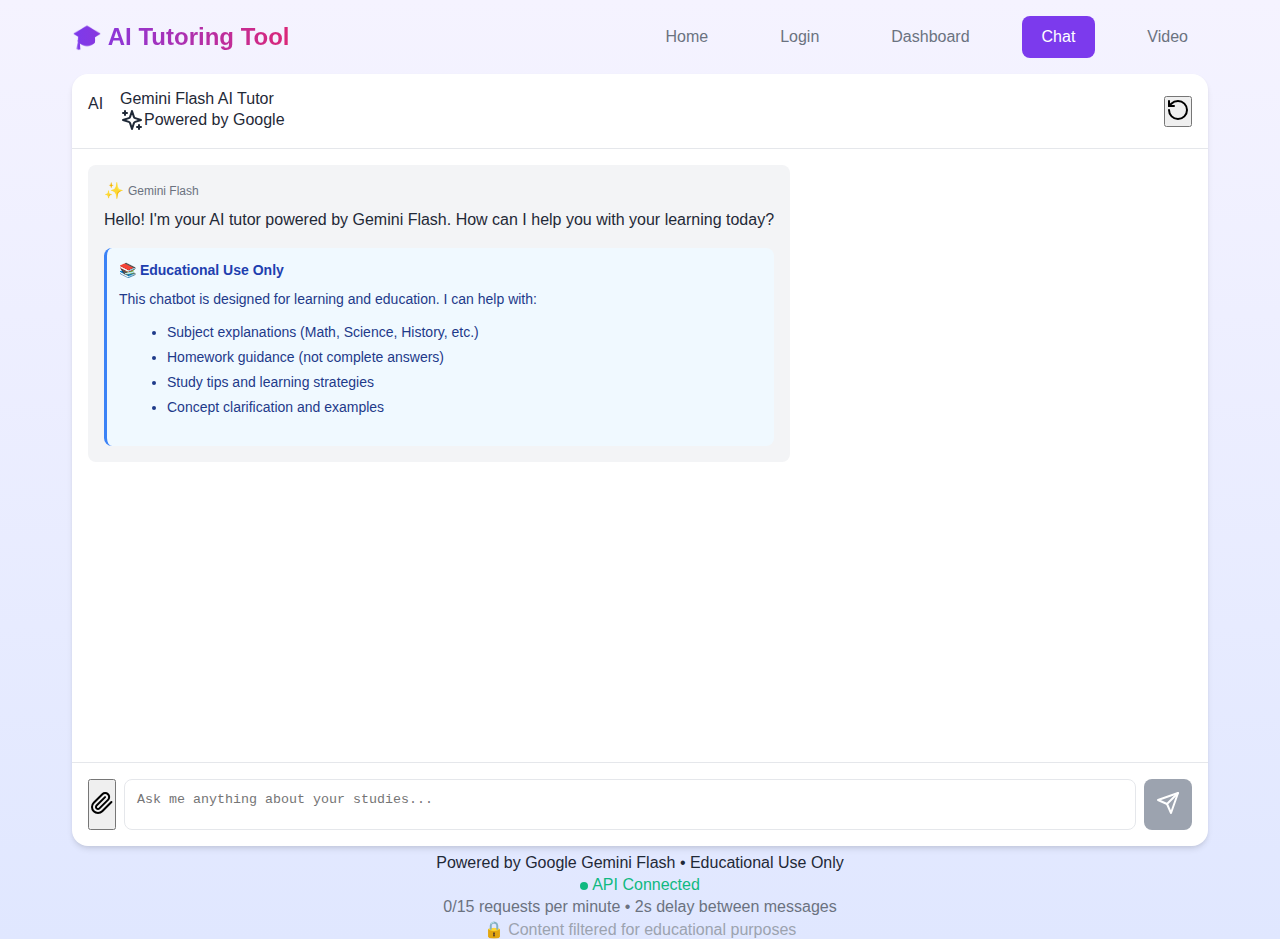
<file: project/chat.html>
<!DOCTYPE html>
<html lang="en">

<head>
  <meta charset="UTF-8">
  <meta name="viewport" content="width=device-width, initial-scale=1.0">
  <title>Chat - AI Tutoring Tool</title>
  <link rel="stylesheet" href="styles.css">
  <script src="script.js" defer></script>
  <style>
    .chat-container {
      height: calc(100vh - 8rem);
      display: flex;
      flex-direction: column;
    }

    .chat-header {
      display: flex;
      align-items: center;
      justify-content: space-between;
      padding: 1rem;
      border-bottom: 1px solid #e5e7eb;
    }

    .chat-title {
      display: flex;
      align-items: center;
    }

    .chat-avatar {
      width: 2rem;
      height: 2rem;
      border-radius: 9999px;
      /* educational topics UI removed */
    }

    .chat-action-btn:hover {
      background-color: #f3f4f6;
      color: #7c3aed;
    }

    .chat-action-btn.active {
      background-color: #ede9fe;
      color: #7c3aed;
    }

    .chat-content {
      flex: 1;
      overflow-y: auto;
      padding: 1rem;
    }

    .user-message,
    .bot-message {
      margin-bottom: 1rem;
    }

    .user-message {
      display: flex;
      justify-content: flex-end;
    }

    .bot-message {
      display: flex;
      justify-content: flex-start;
    }

    .message-bubble {
      max-width: 80%;
      padding: 1rem;
      border-radius: 0.5rem;
    }

    .message-bubble.user {
      background-color: #7c3aed;
      color: white;
    }

    .message-bubble.bot {
      background-color: #f3f4f6;
      color: #1f2937;
    }

    .bot-header {
      display: flex;
      align-items: center;
      margin-bottom: 0.5rem;
    }

    .bot-icon {
      margin-right: 0.25rem;
    }

    .bot-name {
      font-size: 0.75rem;
      color: #6b7280;
    }

    .bot-content {
      line-height: 1.5;
    }

    .response-list {
      list-style-type: disc;
      padding-left: 1.5rem;
      margin: 0.5rem 0;
    }

    .loading-dots {
      display: flex;
      gap: 0.25rem;
    }

    .dot {
      width: 0.5rem;
      height: 0.5rem;
      background-color: #7c3aed;
      border-radius: 50%;
    }

    .chat-input {
      border-top: 1px solid #e5e7eb;
      padding: 1rem;
    }

    .chat-form {
      display: flex;
      gap: 0.5rem;
    }

    .chat-textarea {
      flex: 1;
      padding: 0.75rem;
      border: 1px solid #e5e7eb;
      border-radius: 0.5rem;
      resize: none;
      min-height: 2.5rem;
      max-height: 10rem;
    }

    .chat-textarea:focus {
      outline: none;
      border-color: #7c3aed;
      box-shadow: 0 0 0 2px rgba(124, 58, 237, 0.2);
    }

    .chat-send-btn {
      padding: 0.75rem;
      background-color: #7c3aed;
      color: white;
      border: none;
      border-radius: 0.5rem;
      cursor: pointer;
    }

    .chat-send-btn:hover {
      background-color: #6d28d9;
    }

    .chat-send-btn:disabled {
      background-color: #9ca3af;
      cursor: not-allowed;
    }

    /* Learning resources UI removed */

    .resource-icon {
      width: 2.5rem;
      height: 2.5rem;
      border-radius: 9999px;
      background-color: #ede9fe;
      display: flex;
      align-items: center;
      justify-content: center;
      margin-right: 0.75rem;
    }

    .resource-type {
      font-size: 0.75rem;
      color: #6b7280;
      text-transform: capitalize;
    }

    /* Add these styles to your existing CSS */
    .bot-content p {
      margin-bottom: 0.75rem;
    }

    .bot-content p:last-child {
      margin-bottom: 0;
    }

    .bot-content ul,
    .bot-content ol {
      margin-top: 0.5rem;
      margin-bottom: 1rem;
      padding-left: 1.5rem;
    }

    .bot-content li {
      margin-bottom: 0.25rem;
    }

    .bot-content code {
      background-color: #f1f1f1;
      padding: 0.2rem 0.4rem;
      border-radius: 0.25rem;
      font-family: monospace;
      font-size: 0.9em;
    }

    .bot-content pre {
      background-color: #f1f1f1;
      padding: 1rem;
      border-radius: 0.5rem;
      overflow-x: auto;
      margin: 1rem 0;
    }

    /* Animation for dots */
    .dot:nth-child(1) {
      animation: bounce 1.5s infinite;
    }

    .dot:nth-child(2) {
      animation: bounce 1.5s infinite 0.2s;
    }

    .dot:nth-child(3) {
      animation: bounce 1.5s infinite 0.4s;
    }

    @keyframes bounce {

      0%,
      100% {
        transform: translateY(0);
      }

      50% {
        transform: translateY(-5px);
      }
    }
  </style>
</head>

<body>
  <div class="container">
    <!-- Header -->
    <header class="header">
      <div class="logo">🎓 AI Tutoring Tool</div>
      <nav class="nav">
        <a href="index.html" class="nav-link">Home</a>
        <a href="login.html" class="nav-link">Login</a>
        <a href="dashboard.html" class="nav-link">Dashboard</a>
        <a href="chat.html" class="nav-link active">Chat</a>
        <a href="video.html" class="nav-link">Video</a>
      </nav>
    </header>

    <!-- Chat Container -->
    <div class="card chat-container">
      <!-- Chat Header -->
      <div class="chat-header">
        <div class="chat-title">
          <div class="chat-avatar">AI</div>
          <div>
            <div class="font-medium">Gemini Flash AI Tutor</div>
            <div class="text-xs text-gray-500 flex items-center">
              <svg xmlns="http://www.w3.org/2000/svg" width="24" height="24" viewBox="0 0 24 24" fill="none"
                stroke="currentColor" stroke-width="2" stroke-linecap="round" stroke-linejoin="round"
                class="h-3 w-3 mr-1 text-yellow-400">
                <path
                  d="m12 3-1.912 5.813a2 2 0 0 1-1.275 1.275L3 12l5.813 1.912a2 2 0 0 1 1.275 1.275L12 21l1.912-5.813a2 2 0 0 1 1.275-1.275L21 12l-5.813-1.912a2 2 0 0 1-1.275-1.275L12 3Z">
                </path>
                <path d="M5 3v4"></path>
                <path d="M19 17v4"></path>
                <path d="M3 5h4"></path>
                <path d="M17 19h4"></path>
              </svg>
              Powered by Google
            </div>
          </div>
        </div>
        <div class="chat-actions">
          <button id="clear-chat-btn" class="chat-action-btn" title="Clear chat">
            <svg xmlns="http://www.w3.org/2000/svg" width="24" height="24" viewBox="0 0 24 24" fill="none"
              stroke="currentColor" stroke-width="2" stroke-linecap="round" stroke-linejoin="round" class="h-5 w-5">
              <path d="M3 12a9 9 0 1 0 9-9 9.75 9.75 0 0 0-6.74 2.74L3 8"></path>
              <path d="M3 3v5h5"></path>
            </svg>
          </button>
        </div>
      </div>

      <!-- Chat Content -->
      <div id="chat-content" class="chat-content">
        <!-- Bot welcome message -->
        <div class="bot-message">
          <div class="message-bubble bot">
            <div class="bot-header">
              <span class="bot-icon">✨</span>
              <span class="bot-name">Gemini Flash</span>
            </div>
            <div class="bot-content">
              <p>Hello! I'm your AI tutor powered by Gemini Flash. How can I help you with your learning today?</p>
              <div
                style="margin-top: 1rem; padding: 0.75rem; background: #f0f9ff; border-left: 3px solid #3b82f6; border-radius: 0.5rem;">
                <p style="font-weight: 600; color: #1e40af; font-size: 0.875rem; margin-bottom: 0.5rem;">📚 Educational
                  Use Only</p>
                <p style="color: #1e3a8a; font-size: 0.875rem;">This chatbot is designed for learning and education. I
                  can help with:</p>
                <ul style="color: #1e3a8a; font-size: 0.875rem; margin-left: 1.5rem; margin-top: 0.25rem;">
                  <li>Subject explanations (Math, Science, History, etc.)</li>
                  <li>Homework guidance (not complete answers)</li>
                  <li>Study tips and learning strategies</li>
                  <li>Concept clarification and examples</li>
                </ul>
              </div>
            </div>
          </div>
        </div>
      </div>



      <!-- Chat Input -->
      <div class="chat-input">
        <form id="chat-form" class="chat-form">
          <button type="button" id="attach-file-btn" class="chat-action-btn" title="Attach file">
            <svg xmlns="http://www.w3.org/2000/svg" width="24" height="24" viewBox="0 0 24 24" fill="none"
              stroke="currentColor" stroke-width="2" stroke-linecap="round" stroke-linejoin="round" class="h-5 w-5">
              <path
                d="m21.44 11.05-9.19 9.19a6 6 0 0 1-8.49-8.49l8.57-8.57A4 4 0 1 1 18 8.84l-8.59 8.57a2 2 0 0 1-2.83-2.83l8.49-8.48">
              </path>
            </svg>
          </button>
          <textarea id="message-input" class="chat-textarea" placeholder="Ask me anything about your studies..."
            rows="1"></textarea>
          <button type="submit" id="send-message-btn" class="chat-send-btn" disabled>
            <svg xmlns="http://www.w3.org/2000/svg" width="24" height="24" viewBox="0 0 24 24" fill="none"
              stroke="currentColor" stroke-width="2" stroke-linecap="round" stroke-linejoin="round" class="h-5 w-5">
              <path d="m22 2-7 20-4-9-9-4Z"></path>
              <path d="M22 2 11 13"></path>
            </svg>
          </button>
        </form>
      </div>
    </div>

    <div class="text-center mt-2">
      <p class="text-xs text-gray-500">Powered by Google Gemini Flash • Educational Use Only</p>
      <p class="text-xs mt-1" id="api-status" style="color: #10b981;">
        <span
          style="display: inline-block; width: 8px; height: 8px; background: #10b981; border-radius: 50%; margin-right: 4px;"></span>
        API Connected
      </p>
      <p class="text-xs mt-1" id="rate-limit-status" style="color: #6b7280;">
        <span id="request-counter">0</span>/15 requests per minute • 2s delay between messages
      </p>
      <p class="text-xs mt-1" style="color: #9ca3af;">
        🔒 Content filtered for educational purposes
      </p>
    </div>
  </div>

  <script>
    // Initialize chat functionality
    document.addEventListener('DOMContentLoaded', function () {
      const chatContent = document.getElementById('chat-content');
      const messageInput = document.getElementById('message-input');
      const chatForm = document.getElementById('chat-form');
      const sendButton = document.getElementById('send-message-btn');
      const clearChatBtn = document.getElementById('clear-chat-btn');

      // ============================================
      // GEMINI API CONFIGURATION
      // ============================================
      // Get your FREE API key from: https://aistudio.google.com/app/apikey
      // Steps:
      // 1. Visit https://aistudio.google.com/app/apikey
      // 2. Sign in with your Google account
      // 3. Click "Create API Key"
      // 4. Copy the key and paste it below
      // ============================================

      const GEMINI_API_KEY = "AIzaSyCH5RyVt-mlJiybq4ObK2FoIGMsLyxxEnw"; // ✅ Your API key configured
      const GEMINI_API_URL = "https://generativelanguage.googleapis.com/v1beta/models/gemini-2.0-flash:generateContent";
      // Rate limiting variables
      let requestCount = 0;
      let lastRequestTime = Date.now();
      let lastApiCallTime = 0;
      const MAX_REQUESTS_PER_MINUTE = 15; // Conservative limit to avoid rate limits
      const RATE_LIMIT_WINDOW = 60000; // 1 minute in milliseconds
      const MIN_REQUEST_DELAY = 2000; // Minimum 2 seconds between requests

      // Check if API key is set
      if (!GEMINI_API_KEY || GEMINI_API_KEY === "YOUR_API_KEY_HERE") {
        console.warn("⚠️ Gemini API key not configured. Please add your API key in chat.html");
      }

      // Rate limiting check
      function checkRateLimit() {
        const now = Date.now();
        const timeSinceLastRequest = now - lastRequestTime;

        // Reset counter if more than 1 minute has passed
        if (timeSinceLastRequest > RATE_LIMIT_WINDOW) {
          requestCount = 0;
          lastRequestTime = now;
        }

        // Check if we're over the limit
        if (requestCount >= MAX_REQUESTS_PER_MINUTE) {
          const waitTime = Math.ceil((RATE_LIMIT_WINDOW - timeSinceLastRequest) / 1000);
          return {
            allowed: false,
            waitTime: waitTime
          };
        }

        requestCount++;
        return { allowed: true };
      }

      // Enhanced educational content filter
      function isEducationalQuery(message) {
        const lowerMessage = message.toLowerCase();

        // Blocked keywords (non-educational content)
        const blockedKeywords = [
          // Personal/relationship advice
          'impress someone', 'dating advice', 'relationship advice', 'romantic advice', 'flirt',
          'how to get a girlfriend', 'how to get a boyfriend', 'how to attract', 'pickup lines',
          'love advice', 'crush', 'romance', 'seduce', 'charm',

          // Inappropriate content
          'hack', 'crack', 'pirate', 'illegal', 'cheat code', 'answer key',
          'write my essay', 'do my homework', 'complete assignment',
          'adult content', 'gambling', 'casino', 'porn', 'explicit',
          'buy', 'sell', 'purchase', 'shopping', 'price',
          'political opinion', 'religious debate', 'hate speech',

          // Personal life decisions
          'career advice', 'life advice', 'what should I do with my life',
          'should I break up', 'should I quit', 'should I move',

          // Medical/health advice
          'medical advice', 'health advice', 'diagnose', 'treatment',
          'therapy', 'counseling', 'psychological advice'
        ];

        // Check for blocked content
        for (const keyword of blockedKeywords) {
          if (lowerMessage.includes(keyword)) {
            return {
              allowed: false,
              reason: 'inappropriate'
            };
          }
        }

        // Check if message is too short (likely spam)
        if (message.trim().length < 3) {
          return {
            allowed: false,
            reason: 'too_short'
          };
        }

        // Educational keywords (encouraged)
        const educationalKeywords = [
          // Academic subjects
          'math', 'mathematics', 'algebra', 'geometry', 'calculus', 'trigonometry',
          'science', 'physics', 'chemistry', 'biology', 'earth science', 'astronomy',
          'history', 'social studies', 'geography', 'civics', 'government',
          'english', 'literature', 'writing', 'grammar', 'reading', 'comprehension',
          'language', 'spanish', 'french', 'german', 'chinese', 'japanese',
          'programming', 'coding', 'computer science', 'web development',
          'art', 'music', 'drama', 'theater', 'physical education',

          // Learning activities
          'learn', 'study', 'understand', 'explain', 'teach', 'help',
          'problem', 'question', 'homework', 'assignment', 'project',
          'concept', 'theory', 'formula', 'equation', 'definition',
          'example', 'practice', 'exercise', 'lesson', 'tutorial',
          'how', 'what', 'why', 'when', 'where', 'who',

          // Study skills
          'study tips', 'learning strategies', 'note taking', 'memorization',
          'test preparation', 'exam', 'quiz', 'essay', 'research',
          'presentation', 'project', 'lab report'
        ];

        // Check for educational intent
        const hasEducationalIntent = educationalKeywords.some(keyword =>
          lowerMessage.includes(keyword)
        );

        // Allow if educational or asking a question
        if (hasEducationalIntent || lowerMessage.includes('?')) {
          return { allowed: true };
        }

        // Allow general greetings and polite conversation
        const greetings = ['hello', 'hi', 'hey', 'good morning', 'good afternoon', 'thanks', 'thank you'];
        if (greetings.some(greeting => lowerMessage.includes(greeting))) {
          return { allowed: true };
        }

        // Default: warn about educational focus
        return {
          allowed: false,
          reason: 'non_educational'
        };
      }

      // Initialize Gemini API with retry logic
      async function callGeminiAPI(userMessage, retryCount = 0) {
        // Check if API key is configured
        if (!GEMINI_API_KEY || GEMINI_API_KEY === "YOUR_API_KEY_HERE") {
          return `
            <div style="padding: 1rem; background: #fef3c7; border-left: 4px solid #f59e0b; border-radius: 0.5rem;">
              <p style="font-weight: 600; color: #92400e; margin-bottom: 0.5rem;">⚠️ API Key Not Configured</p>
              <p style="color: #78350f; margin-bottom: 0.5rem;">To use the AI chatbot, you need a free Gemini API key:</p>
              <ol style="color: #78350f; margin-left: 1.5rem; margin-bottom: 0.5rem;">
                <li>Visit <a href="https://aistudio.google.com/app/apikey" target="_blank" style="color: #7c3aed; text-decoration: underline;">Google AI Studio</a></li>
                <li>Sign in with your Google account</li>
                <li>Click "Create API Key"</li>
                <li>Copy the key and paste it in chat.html (line ~597)</li>
              </ol>
              <p style="color: #78350f; font-size: 0.875rem;">The API is completely free with generous limits!</p>
            </div>
          `;
        }

        // Check if query is educational
        const contentCheck = isEducationalQuery(userMessage);
        if (!contentCheck.allowed) {
          if (contentCheck.reason === 'inappropriate') {
            return `
              <div style="padding: 1rem; background: #fee2e2; border-left: 4px solid #ef4444; border-radius: 0.5rem;">
                <p style="font-weight: 600; color: #991b1b; margin-bottom: 0.5rem;">🚫 Content Restricted</p>
                <p style="color: #7f1d1d;">This chatbot is designed for <strong>educational purposes only</strong>.</p>
                <p style="color: #7f1d1d; margin-top: 0.5rem;">I can help you with:</p>
                <ul style="color: #7f1d1d; margin-left: 1.5rem; margin-top: 0.5rem;">
                  <li>Math, Science, History, English, and other subjects</li>
                  <li>Homework help and concept explanations</li>
                  <li>Study tips and learning strategies</li>
                  <li>Practice problems and examples</li>
                </ul>
                <p style="color: #7f1d1d; margin-top: 0.5rem; font-size: 0.875rem;">💡 Please ask an educational question!</p>
              </div>
            `;
          } else if (contentCheck.reason === 'too_short') {
            return `
              <div style="padding: 1rem; background: #fef3c7; border-left: 4px solid #f59e0b; border-radius: 0.5rem;">
                <p style="font-weight: 600; color: #92400e; margin-bottom: 0.5rem;">📝 Message Too Short</p>
                <p style="color: #78350f;">Please provide more details so I can help you better!</p>
                <p style="color: #78350f; margin-top: 0.5rem; font-size: 0.875rem;">💡 Try asking a complete question about what you'd like to learn.</p>
              </div>
            `;
          } else if (contentCheck.reason === 'non_educational') {
            return `
              <div style="padding: 1rem; background: #fef3c7; border-left: 4px solid #f59e0b; border-radius: 0.5rem;">
                <p style="font-weight: 600; color: #92400e; margin-bottom: 0.5rem;">🎓 Educational Focus Only</p>
                <p style="color: #78350f;">I'm designed specifically for educational topics and learning assistance.</p>
                <p style="color: #78350f; margin-top: 0.5rem;">I can help you with:</p>
                <ul style="color: #78350f; margin-left: 1.5rem; margin-top: 0.5rem;">
                  <li>Academic subjects (Math, Science, History, English, etc.)</li>
                  <li>Homework guidance and concept explanations</li>
                  <li>Study techniques and learning strategies</li>
                  <li>Practice problems and educational examples</li>
                </ul>
                <p style="color: #78350f; margin-top: 0.5rem; font-size: 0.875rem;">💡 Try asking about a school subject or learning topic!</p>
              </div>
            `;
          }
        }

        // Check rate limit before making request
        const rateLimitCheck = checkRateLimit();
        if (!rateLimitCheck.allowed) {
          return `
            <div style="padding: 1rem; background: #fef3c7; border-left: 4px solid #f59e0b; border-radius: 0.5rem;">
              <p style="font-weight: 600; color: #92400e; margin-bottom: 0.5rem;">⏱️ Rate Limit Protection</p>
              <p style="color: #78350f;">You've sent too many messages too quickly. Please wait <strong>${rateLimitCheck.waitTime} seconds</strong> before sending another message to avoid rate limits.</p>
              <p style="color: #78350f; font-size: 0.875rem; margin-top: 0.5rem;">💡 Tip: The free API allows 60 requests per minute.</p>
            </div>
          `;
        }

        try {
          const response = await fetch(`${GEMINI_API_URL}?key=${GEMINI_API_KEY}`, {
            method: "POST",
            headers: {
              "Content-Type": "application/json",
            },
            body: JSON.stringify({
              contents: [
                {
                  role: "user",
                  parts: [
                    {
                      text: `You are Gemini Flash, an AI tutor helping students learn.

IMPORTANT RESTRICTIONS:
- You are ONLY for educational purposes (homework help, learning, studying)
- DO NOT provide answers to complete assignments or essays
- DO NOT engage in non-educational topics (dating, shopping, politics, etc.)
- DO NOT provide personal advice, relationship advice, or life coaching
- DO NOT provide medical, health, or psychological advice
- DO NOT provide harmful, illegal, or inappropriate content
- ALWAYS encourage learning and understanding, not just giving answers
- Guide students to think critically and solve problems themselves

If asked about non-educational topics, politely redirect to educational content.

Student question: ${userMessage}

Provide a helpful, educational response that encourages learning:`
                    }
                  ]
                }
              ],
              generationConfig: {
                temperature: 0.7,
                maxOutputTokens: 2048,
                topP: 0.95,
                topK: 40,
              },
              safetySettings: [
                {
                  category: "HARM_CATEGORY_HARASSMENT",
                  threshold: "BLOCK_MEDIUM_AND_ABOVE"
                },
                {
                  category: "HARM_CATEGORY_HATE_SPEECH",
                  threshold: "BLOCK_MEDIUM_AND_ABOVE"
                },
                {
                  category: "HARM_CATEGORY_SEXUALLY_EXPLICIT",
                  threshold: "BLOCK_MEDIUM_AND_ABOVE"
                },
                {
                  category: "HARM_CATEGORY_DANGEROUS_CONTENT",
                  threshold: "BLOCK_MEDIUM_AND_ABOVE"
                }
              ]
            }),
          });

          const data = await response.json();

          // Handle API errors
          if (!response.ok) {
            console.error("API Error:", data);
            if (response.status === 400) {
              return "⚠️ Invalid API request. Please check your API key configuration.";
            } else if (response.status === 429) {
              return `
                <div style="padding: 1rem; background: #fee2e2; border-left: 4px solid #ef4444; border-radius: 0.5rem;">
                  <p style="font-weight: 600; color: #991b1b; margin-bottom: 0.5rem;">⚠️ Rate Limit Exceeded</p>
                  <p style="color: #7f1d1d;">The API rate limit has been reached. This usually happens when:</p>
                  <ul style="color: #7f1d1d; margin-left: 1.5rem; margin-top: 0.5rem;">
                    <li>Too many requests in a short time</li>
                    <li>Multiple users sharing the same API key</li>
                  </ul>
                  <p style="color: #7f1d1d; margin-top: 0.5rem;"><strong>Please wait 60 seconds</strong> before trying again.</p>
                  <p style="color: #7f1d1d; font-size: 0.875rem; margin-top: 0.5rem;">💡 Tip: The chatbot now enforces a 2-second delay between messages to prevent this.</p>
                </div>
              `;
            } else if (response.status === 403) {
              return "⚠️ API key is invalid or doesn't have permission. Please check your API key.";
            }
            return "I apologize, but I'm having trouble connecting to the AI service. Please try again.";
          }

          if (data.candidates && data.candidates[0] && data.candidates[0].content) {
            return data.candidates[0].content.parts[0].text;
          } else if (data.error) {
            console.error("API returned error:", data.error);
            return `⚠️ Error: ${data.error.message || "Unknown error occurred"}`;
          } else {
            return "I apologize, but I'm having trouble generating a response right now. Please try again.";
          }
        } catch (error) {
          console.error("Error calling Gemini API:", error);
          if (error.message.includes("Failed to fetch")) {
            return "⚠️ Network error. Please check your internet connection and try again.";
          }
          return "I'm sorry, there was an error processing your request. Please try again later.";
        }
      }

      // Update rate limit counter display
      function updateRateLimitDisplay() {
        const requestCounter = document.getElementById('request-counter');
        const rateLimitStatus = document.getElementById('rate-limit-status');

        if (requestCounter) {
          requestCounter.textContent = requestCount;
        }

        if (rateLimitStatus) {
          if (requestCount >= MAX_REQUESTS_PER_MINUTE * 0.8) {
            rateLimitStatus.style.color = '#ef4444'; // Red warning
          } else if (requestCount >= MAX_REQUESTS_PER_MINUTE * 0.5) {
            rateLimitStatus.style.color = '#f59e0b'; // Orange caution
          } else {
            rateLimitStatus.style.color = '#6b7280'; // Gray normal
          }
        }
      }

      // Check API status and update indicator
      const apiStatus = document.getElementById('api-status');
      if (!GEMINI_API_KEY || GEMINI_API_KEY === "YOUR_API_KEY_HERE") {
        if (apiStatus) {
          apiStatus.innerHTML = '<span style="display: inline-block; width: 8px; height: 8px; background: #f59e0b; border-radius: 50%; margin-right: 4px;"></span>API Key Not Configured';
          apiStatus.style.color = '#f59e0b';
        }
      } else {
        if (apiStatus) {
          apiStatus.innerHTML = '<span style="display: inline-block; width: 8px; height: 8px; background: #10b981; border-radius: 50%; margin-right: 4px;"></span>API Connected';
          apiStatus.style.color = '#10b981';
        }
      }

      // Update rate limit display every second
      setInterval(updateRateLimitDisplay, 1000);

      // Enable/disable send button based on input
      messageInput.addEventListener('input', function () {
        sendButton.disabled = !messageInput.value.trim();

        // Auto-resize textarea
        messageInput.style.height = 'auto';
        messageInput.style.height = (messageInput.scrollHeight) + 'px';
      });

      // Handle form submission
      chatForm.addEventListener('submit', async function (e) {
        e.preventDefault();

        const message = messageInput.value.trim();
        if (!message) return;

        // Validate message length
        if (message.length > 500) {
          addBotMessage(`
            <div style="padding: 1rem; background: #fef3c7; border-left: 4px solid #f59e0b; border-radius: 0.5rem;">
              <p style="font-weight: 600; color: #92400e; margin-bottom: 0.5rem;">📏 Message Too Long</p>
              <p style="color: #78350f;">Please keep your questions under 500 characters for better responses.</p>
              <p style="color: #78350f; margin-top: 0.5rem; font-size: 0.875rem;">💡 Try breaking your question into smaller parts.</p>
            </div>
          `);
          return;
        }

        // Check if we need to wait before making another request
        const now = Date.now();
        const timeSinceLastCall = now - lastApiCallTime;

        if (timeSinceLastCall < MIN_REQUEST_DELAY) {
          const waitTime = Math.ceil((MIN_REQUEST_DELAY - timeSinceLastCall) / 1000);
          addBotMessage(`
            <div style="padding: 1rem; background: #fef3c7; border-left: 4px solid #f59e0b; border-radius: 0.5rem;">
              <p style="font-weight: 600; color: #92400e; margin-bottom: 0.5rem;">⏱️ Please Wait</p>
              <p style="color: #78350f;">Please wait ${waitTime} second${waitTime > 1 ? 's' : ''} before sending another message to avoid rate limits.</p>
            </div>
          `);
          return;
        }

        // Add user message
        addUserMessage(message);

        // Clear input
        messageInput.value = '';
        messageInput.style.height = 'auto';
        sendButton.disabled = true;

        // Show loading indicator
        const loadingIndicator = addLoadingIndicator();

        try {
          // Update last API call time
          lastApiCallTime = Date.now();

          // Get response from Gemini API
          const response = await callGeminiAPI(message);

          // Remove loading indicator
          if (loadingIndicator.parentNode) {
            chatContent.removeChild(loadingIndicator);
          }

          // Add AI response
          addBotMessage(response);

          // Update rate limit display
          updateRateLimitDisplay();
        } catch (error) {
          // Remove loading indicator
          if (loadingIndicator.parentNode) {
            chatContent.removeChild(loadingIndicator);
          }

          // Add error message
          addBotMessage(`
            <div style="padding: 1rem; background: #fee2e2; border-left: 4px solid #ef4444; border-radius: 0.5rem;">
              <p style="font-weight: 600; color: #991b1b; margin-bottom: 0.5rem;">❌ Error</p>
              <p style="color: #7f1d1d;">I'm sorry, I encountered an error. Please try again in a moment.</p>
              <p style="color: #7f1d1d; font-size: 0.875rem; margin-top: 0.5rem;">💡 Tip: Wait a few seconds between messages.</p>
            </div>
          `);
          console.error("Error:", error);
        }
      });

      // Clear chat
      clearChatBtn.addEventListener('click', function () {
        // Keep only the first welcome message
        while (chatContent.children.length > 1) {
          chatContent.removeChild(chatContent.lastChild);
        }
      });

      // Topic buttons removed (learning resources UI removed)

      // Helper functions
      function addUserMessage(content) {
        const messageDiv = document.createElement('div');
        messageDiv.className = 'user-message';
        messageDiv.innerHTML = `
          <div class="message-bubble user">
            <p>${content}</p>
          </div>
        `;
        chatContent.appendChild(messageDiv);
        scrollToBottom();
      }

      function addBotMessage(content) {
        const messageDiv = document.createElement('div');
        messageDiv.className = 'bot-message';

        // Process content for better formatting
        const formattedContent = formatBotResponse(content);

        messageDiv.innerHTML = `
          <div class="message-bubble bot">
            <div class="bot-header">
              <span class="bot-icon">✨</span>
              <span class="bot-name">Gemini Flash</span>
            </div>
            <div class="bot-content">${formattedContent}</div>
          </div>
        `;
        chatContent.appendChild(messageDiv);
        scrollToBottom();
      }

      // Format AI responses for better display
      function formatBotResponse(text) {
        if (!text) return '';

        // Handle paragraphs - convert single newlines to <br>, double newlines to paragraphs
        let formatted = text
          .replace(/\n\n+/g, '</p><p>')
          .replace(/\n/g, '<br>');

        // Wrap in paragraph tags if not already
        if (!formatted.startsWith('<p>')) {
          formatted = `<p>${formatted}</p>`;
        }

        // Convert markdown-style lists to HTML lists
        formatted = formatted.replace(/<p>(\s*[-*•]\s+.*?)<\/p>/g, '<ul><li>$1</li></ul>');
        formatted = formatted.replace(/<br>\s*([-*•]\s+)/g, '</li><li>');

        // Convert numbered lists
        formatted = formatted.replace(/<p>(\s*\d+\.\s+.*?)<\/p>/g, '<ol><li>$1</li></ol>');
        formatted = formatted.replace(/<br>\s*(\d+\.\s+)/g, '</li><li>');

        // Clean up any additional formatting issues
        formatted = formatted.replace(/<\/ul><br><ul>/g, '');
        formatted = formatted.replace(/<\/ol><br><ol>/g, '');

        return formatted;
      }

      function addLoadingIndicator() {
        const loadingDiv = document.createElement('div');
        loadingDiv.className = 'bot-message';
        loadingDiv.innerHTML = `
          <div class="message-bubble bot">
            <div class="loading-dots">
              <span class="dot"></span>
              <span class="dot"></span>
              <span class="dot"></span>
            </div>
          </div>
        `;
        chatContent.appendChild(loadingDiv);
        scrollToBottom();
        return loadingDiv;
      }

      function scrollToBottom() {
        chatContent.scrollTop = chatContent.scrollHeight;
      }

      // The generateResponse function can be kept as a fallback
      function generateResponse(message) {
        const lowerMessage = message.toLowerCase();

        if (lowerMessage.includes('hello') || lowerMessage.includes('hi')) {
          return 'Hello! How can I help with your learning today?';
        }

        if (lowerMessage.includes('math') || lowerMessage.includes('algebra') || lowerMessage.includes('equation')) {
          return `
            <p>I'd be happy to help with math! Here are some key concepts to remember:</p>
            <ul class="response-list">
              <li>Always isolate the variable when solving equations</li>
              <li>Remember the order of operations: PEMDAS (Parentheses, Exponents, Multiplication/Division, Addition/Subtraction)</li>
              <li>Check your work by substituting your answer back into the original equation</li>
            </ul>
            <p class="mt-2">Would you like me to explain a specific math concept or help solve a problem?</p>
          `;
        }

        if (lowerMessage.includes('science') || lowerMessage.includes('physics') || lowerMessage.includes('chemistry')) {
          return `
            <p>Science is fascinating! Here are some resources that might help:</p>
            <ul class="response-list">
              <li>Khan Academy has excellent science tutorials</li>
              <li>PhET Interactive Simulations let you experiment virtually</li>
              <li>NASA's website has great resources for astronomy and earth science</li>
            </ul>
            <p class="mt-2">What specific science topic are you studying?</p>
          `;
        }

        return `
          <p>Thank you for your question! I'm here to help with any subject you're studying.</p>
          <p class="mt-2">To give you the best assistance, could you provide more details about what you're working on? For example:</p>
          <ul class="response-list">
            <li>The specific subject or topic</li>
            <li>Any particular concepts you're finding challenging</li>
            <li>The grade level or course you're taking</li>
          </ul>
        `;
      }
    });
  </script>
</body>

</html>
</file>
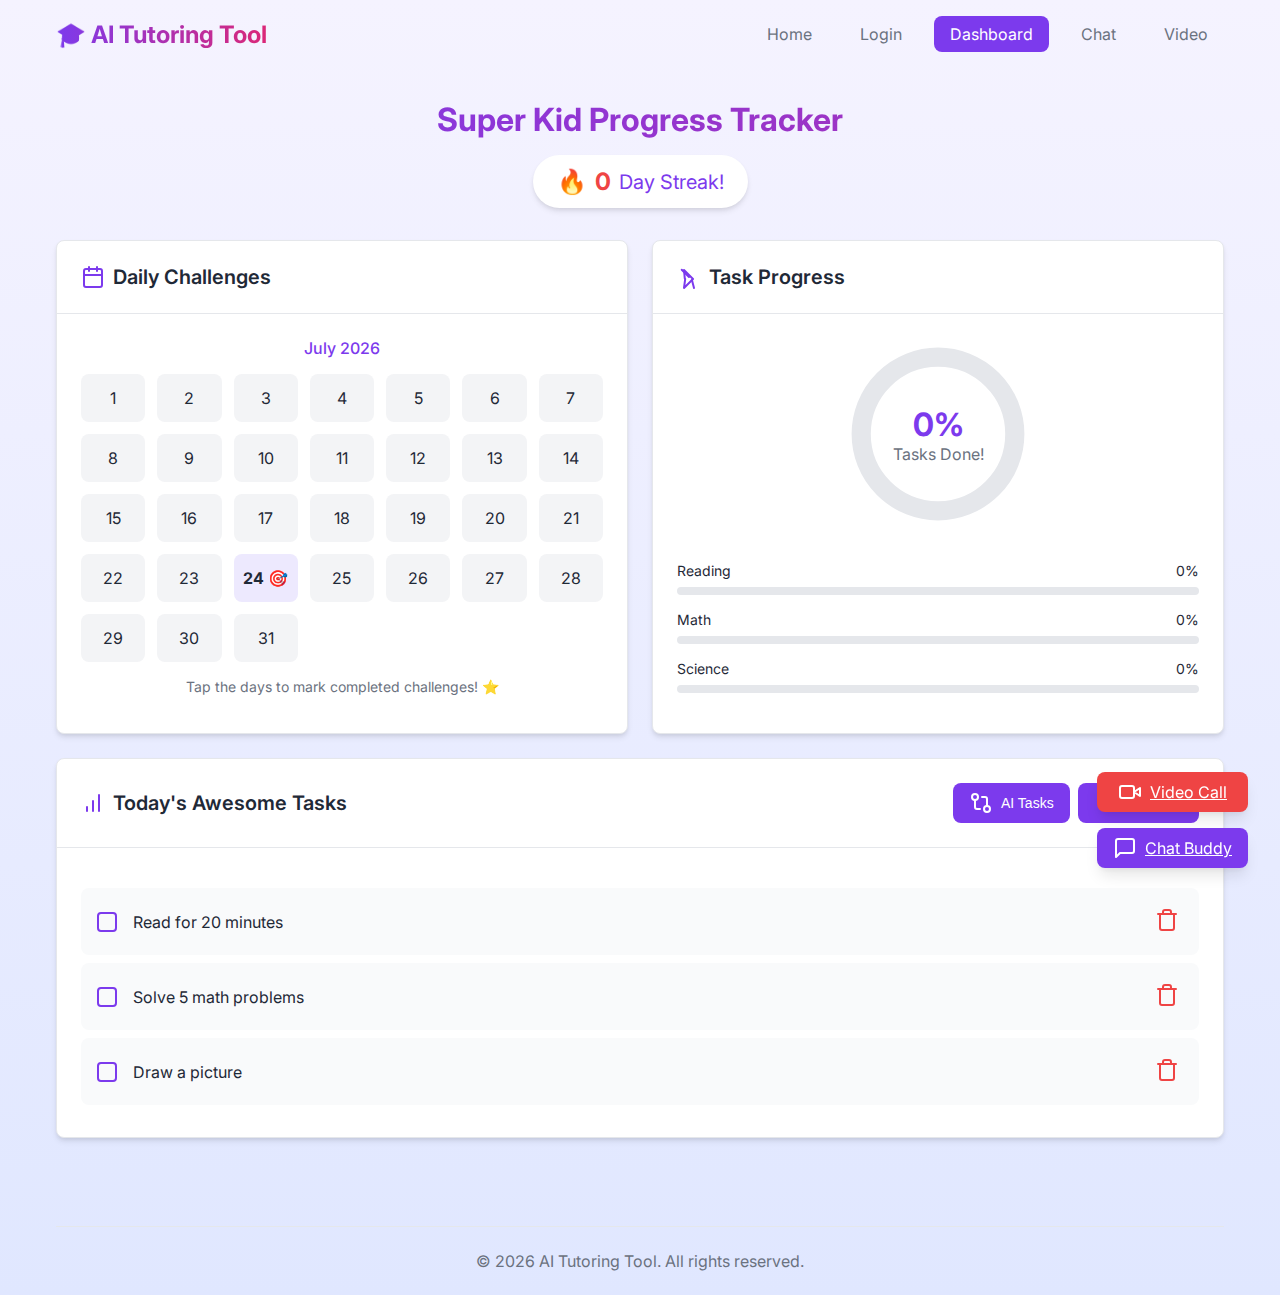
<file: project/dashboard.html>
<!DOCTYPE html>
<html lang="en">

<head>
  <meta charset="UTF-8">
  <meta name="viewport" content="width=device-width, initial-scale=1.0">
  <title>Dashboard - AI Tutoring Tool</title>
  <link rel="stylesheet" href="https://fonts.googleapis.com/css2?family=Inter:wght@300;400;500;600;700&display=swap">
  <style>
    /* Base Styles */
    :root {
      --primary: #7c3aed;
      --primary-hover: #6d28d9;
      --primary-light: #ede9fe;
      --primary-dark: #5b21b6;
      --secondary: #e5e7eb;
      --secondary-hover: #d1d5db;
      --danger: #ef4444;
      --danger-hover: #dc2626;
      --success: #10b981;
      --success-hover: #059669;
      --warning: #f59e0b;
      --warning-hover: #d97706;
      --text: #1f2937;
      --text-light: #6b7280;
      --text-lighter: #9ca3af;
      --background: #ffffff;
      --background-alt: #f9fafb;
      --background-hover: #f3f4f6;
      --border: #e5e7eb;
      --shadow: 0 1px 3px 0 rgba(0, 0, 0, 0.1), 0 1px 2px 0 rgba(0, 0, 0, 0.06);
      --shadow-md: 0 4px 6px -1px rgba(0, 0, 0, 0.1), 0 2px 4px -1px rgba(0, 0, 0, 0.06);
      --shadow-lg: 0 10px 15px -3px rgba(0, 0, 0, 0.1), 0 4px 6px -2px rgba(0, 0, 0, 0.05);
      --radius: 0.5rem;
    }



    * {
      margin: 0;
      padding: 0;
      box-sizing: border-box;
    }

    body {
      font-family: 'Inter', -apple-system, BlinkMacSystemFont, 'Segoe UI', Roboto, Oxygen, Ubuntu, Cantarell, 'Open Sans', 'Helvetica Neue', sans-serif;
      background: linear-gradient(to bottom, #f5f3ff, #e0e7ff);
      color: var(--text);
      min-height: 100vh;
    }

    .container {
      width: 100%;
      max-width: 1200px;
      margin: 0 auto;
      padding: 0 1rem;
    }

    /* Header */
    .header {
      display: flex;
      justify-content: space-between;
      align-items: center;
      padding: 1rem 0;
    }

    .logo {
      font-size: 1.5rem;
      font-weight: bold;
      background: linear-gradient(to right, #7c3aed, #db2777);
      -webkit-background-clip: text;
      background-clip: text;
      color: transparent;
    }

    .nav {
      display: flex;
      gap: 1rem;
    }

    .nav-link {
      color: var(--text-light);
      text-decoration: none;
      padding: 0.5rem 1rem;
      border-radius: var(--radius);
      transition: background-color 0.2s, color 0.2s;
    }

    .nav-link:hover {
      background-color: var(--background-hover);
      color: var(--primary);
    }

    .nav-link.active {
      background-color: var(--primary);
      color: white;
    }

    /* Dashboard */
    .dashboard-container {
      padding: 2rem 0;
    }

    .dashboard-header {
      text-align: center;
      margin-bottom: 2rem;
    }

    .dashboard-title {
      font-size: 2rem;
      font-weight: bold;
      margin-bottom: 1rem;
      background: linear-gradient(to right, #7c3aed, #db2777);
      -webkit-background-clip: text;
      background-clip: text;
      color: transparent;
      animation: gradient 8s ease infinite;
      background-size: 200% 200%;
    }

    .streak-badge {
      display: inline-flex;
      align-items: center;
      background-color: var(--background);
      padding: 0.75rem 1.5rem;
      border-radius: 9999px;
      box-shadow: var(--shadow-md);
    }

    .streak-emoji {
      font-size: 1.5rem;
      animation: pulse 2s infinite;
    }

    @keyframes pulse {

      0%,
      100% {
        transform: scale(1);
      }

      50% {
        transform: scale(1.1);
      }
    }

    .streak-count {
      font-size: 1.5rem;
      font-weight: bold;
      color: #ef4444;
      margin: 0 0.5rem;
    }

    .streak-text {
      font-size: 1.25rem;
      color: var(--primary);
    }

    /* Cards */
    .card {
      background-color: var(--background);
      border-radius: var(--radius);
      box-shadow: var(--shadow-md);
      overflow: hidden;
      margin-bottom: 1.5rem;
      border: 1px solid var(--border);
      transition: transform 0.2s, box-shadow 0.2s;
    }

    .card:hover {
      transform: translateY(-2px);
      box-shadow: var(--shadow-lg);
    }

    .card-header {
      padding: 1.5rem;
      border-bottom: 1px solid var(--border);
      display: flex;
      justify-content: space-between;
      align-items: center;
    }

    .card-title {
      font-size: 1.25rem;
      font-weight: 600;
      display: flex;
      align-items: center;
    }

    .card-title svg {
      margin-right: 0.5rem;
      color: var(--primary);
    }

    .card-content {
      padding: 1.5rem;
    }

    /* Calendar */
    .calendar-month {
      text-align: center;
      margin-bottom: 1rem;
      font-weight: 500;
      color: var(--primary);
    }

    .calendar-grid {
      display: grid;
      grid-template-columns: repeat(7, 1fr);
      gap: 0.75rem;
      margin-bottom: 1rem;
    }

    .calendar-day {
      height: 3rem;
      display: flex;
      align-items: center;
      justify-content: center;
      border-radius: var(--radius);
      cursor: pointer;
      background-color: var(--background-hover);
      transition: background-color 0.2s, color 0.2s;
      user-select: none;
    }

    .calendar-day:hover {
      background-color: var(--primary-light);
      color: var(--primary);
    }

    .calendar-day.today {
      background-color: var(--primary-light);
      font-weight: bold;
    }

    .calendar-day.completed {
      background-color: var(--success);
      color: white;
    }

    .calendar-hint {
      text-align: center;
      font-size: 0.875rem;
      color: var(--text-light);
      margin-top: 1rem;
    }

    /* Progress */
    .progress-circle-container {
      position: relative;
      width: 12rem;
      height: 12rem;
      margin: 0 auto 2rem auto;
    }

    .progress-circle {
      transform: rotate(-90deg);
      width: 100%;
      height: 100%;
    }

    .progress-circle-bg {
      fill: transparent;
      stroke: var(--secondary);
      stroke-width: 10;
    }

    .progress-circle-value {
      fill: transparent;
      stroke: var(--primary);
      stroke-width: 10;
      stroke-linecap: round;
      transition: stroke-dashoffset 0.5s ease;
    }

    .progress-circle-text {
      position: absolute;
      inset: 0;
      display: flex;
      flex-direction: column;
      align-items: center;
      justify-content: center;
      text-align: center;
    }

    .progress-circle-percentage {
      font-size: 2rem;
      font-weight: bold;
      color: var(--primary);
    }

    .progress-circle-label {
      font-size: 1rem;
      color: var(--text-light);
    }

    .subject-progress {
      margin-bottom: 1rem;
    }

    .subject-progress-header {
      display: flex;
      justify-content: space-between;
      margin-bottom: 0.5rem;
      font-size: 0.875rem;
    }

    .subject-progress-bar {
      height: 0.5rem;
      background-color: var(--secondary);
      border-radius: 9999px;
      overflow: hidden;
    }

    .subject-progress-value {
      height: 100%;
      background: linear-gradient(to right, var(--primary), #db2777);
      border-radius: 9999px;
      transition: width 0.5s ease;
    }

    /* Tasks */
    .task-header {
      display: flex;
      justify-content: space-between;
      align-items: center;
    }

    .task-actions {
      display: flex;
      gap: 0.5rem;
    }

    .task-list {
      margin-top: 1rem;
    }

    .task-item {
      display: flex;
      align-items: center;
      padding: 1rem;
      border-radius: var(--radius);
      background-color: var(--background-alt);
      margin-bottom: 0.5rem;
      transition: background-color 0.2s;
    }

    .task-item:hover {
      background-color: var(--background-hover);
    }

    .task-item.completed {
      border-left: 4px solid var(--success);
    }

    .task-item.ai-generated {
      border-left: 4px solid var(--primary);
      background-color: var(--primary-light);
    }

    .task-checkbox {
      margin-right: 1rem;
      appearance: none;
      width: 1.25rem;
      height: 1.25rem;
      border: 2px solid var(--primary);
      border-radius: 0.25rem;
      cursor: pointer;
      position: relative;
      transition: background-color 0.2s;
    }

    .task-checkbox:checked {
      background-color: var(--primary);
    }

    .task-checkbox:checked::after {
      content: "✓";
      position: absolute;
      top: 50%;
      left: 50%;
      transform: translate(-50%, -50%);
      color: white;
      font-size: 0.75rem;
    }

    .task-content {
      flex: 1;
      margin-right: 1rem;
      transition: color 0.2s, text-decoration 0.2s;
    }

    .task-item.completed .task-content {
      text-decoration: line-through;
      color: var(--text-lighter);
    }

    .task-ai-badge {
      display: inline-flex;
      align-items: center;
      margin-left: 0.5rem;
      font-size: 0.75rem;
      color: var(--primary);
    }

    .task-ai-badge svg {
      margin-right: 0.25rem;
    }

    .task-delete {
      background: none;
      border: none;
      color: var(--danger);
      cursor: pointer;
      padding: 0.25rem;
      border-radius: 0.25rem;
      transition: background-color 0.2s;
    }

    .task-delete:hover {
      background-color: rgba(239, 68, 68, 0.1);
    }

    .empty-tasks {
      text-align: center;
      padding: 2rem;
      color: var(--text-lighter);
    }

    /* Buttons */
    .btn {
      display: inline-flex;
      align-items: center;
      justify-content: center;
      padding: 0.5rem 1rem;
      border-radius: var(--radius);
      font-weight: 500;
      cursor: pointer;
      transition: background-color 0.2s, color 0.2s;
      border: none;
      font-size: 0.875rem;
    }

    .btn svg {
      margin-right: 0.5rem;
    }

    .btn-primary {
      background-color: var(--primary);
      color: white;
    }

    .btn-primary:hover {
      background-color: var(--primary-hover);
    }

    .btn-secondary {
      background-color: var(--secondary);
      color: var(--text);
    }

    .btn-secondary:hover {
      background-color: var(--secondary-hover);
    }

    .btn-danger {
      background-color: var(--danger);
      color: white;
    }

    .btn-danger:hover {
      background-color: var(--danger-hover);
    }

    /* Modal */
    .modal-overlay {
      position: fixed;
      inset: 0;
      background-color: rgba(0, 0, 0, 0.5);
      display: flex;
      align-items: center;
      justify-content: center;
      z-index: 50;
      opacity: 0;
      visibility: hidden;
      transition: opacity 0.3s, visibility 0.3s;
    }

    .modal-overlay.active {
      opacity: 1;
      visibility: visible;
    }

    .modal {
      background-color: var(--background);
      border-radius: var(--radius);
      box-shadow: var(--shadow-lg);
      width: 90%;
      max-width: 500px;
      max-height: 90vh;
      overflow-y: auto;
      transform: translateY(-20px);
      transition: transform 0.3s;
    }

    .modal-overlay.active .modal {
      transform: translateY(0);
    }

    .modal-header {
      padding: 1.5rem;
      border-bottom: 1px solid var(--border);
      display: flex;
      justify-content: space-between;
      align-items: center;
    }

    .modal-title {
      font-size: 1.25rem;
      font-weight: 600;
    }

    .modal-close {
      background: none;
      border: none;
      cursor: pointer;
      color: var(--text-light);
      padding: 0.25rem;
      border-radius: 0.25rem;
      transition: background-color 0.2s;
    }

    .modal-close:hover {
      background-color: var(--background-hover);
    }

    .modal-body {
      padding: 1.5rem;
    }

    .modal-footer {
      padding: 1.5rem;
      border-top: 1px solid var(--border);
      display: flex;
      justify-content: flex-end;
      gap: 0.5rem;
    }

    /* Forms */
    .form-group {
      margin-bottom: 1rem;
    }

    .form-label {
      display: block;
      margin-bottom: 0.5rem;
      font-weight: 500;
    }

    .form-input {
      width: 100%;
      padding: 0.5rem;
      border: 1px solid var(--border);
      border-radius: var(--radius);
      background-color: var(--background);
      color: var(--text);
      transition: border-color 0.2s, box-shadow 0.2s;
    }

    .form-input:focus {
      outline: none;
      border-color: var(--primary);
      box-shadow: 0 0 0 2px rgba(124, 58, 237, 0.2);
    }

    .form-select {
      width: 100%;
      padding: 0.5rem;
      border: 1px solid var(--border);
      border-radius: var(--radius);
      background-color: var(--background);
      color: var(--text);
      transition: border-color 0.2s, box-shadow 0.2s;
    }

    .form-select:focus {
      outline: none;
      border-color: var(--primary);
      box-shadow: 0 0 0 2px rgba(124, 58, 237, 0.2);
    }

    .form-radio-group {
      display: flex;
      gap: 1rem;
      margin-bottom: 1rem;
    }

    .form-radio-item {
      display: flex;
      align-items: center;
    }

    .form-radio {
      margin-right: 0.5rem;
    }

    /* Floating Actions */
    .floating-actions {
      position: fixed;
      bottom: 2rem;
      right: 2rem;
      display: flex;
      flex-direction: column;
      gap: 1rem;
      z-index: 40;
    }

    .floating-btn {
      width: 3rem;
      height: 3rem;
      border-radius: 9999px;
      display: flex;
      align-items: center;
      justify-content: center;
      color: white;
      box-shadow: var(--shadow-lg);
      transition: transform 0.2s;
    }

    .floating-btn:hover {
      transform: scale(1.05);
    }

    .floating-btn.video {
      background-color: var(--danger);
    }

    .floating-btn.chat {
      background-color: var(--primary);
    }

    .floating-btn span {
      display: none;
    }



    /* Animations */
    @keyframes gradient {
      0% {
        background-position: 0% 50%;
      }

      50% {
        background-position: 100% 50%;
      }

      100% {
        background-position: 0% 50%;
      }
    }

    @keyframes bounce {

      0%,
      100% {
        transform: translateY(0);
      }

      50% {
        transform: translateY(-25%);
      }
    }

    .animate-bounce {
      animation: bounce 1s infinite;
    }

    .animate-bounce-delay-1 {
      animation: bounce 1s infinite 0.1s;
    }

    .animate-bounce-delay-2 {
      animation: bounce 1s infinite 0.2s;
    }

    /* Loading */
    .loading {
      display: inline-flex;
      gap: 0.25rem;
    }

    .loading-dot {
      width: 0.5rem;
      height: 0.5rem;
      background-color: var(--primary);
      border-radius: 50%;
    }

    .loading-dot:nth-child(1) {
      animation: bounce 1s infinite;
    }

    .loading-dot:nth-child(2) {
      animation: bounce 1s infinite 0.1s;
    }

    .loading-dot:nth-child(3) {
      animation: bounce 1s infinite 0.2s;
    }

    /* Alert */
    .alert {
      padding: 1rem;
      border-radius: var(--radius);
      margin-bottom: 1rem;
    }

    .alert-success {
      background-color: rgba(16, 185, 129, 0.1);
      border: 1px solid rgba(16, 185, 129, 0.2);
      color: var(--success);
    }

    .alert-danger {
      background-color: rgba(239, 68, 68, 0.1);
      border: 1px solid rgba(239, 68, 68, 0.2);
      color: var(--danger);
    }

    .alert-warning {
      background-color: rgba(245, 158, 11, 0.1);
      border: 1px solid rgba(245, 158, 11, 0.2);
      color: var(--warning);
    }

    /* Responsive */
    @media (min-width: 768px) {
      .grid-cols-2 {
        display: grid;
        grid-template-columns: repeat(2, 1fr);
        gap: 1.5rem;
      }

      .floating-btn {
        width: auto;
        height: auto;
        border-radius: var(--radius);
        padding: 0.5rem 1rem;
      }

      .floating-btn span {
        display: inline;
        margin-left: 0.5rem;
      }
    }

    /* Footer */
    .footer {
      text-align: center;
      padding: 1.5rem 0;
      border-top: 1px solid var(--border);
      color: var(--text-light);
      margin-top: 2rem;
    }
  </style>
</head>

<body>
  <div class="container">
    <!-- Header -->
    <header class="header">
      <div class="logo">🎓 AI Tutoring Tool</div>
      <nav class="nav">
        <a href="index.html" class="nav-link">Home</a>
        <a href="login.html" class="nav-link">Login</a>
        <a href="dashboard.html" class="nav-link active">Dashboard</a>
        <a href="chat.html" class="nav-link">Chat</a>
        <a href="video.html" class="nav-link">Video</a>
      </nav>
    </header>

    <!-- Dashboard Container -->
    <div class="dashboard-container">
      <!-- Dashboard Header -->
      <div class="dashboard-header">
        <h1 class="dashboard-title">Super Kid Progress Tracker</h1>
        <div class="streak-badge">
          <span class="streak-emoji">🔥</span>
          <span class="streak-count" id="streak-count">0</span>
          <span class="streak-text">Day Streak!</span>
        </div>
      </div>

      <!-- Main Dashboard Content -->
      <div class="grid-cols-2">
        <!-- Calendar Section -->
        <div class="card">
          <div class="card-header">
            <div class="card-title">
              <svg xmlns="http://www.w3.org/2000/svg" width="24" height="24" viewBox="0 0 24 24" fill="none"
                stroke="currentColor" stroke-width="2" stroke-linecap="round" stroke-linejoin="round">
                <rect width="18" height="18" x="3" y="4" rx="2" ry="2"></rect>
                <line x1="16" x2="16" y1="2" y2="6"></line>
                <line x1="8" x2="8" y1="2" y2="6"></line>
                <line x1="3" x2="21" y1="10" y2="10"></line>
              </svg>
              Daily Challenges
            </div>
          </div>
          <div class="card-content">
            <div class="calendar-month" id="calendar-month"></div>
            <div class="calendar-grid" id="calendar-grid"></div>
            <p class="calendar-hint">
              Tap the days to mark completed challenges! ⭐
            </p>
          </div>
        </div>

        <!-- Progress Section -->
        <div class="card">
          <div class="card-header">
            <div class="card-title">
              <svg xmlns="http://www.w3.org/2000/svg" width="24" height="24" viewBox="0 0 24 24" fill="none"
                stroke="currentColor" stroke-width="2" stroke-linecap="round" stroke-linejoin="round">
                <path d="M8.21 13.89 7 23l9-9-8.99-9L7.76 13.3"></path>
                <path d="M14.92 14.92 17 23l-2.08-8.08"></path>
                <path d="M4.73 4.73 12 12"></path>
              </svg>
              Task Progress
            </div>
          </div>
          <div class="card-content">
            <div class="progress-circle-container">
              <svg class="progress-circle" viewBox="0 0 100 100">
                <circle class="progress-circle-bg" cx="50" cy="50" r="40"></circle>
                <circle class="progress-circle-value" cx="50" cy="50" r="40" id="progress-circle-value"></circle>
              </svg>
              <div class="progress-circle-text">
                <div class="progress-circle-percentage" id="progress-percentage">0%</div>
                <div class="progress-circle-label">Tasks Done!</div>
              </div>
            </div>

            <div class="subject-progress">
              <div class="subject-progress-header">
                <span>Reading</span>
                <span id="reading-percentage">0%</span>
              </div>
              <div class="subject-progress-bar">
                <div class="subject-progress-value" id="reading-progress" style="width: 0%"></div>
              </div>
            </div>

            <div class="subject-progress">
              <div class="subject-progress-header">
                <span>Math</span>
                <span id="math-percentage">0%</span>
              </div>
              <div class="subject-progress-bar">
                <div class="subject-progress-value" id="math-progress" style="width: 0%"></div>
              </div>
            </div>

            <div class="subject-progress">
              <div class="subject-progress-header">
                <span>Science</span>
                <span id="science-percentage">0%</span>
              </div>
              <div class="subject-progress-bar">
                <div class="subject-progress-value" id="science-progress" style="width: 0%"></div>
              </div>
            </div>
          </div>
        </div>
      </div>

      <!-- Task Management Section -->
      <div class="card">
        <div class="card-header">
          <div class="card-title">
            <svg xmlns="http://www.w3.org/2000/svg" width="24" height="24" viewBox="0 0 24 24" fill="none"
              stroke="currentColor" stroke-width="2" stroke-linecap="round" stroke-linejoin="round">
              <path d="M12 20V10"></path>
              <path d="M18 20V4"></path>
              <path d="M6 20v-4"></path>
            </svg>
            Today's Awesome Tasks
          </div>
          <div class="task-actions">
            <button id="ai-tasks-btn" class="btn btn-primary">
              <svg xmlns="http://www.w3.org/2000/svg" width="24" height="24" viewBox="0 0 24 24" fill="none"
                stroke="currentColor" stroke-width="2" stroke-linecap="round" stroke-linejoin="round" class="h-4 w-4">
                <circle cx="18" cy="18" r="3"></circle>
                <circle cx="6" cy="6" r="3"></circle>
                <path d="M13 6h3a2 2 0 0 1 2 2v7"></path>
                <path d="M11 18H8a2 2 0 0 1-2-2V9"></path>
              </svg>
              AI Tasks
            </button>
            <button id="add-task-btn" class="btn btn-primary">
              <svg xmlns="http://www.w3.org/2000/svg" width="24" height="24" viewBox="0 0 24 24" fill="none"
                stroke="currentColor" stroke-width="2" stroke-linecap="round" stroke-linejoin="round" class="h-4 w-4">
                <path d="M5 12h14"></path>
                <path d="M12 5v14"></path>
              </svg>
              Add Task
            </button>
          </div>
        </div>
        <div class="card-content">
          <div id="task-list" class="task-list"></div>
        </div>
      </div>
    </div>

    <!-- Footer -->
    <footer class="footer">
      <p>&copy; <span id="current-year"></span> AI Tutoring Tool. All rights reserved.</p>
    </footer>
  </div>

  <!-- Floating Action Buttons -->
  <div class="floating-actions">
    <a href="video.html" class="floating-btn video">
      <svg xmlns="http://www.w3.org/2000/svg" width="24" height="24" viewBox="0 0 24 24" fill="none"
        stroke="currentColor" stroke-width="2" stroke-linecap="round" stroke-linejoin="round" class="h-5 w-5">
        <path d="m22 8-6 4 6 4V8Z"></path>
        <rect width="14" height="12" x="2" y="6" rx="2" ry="2"></rect>
      </svg>
      <span>Video Call</span>
    </a>
    <a href="chat.html" class="floating-btn chat">
      <svg xmlns="http://www.w3.org/2000/svg" width="24" height="24" viewBox="0 0 24 24" fill="none"
        stroke="currentColor" stroke-width="2" stroke-linecap="round" stroke-linejoin="round" class="h-5 w-5">
        <path d="M21 15a2 2 0 0 1-2 2H7l-4 4V5a2 2 0 0 1 2-2h14a2 2 0 0 1 2 2z"></path>
      </svg>
      <span>Chat Buddy</span>
    </a>
  </div>

  <!-- AI Tasks Modal -->
  <div id="ai-tasks-modal" class="modal-overlay">
    <div class="modal">
      <div class="modal-header">
        <h3 class="modal-title">Generate AI Learning Tasks</h3>
        <button class="modal-close" id="ai-tasks-close">
          <svg xmlns="http://www.w3.org/2000/svg" width="24" height="24" viewBox="0 0 24 24" fill="none"
            stroke="currentColor" stroke-width="2" stroke-linecap="round" stroke-linejoin="round" class="h-5 w-5">
            <path d="M18 6 6 18"></path>
            <path d="m6 6 12 12"></path>
          </svg>
        </button>
      </div>
      <div class="modal-body">
        <div id="ai-tasks-alert" class="alert alert-danger hidden"></div>

        <div class="form-group">
          <label class="form-label">Subject Type</label>
          <div class="form-radio-group">
            <div class="form-radio-item">
              <input type="radio" id="predefined" name="subject-type" value="predefined" class="form-radio" checked>
              <label for="predefined">Choose from list</label>
            </div>
            <div class="form-radio-item">
              <input type="radio" id="custom" name="subject-type" value="custom" class="form-radio">
              <label for="custom">Custom subject</label>
            </div>
          </div>
        </div>

        <div id="predefined-subject" class="form-group">
          <label for="subject" class="form-label">Subject</label>
          <select id="subject" class="form-select">
            <option value="math">Mathematics</option>
            <option value="science">Science</option>
            <option value="english">English</option>
            <option value="history">History</option>
            <option value="art">Art</option>
            <option value="music">Music</option>
            <option value="programming">Programming</option>
          </select>
        </div>

        <div id="custom-subject" class="form-group hidden">
          <label for="custom-subject-input" class="form-label">Custom Subject</label>
          <input type="text" id="custom-subject-input" class="form-input" placeholder="Enter any subject or topic...">
        </div>

        <div class="form-group">
          <label for="difficulty" class="form-label">Difficulty</label>
          <select id="difficulty" class="form-select">
            <option value="beginner">Beginner</option>
            <option value="easy">Easy</option>
            <option value="medium" selected>Medium</option>
            <option value="challenging">Challenging</option>
            <option value="advanced">Advanced</option>
          </select>
        </div>

        <div class="form-group">
          <label for="count" class="form-label">Number of Tasks</label>
          <select id="count" class="form-select">
            <option value="1">1 Task</option>
            <option value="2">2 Tasks</option>
            <option value="3" selected>3 Tasks</option>
            <option value="5">5 Tasks</option>
            <option value="10">10 Tasks</option>
          </select>
        </div>
      </div>
      <div class="modal-footer">
        <button id="generate-tasks-btn" class="btn btn-primary">
          <svg xmlns="http://www.w3.org/2000/svg" width="24" height="24" viewBox="0 0 24 24" fill="none"
            stroke="currentColor" stroke-width="2" stroke-linecap="round" stroke-linejoin="round" class="h-4 w-4">
            <path
              d="m12 3-1.912 5.813a2 2 0 0 1-1.275 1.275L3 12l5.813 1.912a2 2 0 0 1 1.275 1.275L12 21l1.912-5.813a2 2 0 0 1 1.275-1.275L21 12l-5.813-1.912a2 2 0 0 1-1.275-1.275L12 3Z">
            </path>
            <path d="M5 3v4"></path>
            <path d="M19 17v4"></path>
            <path d="M3 5h4"></path>
            <path d="M17 19h4"></path>
          </svg>
          Generate Tasks
        </button>
      </div>
    </div>
  </div>

  <!-- Add Task Modal -->
  <div id="add-task-modal" class="modal-overlay">
    <div class="modal">
      <div class="modal-header">
        <h3 class="modal-title">Add New Task</h3>
        <button class="modal-close" id="add-task-close">
          <svg xmlns="http://www.w3.org/2000/svg" width="24" height="24" viewBox="0 0 24 24" fill="none"
            stroke="currentColor" stroke-width="2" stroke-linecap="round" stroke-linejoin="round" class="h-5 w-5">
            <path d="M18 6 6 18"></path>
            <path d="m6 6 12 12"></path>
          </svg>
        </button>
      </div>
      <div class="modal-body">
        <div class="form-group">
          <label for="task-text" class="form-label">Task Description</label>
          <input type="text" id="task-text" class="form-input" placeholder="Enter task description...">
        </div>

        <div class="form-group">
          <label for="task-subject" class="form-label">Subject</label>
          <select id="task-subject" class="form-select">
            <option value="general">General</option>
            <option value="math">Mathematics</option>
            <option value="science">Science</option>
            <option value="reading">Reading</option>
            <option value="writing">Writing</option>
            <option value="history">History</option>
          </select>
        </div>
      </div>
      <div class="modal-footer">
        <button id="add-task-submit" class="btn btn-primary">Add Task</button>
      </div>
    </div>
  </div>

  <script>




    // Set current year in footer
    document.getElementById('current-year').textContent = new Date().getFullYear();

    // Dashboard functionality
    document.addEventListener('DOMContentLoaded', function () {
      // DOM Elements
      const taskList = document.getElementById('task-list');
      const addTaskBtn = document.getElementById('add-task-btn');
      const aiTasksBtn = document.getElementById('ai-tasks-btn');
      const addTaskModal = document.getElementById('add-task-modal');
      const aiTasksModal = document.getElementById('ai-tasks-modal');
      const addTaskClose = document.getElementById('add-task-close');
      const aiTasksClose = document.getElementById('ai-tasks-close');
      const addTaskSubmit = document.getElementById('add-task-submit');
      const generateTasksBtn = document.getElementById('generate-tasks-btn');
      const taskText = document.getElementById('task-text');
      const taskSubject = document.getElementById('task-subject');
      const subjectType = document.getElementsByName('subject-type');
      const predefinedSubjectDiv = document.getElementById('predefined-subject');
      const customSubjectDiv = document.getElementById('custom-subject');
      const subject = document.getElementById('subject');
      const customSubjectInput = document.getElementById('custom-subject-input');
      const difficulty = document.getElementById('difficulty');
      const count = document.getElementById('count');
      const aiTasksAlert = document.getElementById('ai-tasks-alert');
      const progressCircleValue = document.getElementById('progress-circle-value');
      const progressPercentage = document.getElementById('progress-percentage');
      const readingProgress = document.getElementById('reading-progress');
      const mathProgress = document.getElementById('math-progress');
      const scienceProgress = document.getElementById('science-progress');
      const readingPercentage = document.getElementById('reading-percentage');
      const mathPercentage = document.getElementById('math-percentage');
      const sciencePercentage = document.getElementById('science-percentage');
      const calendarGrid = document.getElementById('calendar-grid');
      const calendarMonth = document.getElementById('calendar-month');
      const streakCount = document.getElementById('streak-count');

      // State
      let tasks = loadTasks();
      let completedDates = loadCompletedDates();
      let isGeneratingTasks = false;

      // Initialize
      renderTasks();
      renderCalendar();
      updateProgress();
      updateStreak();

      // Event Listeners
      addTaskBtn.addEventListener('click', () => {
        addTaskModal.classList.add('active');
      });

      aiTasksBtn.addEventListener('click', () => {
        aiTasksModal.classList.add('active');
      });

      addTaskClose.addEventListener('click', () => {
        addTaskModal.classList.remove('active');
      });

      aiTasksClose.addEventListener('click', () => {
        aiTasksModal.classList.remove('active');
      });

      addTaskSubmit.addEventListener('click', () => {
        if (taskText.value.trim()) {
          addTask(taskText.value.trim(), taskSubject.value);
          taskText.value = '';
          addTaskModal.classList.remove('active');
        }
      });

      generateTasksBtn.addEventListener('click', generateAITasks);

      // Subject type radio buttons
      subjectType.forEach(radio => {
        radio.addEventListener('change', () => {
          if (radio.value === 'predefined') {
            predefinedSubjectDiv.classList.remove('hidden');
            customSubjectDiv.classList.add('hidden');
          } else {
            predefinedSubjectDiv.classList.add('hidden');
            customSubjectDiv.classList.remove('hidden');
          }
        });
      });

      // Functions
      function loadTasks() {
        const savedTasks = localStorage.getItem('tasks');
        return savedTasks ? JSON.parse(savedTasks) : [
          { id: 1, text: 'Read for 20 minutes', completed: false, subject: 'reading' },
          { id: 2, text: 'Solve 5 math problems', completed: false, subject: 'math' },
          { id: 3, text: 'Draw a picture', completed: false, subject: 'art' }
        ];
      }

      function saveTasks() {
        localStorage.setItem('tasks', JSON.stringify(tasks));
      }

      function loadCompletedDates() {
        const savedDates = localStorage.getItem('completedDates');
        return savedDates ? JSON.parse(savedDates) : [];
      }

      function saveCompletedDates() {
        localStorage.setItem('completedDates', JSON.stringify(completedDates));
      }

      function renderTasks() {
        taskList.innerHTML = '';

        if (tasks.length === 0) {
          taskList.innerHTML = '<div class="empty-tasks">No tasks yet. Click "Add Task" or "AI Tasks" to create one!</div>';
          return;
        }

        tasks.forEach(task => {
          const taskItem = document.createElement('div');
          taskItem.className = `task-item ${task.completed ? 'completed' : ''} ${task.isAIGenerated ? 'ai-generated' : ''}`;

          const checkbox = document.createElement('input');
          checkbox.type = 'checkbox';
          checkbox.className = 'task-checkbox';
          checkbox.checked = task.completed;
          checkbox.addEventListener('change', () => toggleTaskCompletion(task.id));

          const content = document.createElement('div');
          content.className = 'task-content';
          content.textContent = task.text;

          if (task.isAIGenerated) {
            const aiBadge = document.createElement('span');
            aiBadge.className = 'task-ai-badge';
            aiBadge.innerHTML = `
              <svg xmlns="http://www.w3.org/2000/svg" width="24" height="24" viewBox="0 0 24 24" fill="none" stroke="currentColor" stroke-width="2" stroke-linecap="round" stroke-linejoin="round" class="h-3 w-3">
                <path d="m12 3-1.912 5.813a2 2 0 0 1-1.275 1.275L3 12l5.813 1.912a2 2 0 0 1 1.275 1.275L12 21l1.912-5.813a2 2 0 0 1 1.275-1.275L21 12l-5.813-1.912a2 2 0 0 1-1.275-1.275L12 3Z"></path>
              </svg>
              AI
            `;
            content.appendChild(aiBadge);
          }

          const deleteBtn = document.createElement('button');
          deleteBtn.className = 'task-delete';
          deleteBtn.innerHTML = `
            <svg xmlns="http://www.w3.org/2000/svg" width="24" height="24" viewBox="0 0 24 24" fill="none" stroke="currentColor" stroke-width="2" stroke-linecap="round" stroke-linejoin="round" class="h-4 w-4">
              <path d="M3 6h18"></path>
              <path d="M19 6v14c0 1-1 2-2 2H7c-1 0-2-1-2-2V6"></path>
              <path d="M8 6V4c0-1 1-2 2-2h4c1 0 2 1 2 2v2"></path>
            </svg>
          `;
          deleteBtn.addEventListener('click', () => removeTask(task.id));

          taskItem.appendChild(checkbox);
          taskItem.appendChild(content);
          taskItem.appendChild(deleteBtn);

          taskList.appendChild(taskItem);
        });
      }

      function addTask(text, subject, isAIGenerated = false) {
        const newTask = {
          id: Date.now(),
          text,
          completed: false,
          subject,
          isAIGenerated
        };

        tasks.push(newTask);
        saveTasks();
        renderTasks();
        updateProgress();
      }

      function removeTask(id) {
        tasks = tasks.filter(task => task.id !== id);
        saveTasks();
        renderTasks();
        updateProgress();
      }

      function toggleTaskCompletion(id) {
        tasks = tasks.map(task => {
          if (task.id === id) {
            return { ...task, completed: !task.completed };
          }
          return task;
        });

        saveTasks();
        renderTasks();
        updateProgress();
      }

      function updateProgress() {
        // Overall progress
        const totalTasks = tasks.length;
        const completedTasks = tasks.filter(task => task.completed).length;
        const progress = totalTasks > 0 ? Math.round((completedTasks / totalTasks) * 100) : 0;

        // Update progress circle
        const circumference = 2 * Math.PI * 40;
        progressCircleValue.style.strokeDasharray = circumference;
        progressCircleValue.style.strokeDashoffset = circumference * (1 - progress / 100);
        progressPercentage.textContent = `${progress}%`;

        // Subject progress
        const subjects = {
          reading: { total: 0, completed: 0 },
          math: { total: 0, completed: 0 },
          science: { total: 0, completed: 0 }
        };

        tasks.forEach(task => {
          if (subjects[task.subject]) {
            subjects[task.subject].total++;
            if (task.completed) {
              subjects[task.subject].completed++;
            }
          }
        });

        // Update subject progress bars
        for (const [subject, data] of Object.entries(subjects)) {
          const percentage = data.total > 0 ? Math.round((data.completed / data.total) * 100) : 0;

          if (subject === 'reading') {
            readingProgress.style.width = `${percentage}%`;
            readingPercentage.textContent = `${percentage}%`;
          } else if (subject === 'math') {
            mathProgress.style.width = `${percentage}%`;
            mathPercentage.textContent = `${percentage}%`;
          } else if (subject === 'science') {
            scienceProgress.style.width = `${percentage}%`;
            sciencePercentage.textContent = `${percentage}%`;
          }
        }
      }

      function renderCalendar() {
        const today = new Date();
        const currentMonth = today.toLocaleString('default', { month: 'long' });
        const currentYear = today.getFullYear();

        calendarMonth.textContent = `${currentMonth} ${currentYear}`;

        // Clear calendar grid
        calendarGrid.innerHTML = '';

        // Generate calendar days
        const daysInMonth = new Date(today.getFullYear(), today.getMonth() + 1, 0).getDate();

        for (let i = 1; i <= daysInMonth; i++) {
          const date = new Date(today.getFullYear(), today.getMonth(), i);
          const dateString = date.toISOString().split('T')[0];
          const isToday = i === today.getDate();
          const isCompleted = completedDates.includes(dateString);

          const dayElement = document.createElement('div');
          dayElement.className = `calendar-day ${isToday ? 'today' : ''} ${isCompleted ? 'completed' : ''}`;
          dayElement.textContent = i;

          if (isToday) {
            dayElement.textContent += ' 🎯';
          }

          dayElement.addEventListener('click', () => toggleDateCompletion(dateString));

          calendarGrid.appendChild(dayElement);
        }
      }

      function toggleDateCompletion(dateString) {
        if (completedDates.includes(dateString)) {
          completedDates = completedDates.filter(date => date !== dateString);
        } else {
          completedDates.push(dateString);
        }

        saveCompletedDates();
        renderCalendar();
        updateStreak();
      }

      function updateStreak() {
        // Sort dates
        const sortedDates = [...completedDates].sort();

        // Calculate streak
        let currentStreak = 0;
        const today = new Date().toISOString().split('T')[0];
        const yesterday = new Date(Date.now() - 86400000).toISOString().split('T')[0];

        // Check if today or yesterday is completed to maintain streak
        const hasRecentActivity = completedDates.includes(today) || completedDates.includes(yesterday);

        if (!hasRecentActivity) {
          streakCount.textContent = '0';
          return;
        }

        // Count consecutive days
        let checkDate = new Date();

        while (true) {
          const dateString = checkDate.toISOString().split('T')[0];

          if (completedDates.includes(dateString)) {
            currentStreak++;
            checkDate.setDate(checkDate.getDate() - 1);
          } else {
            break;
          }
        }

        streakCount.textContent = currentStreak.toString();
      }

      async function generateAITasks() {
        // Validate inputs
        const useCustomSubject = document.getElementById('custom').checked;
        const subjectValue = useCustomSubject ? customSubjectInput.value.trim() : subject.value;
        const difficultyValue = difficulty.value;
        const countValue = parseInt(count.value);

        if (useCustomSubject && !subjectValue) {
          aiTasksAlert.textContent = 'Please enter a custom subject';
          aiTasksAlert.classList.remove('hidden');
          return;
        }

        // Show loading state
        isGeneratingTasks = true;
        generateTasksBtn.disabled = true;
        generateTasksBtn.innerHTML = `
          <div class="loading">
            <div class="loading-dot"></div>
            <div class="loading-dot"></div>
            <div class="loading-dot"></div>
          </div>
          Generating...
        `;

        aiTasksAlert.classList.add('hidden');

        try {
          // Simulate API call with a delay
          await new Promise(resolve => setTimeout(resolve, 1500));

          // Generate AI tasks based on inputs
          const aiTasks = generateSimulatedAITasks(subjectValue, difficultyValue, countValue);

          // Add tasks to the list
          aiTasks.forEach(taskText => {
            addTask(taskText, mapSubjectToCategory(subjectValue), true);
          });

          // Close modal
          aiTasksModal.classList.remove('active');

          // Show success message
          const successAlert = document.createElement('div');
          successAlert.className = 'alert alert-success';
          successAlert.textContent = `Successfully generated ${countValue} tasks!`;
          document.querySelector('.dashboard-container').prepend(successAlert);

          // Remove success message after 3 seconds
          setTimeout(() => {
            successAlert.remove();
          }, 3000);
        } catch (error) {
          aiTasksAlert.textContent = error.message || 'Failed to generate tasks';
          aiTasksAlert.classList.remove('hidden');
        } finally {
          // Reset loading state
          isGeneratingTasks = false;
          generateTasksBtn.disabled = false;
          generateTasksBtn.innerHTML = `
            <svg xmlns="http://www.w3.org/2000/svg" width="24" height="24" viewBox="0 0 24 24" fill="none" stroke="currentColor" stroke-width="2" stroke-linecap="round" stroke-linejoin="round" class="h-4 w-4">
              <path d="m12 3-1.912 5.813a2 2 0 0 1-1.275 1.275L3 12l5.813 1.912a2 2 0 0 1 1.275 1.275L12 21l1.912-5.813a2 2 0 0 1 1.275-1.275L21 12l-5.813-1.912a2 2 0 0 1-1.275-1.275L12 3Z"></path>
              <path d="M5 3v4"></path>
              <path d="M19 17v4"></path>
              <path d="M3 5h4"></path>
              <path d="M17 19h4"></path>
            </svg>
            Generate Tasks
          `;
        }
      }

      function generateSimulatedAITasks(subject, difficulty, count) {
        // Predefined tasks by subject and difficulty
        const taskTemplates = {
          math: {
            beginner: [
              "Count from 1 to 20 and write the numbers down",
              "Practice addition with numbers 1-10",
              "Draw shapes and identify them: circle, square, triangle",
              "Count objects in your room and record the total",
              "Sort objects by size from smallest to largest"
            ],
            easy: [
              "Solve 5 addition problems with numbers up to 20",
              "Practice subtraction with numbers 1-20",
              "Identify and draw 2D shapes: rectangle, oval, hexagon",
              "Count by 2s up to 50",
              "Solve simple word problems involving addition"
            ],
            medium: [
              "Practice multiplication tables 1-5",
              "Solve 10 division problems with numbers up to 50",
              "Calculate the perimeter of different rectangles",
              "Convert fractions to decimals (simple examples)",
              "Solve word problems involving money"
            ],
            challenging: [
              "Practice long division with remainders",
              "Solve equations with variables on both sides",
              "Calculate the area and perimeter of composite shapes",
              "Work with fractions: addition and subtraction with different denominators",
              "Solve multi-step word problems involving percentages"
            ],
            advanced: [
              "Solve quadratic equations using the quadratic formula",
              "Work with trigonometric functions: sine, cosine, tangent",
              "Calculate the volume and surface area of 3D shapes",
              "Solve systems of linear equations",
              "Work with logarithmic and exponential functions"
            ]
          },
          science: {
            beginner: [
              "Observe and draw the weather for 5 days",
              "Identify 5 different plants in your neighborhood",
              "Sort objects by whether they sink or float in water",
              "Observe and record the daily movement of the sun",
              "Identify the basic parts of a plant"
            ],
            easy: [
              "Create a simple food chain with 4 organisms",
              "Observe and record the phases of the moon for a week",
              "Classify animals into groups: mammals, birds, reptiles, etc.",
              "Conduct a simple experiment about plant growth",
              "Learn about the water cycle and create a diagram"
            ],
            medium: [
              "Build a simple electric circuit",
              "Research and create a model of the solar system",
              "Conduct an experiment about forces and motion",
              "Learn about the human digestive system and create a diagram",
              "Investigate the properties of different materials"
            ],
            challenging: [
              "Design and conduct an experiment about photosynthesis",
              "Research and explain Newton's laws of motion with examples",
              "Create a detailed model of a cell and label its parts",
              "Investigate chemical reactions and write balanced equations",
              "Research and explain the greenhouse effect and climate change"
            ],
            advanced: [
              "Design and conduct an experiment about enzyme activity",
              "Research and explain quantum mechanics concepts",
              "Analyze genetic inheritance patterns using Punnett squares",
              "Investigate electrochemistry and build a simple battery",
              "Research and explain the theory of relativity"
            ]
          },
          english: {
            beginner: [
              "Practice writing the alphabet in uppercase and lowercase",
              "Read a short story and draw a picture about it",
              "Practice spelling 5 simple three-letter words",
              "Identify rhyming words in a nursery rhyme",
              "Practice writing your name and address"
            ],
            easy: [
              "Read a short book and identify the main character",
              "Write 3 sentences about your favorite animal",
              "Practice spelling 10 common words",
              "Identify nouns and verbs in simple sentences",
              "Write a thank-you note to someone"
            ],
            medium: [
              "Read a chapter book and write a short summary",
              "Write a paragraph describing your favorite place",
              "Identify and use adjectives and adverbs in sentences",
              "Practice using punctuation correctly in writing",
              "Write a simple poem using rhyming words"
            ],
            challenging: [
              "Read a novel and analyze the main character's development",
              "Write a five-paragraph essay on a topic of your choice",
              "Identify and use figurative language in writing",
              "Analyze the theme of a story or poem",
              "Research and write a report on a historical figure"
            ],
            advanced: [
              "Analyze complex literary works and write a critical essay",
              "Research and write a persuasive essay with proper citations",
              "Create an original short story with well-developed characters and plot",
              "Compare and contrast different literary movements or authors",
              "Analyze rhetorical strategies in speeches or articles"
            ]
          },
          history: {
            beginner: [
              "Draw a timeline of your day with 5 events",
              "Learn about a historical figure and draw their portrait",
              "Identify and learn about 3 important holidays",
              "Create a family tree with your immediate family",
              "Learn about your community's history"
            ],
            easy: [
              "Create a timeline of your life with 10 important events",
              "Research and write 5 facts about an ancient civilization",
              "Learn about a historical event and draw a picture about it",
              "Interview an older family member about their childhood",
              "Learn about the history of your state or region"
            ],
            medium: [
              "Create a timeline of major events in your country's history",
              "Research and write a one-page report on an ancient civilization",
              "Compare life today with life 100 years ago",
              "Learn about a significant historical event and its impact",
              "Research the history of an invention and how it changed society"
            ],
            challenging: [
              "Research and analyze a major historical event and its causes",
              "Compare and contrast two different historical periods",
              "Analyze primary source documents from a historical period",
              "Research and explain how geography influenced a civilization",
              "Create a detailed timeline of a historical period with analysis"
            ],
            advanced: [
              "Analyze the causes and effects of a major historical conflict",
              "Research and write a paper on historiography of a specific event",
              "Compare different historical interpretations of the same event",
              "Analyze the influence of economic factors on historical developments",
              "Research and explain the development of political systems through history"
            ]
          },
          programming: {
            beginner: [
              "Learn about what a computer program is",
              "Create a simple flowchart for an everyday task",
              "Learn basic computer terminology",
              "Practice typing skills for 15 minutes",
              "Learn what algorithms are with simple examples"
            ],
            easy: [
              "Write pseudocode for a simple calculator",
              "Learn about variables and data types",
              "Create a simple program that prints 'Hello, World!'",
              "Learn about conditional statements (if/else)",
              "Create a program that asks for user input and responds"
            ],
            medium: [
              "Create a program that uses loops to solve a problem",
              "Build a simple calculator program",
              "Learn about arrays and create a program using them",
              "Create a program that reads and writes to a file",
              "Build a simple game like rock-paper-scissors"
            ],
            challenging: [
              "Create a program that uses functions/methods effectively",
              "Build a program that uses object-oriented programming concepts",
              "Create a simple web page with HTML, CSS, and JavaScript",
              "Build a program that uses APIs to fetch data",
              "Create a database and connect it to a program"
            ],
            advanced: [
              "Build a full-stack web application with user authentication",
              "Create a mobile app with multiple screens and features",
              "Implement advanced algorithms like sorting or pathfinding",
              "Build a program that uses machine learning concepts",
              "Create a program that uses parallel processing or multithreading"
            ]
          }
        };

        // For custom subjects, generate generic tasks
        if (!taskTemplates[subject]) {
          return generateGenericTasks(subject, difficulty, count);
        }

        // Get tasks for the specified subject and difficulty
        const availableTasks = taskTemplates[subject][difficulty] || taskTemplates[subject].medium;

        // Randomly select the requested number of tasks
        const selectedTasks = [];
        const tasksCopy = [...availableTasks];

        for (let i = 0; i < count && tasksCopy.length > 0; i++) {
          const randomIndex = Math.floor(Math.random() * tasksCopy.length);
          selectedTasks.push(tasksCopy[randomIndex]);
          tasksCopy.splice(randomIndex, 1);
        }

        return selectedTasks;
      }

      function generateGenericTasks(subject, difficulty, count) {
        // Generic task templates that can be adapted to any subject
        const genericTemplates = {
          beginner: [
            `Learn 5 basic facts about ${subject}`,
            `Draw a picture related to ${subject}`,
            `Find and write down 3 interesting things about ${subject}`,
            `Watch a beginner video about ${subject}`,
            `Create a simple vocabulary list for ${subject}`
          ],
          easy: [
            `Read a short article about ${subject} and summarize it`,
            `Create a mind map of basic ${subject} concepts`,
            `Practice ${subject} skills for 15 minutes`,
            `Find and solve 3 simple ${subject} problems`,
            `Create flashcards for ${subject} terminology`
          ],
          medium: [
            `Research and write a one-page report on an aspect of ${subject}`,
            `Create a presentation about an interesting ${subject} topic`,
            `Practice intermediate ${subject} skills for 30 minutes`,
            `Find and solve 5 medium-difficulty ${subject} problems`,
            `Teach someone else a concept from ${subject}`
          ],
          challenging: [
            `Research and analyze a complex topic in ${subject}`,
            `Create a detailed project related to ${subject}`,
            `Practice advanced ${subject} skills for 45 minutes`,
            `Find and solve challenging ${subject} problems`,
            `Compare different approaches or theories in ${subject}`
          ],
          advanced: [
            `Conduct in-depth research on a specialized area of ${subject}`,
            `Create an original contribution to ${subject}`,
            `Practice expert-level ${subject} skills for 1 hour`,
            `Analyze and critique advanced concepts in ${subject}`,
            `Integrate ${subject} with another field in a meaningful way`
          ]
        };

        // Get tasks for the specified difficulty
        const availableTasks = genericTemplates[difficulty] || genericTemplates.medium;

        // Randomly select the requested number of tasks
        const selectedTasks = [];
        const tasksCopy = [...availableTasks];

        for (let i = 0; i < count && tasksCopy.length > 0; i++) {
          const randomIndex = Math.floor(Math.random() * tasksCopy.length);
          selectedTasks.push(tasksCopy[randomIndex]);
          tasksCopy.splice(randomIndex, 1);
        }

        return selectedTasks;
      }

      function mapSubjectToCategory(subject) {
        // Map subject to one of our progress categories
        const subjectMap = {
          math: 'math',
          mathematics: 'math',
          algebra: 'math',
          geometry: 'math',
          calculus: 'math',

          science: 'science',
          physics: 'science',
          chemistry: 'science',
          biology: 'science',

          english: 'reading',
          reading: 'reading',
          literature: 'reading',
          writing: 'reading',

          history: 'reading',
          geography: 'reading',

          programming: 'math',
          coding: 'math',
          computer: 'math'
        };

        // Convert to lowercase for case-insensitive matching
        const lowerSubject = subject.toLowerCase();

        // Return mapped category or default to 'general'
        for (const [key, value] of Object.entries(subjectMap)) {
          if (lowerSubject.includes(key)) {
            return value;
          }
        }

        return 'general';
      }

      // Close modals when clicking outside
      window.addEventListener('click', (e) => {
        if (e.target === addTaskModal) {
          addTaskModal.classList.remove('active');
        }
        if (e.target === aiTasksModal) {
          aiTasksModal.classList.remove('active');
        }
      });
    });
  </script>
</body>

</html>
</file>
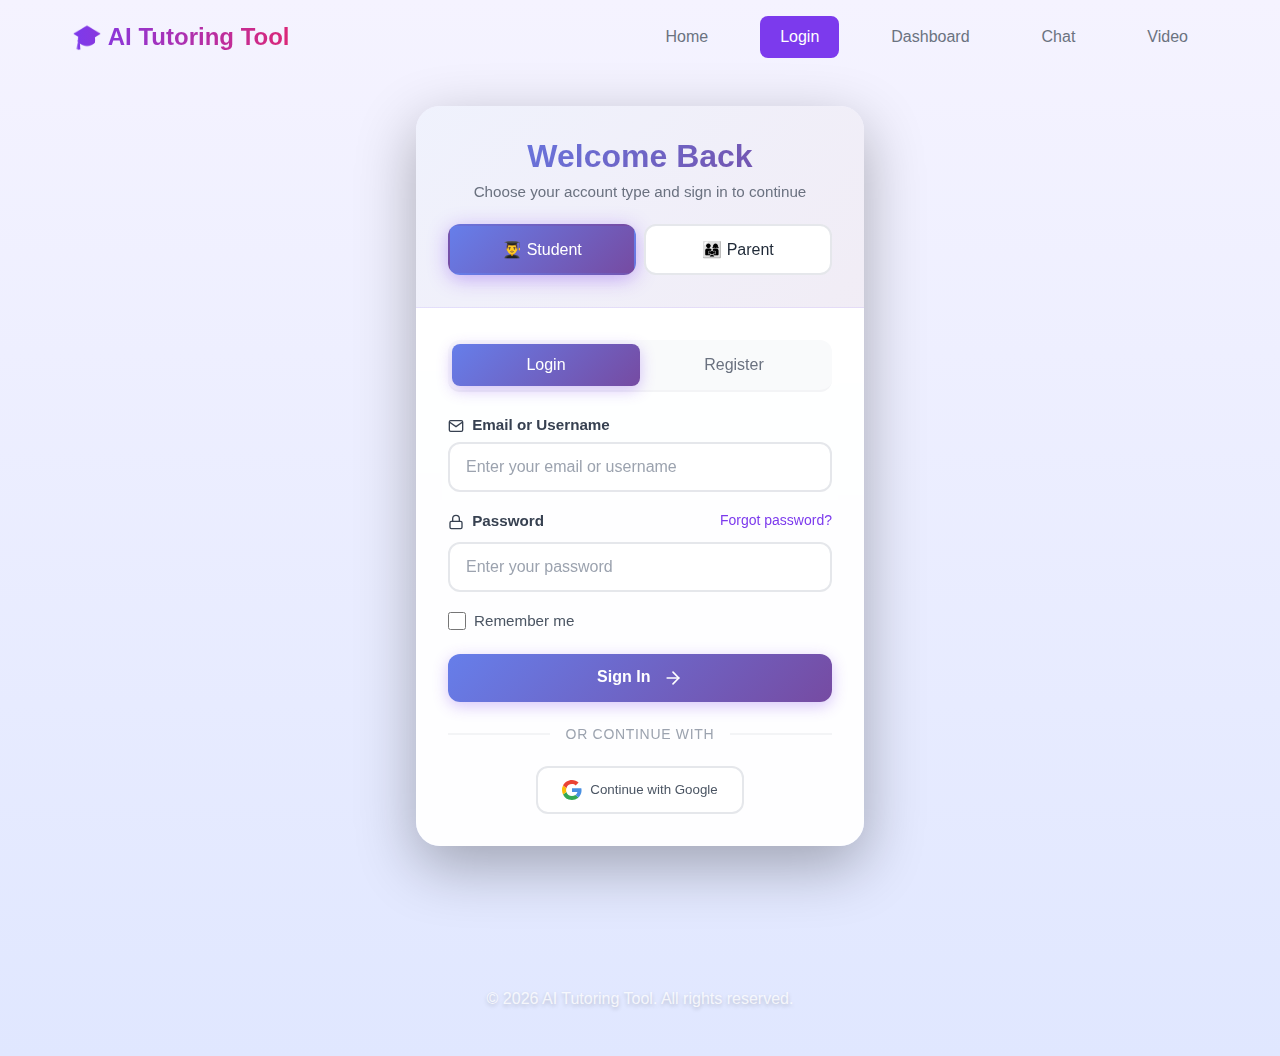
<file: project/login.html>
<!DOCTYPE html>
<html lang="en">
<head>
  <meta charset="UTF-8">
  <meta name="viewport" content="width=device-width, initial-scale=1.0">
  <title>Login - AI Tutoring Tool</title>
  <link rel="stylesheet" href="styles.css">
  <script src="script.js" defer></script>
  <style>
    body {
      background: linear-gradient(135deg);
      min-height: 100vh;
    }

    .login-container {
      min-height: 80vh;
      display: flex;
      align-items: center;
      justify-content: center;
      padding: 2rem 1rem;
    }

    .login-card {
      width: 100%;
      max-width: 28rem;
      background: rgba(255, 255, 255, 0.95);
      backdrop-filter: blur(10px);
      border-radius: 1.5rem;
      box-shadow: 0 20px 60px rgba(0, 0, 0, 0.3);
      overflow: hidden;
      animation: slideUp 0.5s ease;
    }

    @keyframes slideUp {
      from {
        opacity: 0;
        transform: translateY(30px);
      }
      to {
        opacity: 1;
        transform: translateY(0);
      }
    }

    .login-card-header {
      padding: 2rem;
      text-align: center;
      background: linear-gradient(135deg, rgba(102, 126, 234, 0.1) 0%, rgba(118, 75, 162, 0.1) 100%);
      border-bottom: 1px solid rgba(124, 58, 237, 0.1);
    }

    .login-card-title {
      font-size: 2rem;
      font-weight: bold;
      background: linear-gradient(135deg, #667eea 0%, #764ba2 100%);
      -webkit-background-clip: text;
      background-clip: text;
      color: transparent;
      margin-bottom: 0.5rem;
    }

    .login-card-subtitle {
      color: #6b7280;
      font-size: 0.95rem;
    }

    .tabs {
      display: flex;
      border-bottom: 2px solid #f3f4f6;
      margin-bottom: 1.5rem;
      background: #f9fafb;
      border-radius: 0.75rem;
      padding: 0.25rem;
    }

    .tab {
      flex: 1;
      padding: 0.75rem 1rem;
      cursor: pointer;
      border-radius: 0.5rem;
      text-align: center;
      font-weight: 500;
      transition: all 0.3s ease;
      color: #6b7280;
    }

    .tab:hover {
      background: rgba(124, 58, 237, 0.1);
      color: #7c3aed;
    }

    .tab.active {
      background: linear-gradient(135deg, #667eea 0%, #764ba2 100%);
      color: white;
      box-shadow: 0 4px 15px rgba(124, 58, 237, 0.3);
    }

    .tab-content {
      display: none;
      animation: fadeIn 0.3s ease;
    }

    @keyframes fadeIn {
      from {
        opacity: 0;
      }
      to {
        opacity: 1;
      }
    }

    .tab-content.active {
      display: block;
    }

    .account-type {
      display: flex;
      gap: 0.5rem;
      margin-top: 1.5rem;
    }

    .account-type-option {
      flex: 1;
      text-align: center;
      padding: 0.875rem;
      border: 2px solid #e5e7eb;
      cursor: pointer;
      border-radius: 0.75rem;
      font-weight: 500;
      transition: all 0.3s ease;
      background: white;
      position: relative;
      overflow: hidden;
    }

    .account-type-option::before {
      content: '';
      position: absolute;
      inset: 0;
      background: linear-gradient(135deg, #667eea 0%, #764ba2 100%);
      opacity: 0;
      transition: opacity 0.3s ease;
    }

    .account-type-option span {
      position: relative;
      z-index: 1;
    }

    .account-type-option:hover {
      border-color: #7c3aed;
      transform: translateY(-2px);
      box-shadow: 0 4px 15px rgba(124, 58, 237, 0.2);
    }

    .account-type-option.active {
      background: linear-gradient(135deg, #667eea 0%, #764ba2 100%);
      color: white;
      border-color: transparent;
      box-shadow: 0 4px 20px rgba(124, 58, 237, 0.4);
    }

    .account-type-option.active::before {
      opacity: 1;
    }

    .form-group {
      margin-bottom: 1.25rem;
    }

    .form-label {
      display: block;
      margin-bottom: 0.5rem;
      font-weight: 600;
      color: #374151;
      font-size: 0.95rem;
    }

    .form-input {
      width: 100%;
      padding: 0.875rem 1rem;
      border: 2px solid #e5e7eb;
      border-radius: 0.75rem;
      background-color: white;
      color: #1f2937;
      font-size: 1rem;
      transition: all 0.3s ease;
    }

    .form-input:focus {
      outline: none;
      border-color: #7c3aed;
      box-shadow: 0 0 0 4px rgba(124, 58, 237, 0.1);
      transform: translateY(-1px);
    }

    .form-input::placeholder {
      color: #9ca3af;
    }

    .checkbox-container {
      display: flex;
      align-items: center;
      margin-bottom: 1.5rem;
    }

    .checkbox-container input[type="checkbox"] {
      margin-right: 0.5rem;
      width: 1.125rem;
      height: 1.125rem;
      cursor: pointer;
      accent-color: #7c3aed;
    }

    .checkbox-container label {
      color: #4b5563;
      font-size: 0.95rem;
      cursor: pointer;
    }

    .btn-primary {
      width: 100%;
      padding: 0.875rem 1.5rem;
      background: linear-gradient(135deg, #667eea 0%, #764ba2 100%);
      color: white;
      border: none;
      border-radius: 0.75rem;
      font-weight: 600;
      font-size: 1rem;
      cursor: pointer;
      transition: all 0.3s ease;
      box-shadow: 0 4px 15px rgba(124, 58, 237, 0.3);
    }

    .btn-primary:hover {
      transform: translateY(-2px);
      box-shadow: 0 6px 25px rgba(124, 58, 237, 0.5);
    }

    .btn-primary:active {
      transform: translateY(0);
    }

    .social-login {
      display: flex;
      justify-content: center;
      margin-top: 1rem;
    }

    .social-btn {
      display: flex;
      align-items: center;
      justify-content: center;
      padding: 0.75rem 1.5rem;
      border: 2px solid #e5e7eb;
      border-radius: 0.75rem;
      background-color: white;
      color: #4b5563;
      cursor: pointer;
      transition: all 0.3s ease;
      font-weight: 500;
      gap: 0.5rem;
    }

    .social-btn:hover {
      background-color: #f9fafb;
      border-color: #7c3aed;
      transform: translateY(-2px);
      box-shadow: 0 4px 15px rgba(0, 0, 0, 0.1);
    }

    .divider {
      display: flex;
      align-items: center;
      margin: 1.5rem 0;
    }

    .divider::before,
    .divider::after {
      content: "";
      flex: 1;
      border-top: 2px solid #f3f4f6;
    }

    .divider-text {
      padding: 0 1rem;
      color: #9ca3af;
      font-size: 0.875rem;
      font-weight: 500;
      text-transform: uppercase;
      letter-spacing: 0.05em;
    }

    .text-purple-600 {
      color: #7c3aed;
      text-decoration: none;
      font-weight: 500;
      transition: color 0.2s ease;
    }

    .text-purple-600:hover {
      color: #6d28d9;
      text-decoration: underline;
    }

    .flex {
      display: flex;
    }

    .justify-between {
      justify-content: space-between;
    }

    .mb-1 {
      margin-bottom: 0.25rem;
    }

    .mt-4 {
      margin-top: 1rem;
    }

    .text-sm {
      font-size: 0.875rem;
    }

    .w-full {
      width: 100%;
    }

    .card-content {
      padding: 2rem;
    }

    .text-gray-500 {
      color: #6b7280;
    }

    .mr-2 {
      margin-right: 0.5rem;
    }

    .h-4 {
      height: 1rem;
    }

    .w-4 {
      width: 1rem;
    }
  </style>
</head>
<body>
  <div class="container">
    <!-- Header -->
    <header class="header">
      <div class="logo">🎓 AI Tutoring Tool</div>
      <nav class="nav">
        <a href="index.html" class="nav-link">Home</a>
        <a href="login.html" class="nav-link active">Login</a>
        <a href="dashboard.html" class="nav-link">Dashboard</a>
        <a href="chat.html" class="nav-link">Chat</a>
        <a href="video.html" class="nav-link">Video</a>
      </nav>
    </header>

    <!-- Login Container -->
    <div class="login-container">
      <div class="login-card">
        <div class="login-card-header">
          <h1 class="login-card-title">Welcome Back</h1>
          <p class="login-card-subtitle">Choose your account type and sign in to continue</p>

          <!-- Account Type Selector -->
          <div class="account-type">
            <div class="account-type-option active" data-type="student">
              <span>👨‍🎓 Student</span>
            </div>
            <div class="account-type-option" data-type="parent">
              <span>👨‍👩‍👧 Parent</span>
            </div>
          </div>
        </div>

        <div class="card-content">
          <!-- Tabs -->
          <div class="tabs">
            <div class="tab active" data-tab="login">Login</div>
            <div class="tab" data-tab="register">Register</div>
          </div>

          <!-- Login Form -->
          <div class="tab-content active" id="login-tab">
            <form id="login-form" onsubmit="simulateLogin(event)">
              <div class="form-group">
                <label for="email" class="form-label">
                  <svg xmlns="http://www.w3.org/2000/svg" width="16" height="16" viewBox="0 0 24 24" fill="none" stroke="currentColor" stroke-width="2" style="display: inline-block; vertical-align: middle; margin-right: 0.25rem;">
                    <path d="M4 4h16c1.1 0 2 .9 2 2v12c0 1.1-.9 2-2 2H4c-1.1 0-2-.9-2-2V6c0-1.1.9-2 2-2z"></path>
                    <polyline points="22,6 12,13 2,6"></polyline>
                  </svg>
                  Email or Username
                </label>
                <input type="text" id="email" class="form-input" placeholder="Enter your email or username" required>
              </div>

              <div class="form-group">
                <div class="flex justify-between mb-1">
                  <label for="password" class="form-label">
                    <svg xmlns="http://www.w3.org/2000/svg" width="16" height="16" viewBox="0 0 24 24" fill="none" stroke="currentColor" stroke-width="2" style="display: inline-block; vertical-align: middle; margin-right: 0.25rem;">
                      <rect x="3" y="11" width="18" height="11" rx="2" ry="2"></rect>
                      <path d="M7 11V7a5 5 0 0 1 10 0v4"></path>
                    </svg>
                    Password
                  </label>
                  <a href="#" class="text-purple-600 text-sm" onclick="alert('Password reset coming soon!'); return false;">Forgot password?</a>
                </div>
                <input type="password" id="password" class="form-input" placeholder="Enter your password" required>
              </div>

              <div class="checkbox-container">
                <input type="checkbox" id="remember">
                <label for="remember">Remember me</label>
              </div>

              <button type="submit" class="btn-primary">
                <span>Sign In</span>
                <svg xmlns="http://www.w3.org/2000/svg" width="20" height="20" viewBox="0 0 24 24" fill="none" stroke="currentColor" stroke-width="2" stroke-linecap="round" stroke-linejoin="round" style="display: inline-block; vertical-align: middle; margin-left: 0.5rem;">
                  <path d="M5 12h14"></path>
                  <path d="m12 5 7 7-7 7"></path>
                </svg>
              </button>
            </form>
          </div>

          <!-- Register Form -->
          <div class="tab-content" id="register-tab">
            <form id="register-form" onsubmit="simulateRegister(event)">
              <div class="form-group">
                <label for="name" class="form-label">
                  <svg xmlns="http://www.w3.org/2000/svg" width="16" height="16" viewBox="0 0 24 24" fill="none" stroke="currentColor" stroke-width="2" style="display: inline-block; vertical-align: middle; margin-right: 0.25rem;">
                    <path d="M20 21v-2a4 4 0 0 0-4-4H8a4 4 0 0 0-4 4v2"></path>
                    <circle cx="12" cy="7" r="4"></circle>
                  </svg>
                  Full Name
                </label>
                <input type="text" id="name" class="form-input" placeholder="Enter your full name" required>
              </div>

              <div class="form-group">
                <label for="reg-email" class="form-label">
                  <svg xmlns="http://www.w3.org/2000/svg" width="16" height="16" viewBox="0 0 24 24" fill="none" stroke="currentColor" stroke-width="2" style="display: inline-block; vertical-align: middle; margin-right: 0.25rem;">
                    <path d="M4 4h16c1.1 0 2 .9 2 2v12c0 1.1-.9 2-2 2H4c-1.1 0-2-.9-2-2V6c0-1.1.9-2 2-2z"></path>
                    <polyline points="22,6 12,13 2,6"></polyline>
                  </svg>
                  Email
                </label>
                <input type="email" id="reg-email" class="form-input" placeholder="Enter your email" required>
              </div>

              <div class="form-group">
                <label for="reg-password" class="form-label">
                  <svg xmlns="http://www.w3.org/2000/svg" width="16" height="16" viewBox="0 0 24 24" fill="none" stroke="currentColor" stroke-width="2" style="display: inline-block; vertical-align: middle; margin-right: 0.25rem;">
                    <rect x="3" y="11" width="18" height="11" rx="2" ry="2"></rect>
                    <path d="M7 11V7a5 5 0 0 1 10 0v4"></path>
                  </svg>
                  Password
                </label>
                <input type="password" id="reg-password" class="form-input" placeholder="Create a password" required>
              </div>

              <div class="form-group">
                <label for="confirm-password" class="form-label">
                  <svg xmlns="http://www.w3.org/2000/svg" width="16" height="16" viewBox="0 0 24 24" fill="none" stroke="currentColor" stroke-width="2" style="display: inline-block; vertical-align: middle; margin-right: 0.25rem;">
                    <rect x="3" y="11" width="18" height="11" rx="2" ry="2"></rect>
                    <path d="M7 11V7a5 5 0 0 1 10 0v4"></path>
                  </svg>
                  Confirm Password
                </label>
                <input type="password" id="confirm-password" class="form-input" placeholder="Confirm your password" required>
              </div>

              <div class="checkbox-container">
                <input type="checkbox" id="terms" required>
                <label for="terms">
                  I agree to the <a href="#" class="text-purple-600">terms and conditions</a>
                </label>
              </div>

              <button type="submit" class="btn-primary">
                <span>Create Account</span>
                <svg xmlns="http://www.w3.org/2000/svg" width="20" height="20" viewBox="0 0 24 24" fill="none" stroke="currentColor" stroke-width="2" stroke-linecap="round" stroke-linejoin="round" style="display: inline-block; vertical-align: middle; margin-left: 0.5rem;">
                  <path d="M16 21v-2a4 4 0 0 0-4-4H6a4 4 0 0 0-4 4v2"></path>
                  <circle cx="9" cy="7" r="4"></circle>
                  <line x1="19" x2="19" y1="8" y2="14"></line>
                  <line x1="22" x2="16" y1="11" y2="11"></line>
                </svg>
              </button>
            </form>
          </div>

          <!-- Social Login -->
          <div class="divider">
            <span class="divider-text">Or continue with</span>
          </div>

          <div class="social-login">
            <button class="social-btn" onclick="alert('Google Sign-In coming soon!')">
              <svg xmlns="http://www.w3.org/2000/svg" width="20" height="20" viewBox="0 0 24 24">
                <path fill="#EA4335" d="M5.266 9.765A7.077 7.077 0 0 1 12 4.909c1.69 0 3.218.6 4.418 1.582L19.91 3C17.782 1.145 15.055 0 12 0 7.27 0 3.198 2.698 1.24 6.65l4.026 3.115Z"/>
                <path fill="#34A853" d="M16.04 18.013c-1.09.703-2.474 1.078-4.04 1.078a7.077 7.077 0 0 1-6.723-4.823l-4.04 3.067A11.965 11.965 0 0 0 12 24c2.933 0 5.735-1.043 7.834-3l-3.793-2.987Z"/>
                <path fill="#4A90E2" d="M19.834 21c2.195-2.048 3.62-5.096 3.62-9 0-.71-.109-1.473-.272-2.182H12v4.637h6.436c-.317 1.559-1.17 2.766-2.395 3.558L19.834 21Z"/>
                <path fill="#FBBC05" d="M5.277 14.268A7.12 7.12 0 0 1 4.909 12c0-.782.125-1.533.357-2.235L1.24 6.65A11.934 11.934 0 0 0 0 12c0 1.92.445 3.73 1.237 5.335l4.04-3.067Z"/>
              </svg>
              <span>Continue with Google</span>
            </button>
          </div>
        </div>
      </div>
    </div>

    <!-- Footer -->
    <footer class="footer py-4 text-center" style="background: transparent; border: none; color: white;">
      <p style="color: rgba(255, 255, 255, 0.8); text-shadow: 0 2px 4px rgba(0, 0, 0, 0.2);">
        &copy; <span id="current-year"></span> AI Tutoring Tool. All rights reserved.
        <script>document.getElementById('current-year').textContent = new Date().getFullYear();</script>
      </p>
    </footer>
  </div>

  <script>
    // Tab switching
    const tabs = document.querySelectorAll('.tab');
    const tabContents = document.querySelectorAll('.tab-content');

    tabs.forEach(tab => {
      tab.addEventListener('click', () => {
        const tabId = tab.getAttribute('data-tab');

        // Update active tab
        tabs.forEach(t => t.classList.remove('active'));
        tab.classList.add('active');

        // Show corresponding content
        tabContents.forEach(content => {
          content.classList.remove('active');
          if (content.id === `${tabId}-tab`) {
            content.classList.add('active');
          }
        });
      });
    });

    // Account type switching
    const accountTypes = document.querySelectorAll('.account-type-option');

    accountTypes.forEach(type => {
      type.addEventListener('click', () => {
        accountTypes.forEach(t => t.classList.remove('active'));
        type.classList.add('active');
      });
    });
  </script>
</body>
</html>
</file>
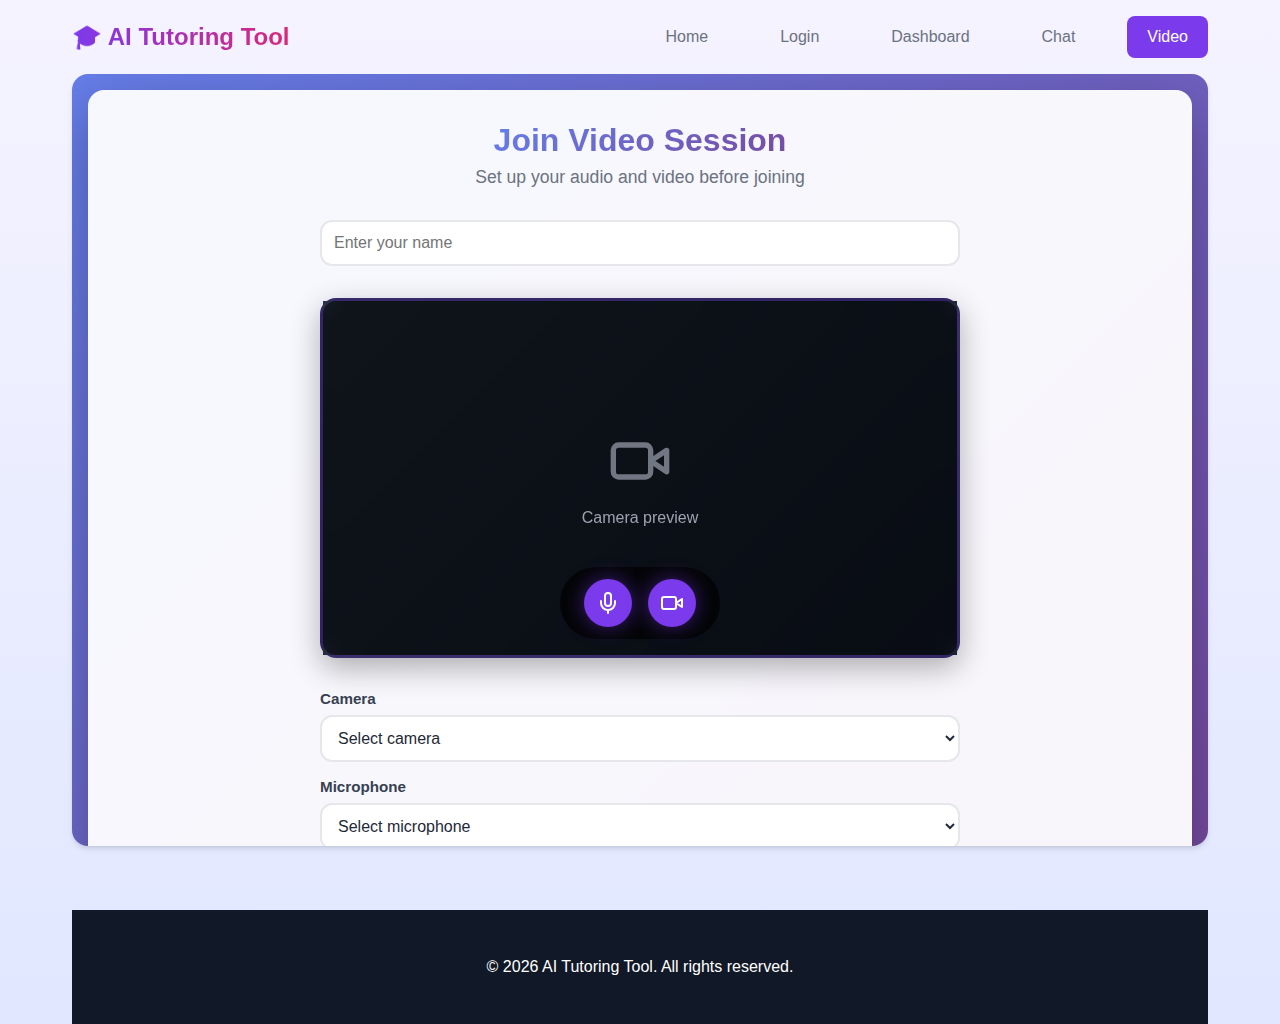
<file: project/video.html>
<!DOCTYPE html>
<html lang="en">
<head>
  <meta charset="UTF-8">
  <meta name="viewport" content="width=device-width, initial-scale=1.0">
  <title>Video Call - AI Tutoring Tool</title>
  <link rel="stylesheet" href="styles.css">
  <script src="script.js" defer></script>
  <style>
    .video-container {
      height: calc(100vh - 8rem);
      display: flex;
      flex-direction: column;
      background: linear-gradient(135deg, #667eea 0%, #764ba2 100%);
    }

    .setup-screen, .call-screen {
      flex: 1;
      display: flex;
      flex-direction: column;
    }

    .call-screen {
      display: none;
    }

    .setup-content {
      flex: 1;
      display: flex;
      flex-direction: column;
      align-items: center;
      justify-content: center;
      padding: 2rem;
      background: rgba(255, 255, 255, 0.95);
      border-radius: 1rem;
      margin: 1rem;
      box-shadow: 0 20px 60px rgba(0, 0, 0, 0.3);
    }

    .setup-title {
      font-size: 2rem;
      font-weight: bold;
      background: linear-gradient(135deg, #667eea 0%, #764ba2 100%);
      -webkit-background-clip: text;
      background-clip: text;
      color: transparent;
      margin-bottom: 0.5rem;
    }

    .setup-subtitle {
      color: #6b7280;
      margin-bottom: 2rem;
      font-size: 1.1rem;
    }

    .video-preview {
      width: 100%;
      max-width: 640px;
      aspect-ratio: 16 / 9;
      background: linear-gradient(135deg, #1f2937 0%, #111827 100%);
      border-radius: 1rem;
      overflow: hidden;
      position: relative;
      margin-bottom: 2rem;
      box-shadow: 0 10px 30px rgba(0, 0, 0, 0.3);
      border: 3px solid rgba(124, 58, 237, 0.3);
    }

    .video-preview video {
      width: 100%;
      height: 100%;
      object-fit: cover;
    }

    .video-placeholder {
      position: absolute;
      inset: 0;
      display: flex;
      flex-direction: column;
      align-items: center;
      justify-content: center;
      color: #9ca3af;
      background: rgba(0, 0, 0, 0.5);
      backdrop-filter: blur(10px);
    }

    .video-placeholder svg {
      width: 4rem;
      height: 4rem;
      margin-bottom: 1rem;
      opacity: 0.7;
    }

    .video-controls {
      position: absolute;
      bottom: 1rem;
      left: 50%;
      transform: translateX(-50%);
      display: flex;
      gap: 1rem;
      background: rgba(0, 0, 0, 0.7);
      padding: 0.75rem 1.5rem;
      border-radius: 9999px;
      backdrop-filter: blur(10px);
    }

    .video-control-btn {
      width: 3rem;
      height: 3rem;
      border-radius: 9999px;
      display: flex;
      align-items: center;
      justify-content: center;
      background-color: rgba(255, 255, 255, 0.2);
      color: white;
      border: none;
      cursor: pointer;
      transition: all 0.3s ease;
    }

    .video-control-btn:hover {
      background-color: rgba(255, 255, 255, 0.3);
      transform: scale(1.1);
    }

    .video-control-btn.active {
      background-color: #7c3aed;
      box-shadow: 0 0 20px rgba(124, 58, 237, 0.5);
    }

    .video-control-btn.disabled {
      background-color: #ef4444;
      box-shadow: 0 0 20px rgba(239, 68, 68, 0.5);
    }

    .setup-options {
      display: flex;
      gap: 1rem;
      margin-top: 2rem;
      flex-wrap: wrap;
      justify-content: center;
    }

    .setup-options > div {
      display: flex;
      flex-direction: column;
      gap: 0.5rem;
    }

    .call-header {
      display: flex;
      align-items: center;
      justify-content: space-between;
      padding: 1rem 1.5rem;
      background: linear-gradient(135deg, #667eea 0%, #764ba2 100%);
      color: white;
      box-shadow: 0 4px 20px rgba(0, 0, 0, 0.2);
    }

    .call-info {
      display: flex;
      align-items: center;
      gap: 0.5rem;
    }

    .call-badge {
      display: flex;
      align-items: center;
      padding: 0.4rem 0.8rem;
      background-color: rgba(255, 255, 255, 0.2);
      border-radius: 9999px;
      font-size: 0.875rem;
      font-weight: 500;
      backdrop-filter: blur(10px);
    }

    .call-actions {
      display: flex;
      gap: 0.5rem;
    }

    .call-grid {
      flex: 1;
      display: grid;
      grid-template-columns: repeat(auto-fit, minmax(350px, 1fr));
      gap: 1.5rem;
      padding: 1.5rem;
      background: linear-gradient(135deg, #1a1a2e 0%, #16213e 100%);
      overflow-y: auto;
    }

    .participant {
      aspect-ratio: 16 / 9;
      background: linear-gradient(135deg, #2d3748 0%, #1a202c 100%);
      border-radius: 1rem;
      overflow: hidden;
      position: relative;
      box-shadow: 0 10px 30px rgba(0, 0, 0, 0.5);
      border: 2px solid rgba(124, 58, 237, 0.3);
      transition: all 0.3s ease;
    }

    .participant:hover {
      transform: translateY(-5px);
      box-shadow: 0 15px 40px rgba(124, 58, 237, 0.4);
      border-color: rgba(124, 58, 237, 0.6);
    }

    .participant video {
      width: 100%;
      height: 100%;
      object-fit: cover;
    }

    .participant-info {
      position: absolute;
      bottom: 1rem;
      left: 1rem;
      display: flex;
      align-items: center;
      gap: 0.5rem;
      padding: 0.5rem 0.75rem;
      background-color: rgba(0, 0, 0, 0.7);
      border-radius: 9999px;
      font-size: 0.875rem;
      color: white;
      backdrop-filter: blur(10px);
      font-weight: 500;
    }

    .participant-avatar {
      width: 1.75rem;
      height: 1.75rem;
      border-radius: 9999px;
      background: linear-gradient(135deg, #667eea 0%, #764ba2 100%);
      display: flex;
      align-items: center;
      justify-content: center;
      font-weight: bold;
      font-size: 0.875rem;
      box-shadow: 0 2px 10px rgba(124, 58, 237, 0.5);
    }

    .participant-placeholder {
      position: absolute;
      inset: 0;
      display: flex;
      flex-direction: column;
      align-items: center;
      justify-content: center;
      color: #9ca3af;
      background: rgba(0, 0, 0, 0.3);
      backdrop-filter: blur(5px);
    }

    .participant-placeholder .avatar {
      width: 5rem;
      height: 5rem;
      border-radius: 9999px;
      background: linear-gradient(135deg, #667eea 0%, #764ba2 100%);
      display: flex;
      align-items: center;
      justify-content: center;
      font-weight: bold;
      font-size: 2rem;
      color: white;
      margin-bottom: 1rem;
      box-shadow: 0 10px 30px rgba(124, 58, 237, 0.5);
      animation: pulse 2s infinite;
    }

    @keyframes pulse {
      0%, 100% {
        transform: scale(1);
        box-shadow: 0 10px 30px rgba(124, 58, 237, 0.5);
      }
      50% {
        transform: scale(1.05);
        box-shadow: 0 15px 40px rgba(124, 58, 237, 0.7);
      }
    }

    .call-footer {
      display: flex;
      align-items: center;
      justify-content: center;
      padding: 1.5rem;
      background: linear-gradient(135deg, #1f2937 0%, #111827 100%);
      gap: 1rem;
      box-shadow: 0 -4px 20px rgba(0, 0, 0, 0.3);
    }

    .call-btn {
      width: 3.5rem;
      height: 3.5rem;
      border-radius: 9999px;
      display: flex;
      align-items: center;
      justify-content: center;
      color: white;
      border: none;
      cursor: pointer;
      transition: all 0.3s ease;
      position: relative;
    }

    .call-btn::before {
      content: '';
      position: absolute;
      inset: -2px;
      border-radius: 9999px;
      padding: 2px;
      background: linear-gradient(135deg, #667eea, #764ba2);
      -webkit-mask: linear-gradient(#fff 0 0) content-box, linear-gradient(#fff 0 0);
      -webkit-mask-composite: xor;
      mask-composite: exclude;
      opacity: 0;
      transition: opacity 0.3s ease;
    }

    .call-btn:hover::before {
      opacity: 1;
    }

    .call-btn:hover {
      transform: translateY(-3px);
    }

    .call-btn.primary {
      background: linear-gradient(135deg, #667eea 0%, #764ba2 100%);
      box-shadow: 0 4px 15px rgba(124, 58, 237, 0.4);
    }

    .call-btn.primary:hover {
      box-shadow: 0 6px 20px rgba(124, 58, 237, 0.6);
    }

    .call-btn.secondary {
      background-color: #4b5563;
      box-shadow: 0 4px 15px rgba(0, 0, 0, 0.3);
    }

    .call-btn.secondary:hover {
      background-color: #374151;
      box-shadow: 0 6px 20px rgba(0, 0, 0, 0.4);
    }

    .call-btn.danger {
      background: linear-gradient(135deg, #ef4444 0%, #dc2626 100%);
      box-shadow: 0 4px 15px rgba(239, 68, 68, 0.4);
    }

    .call-btn.danger:hover {
      box-shadow: 0 6px 20px rgba(239, 68, 68, 0.6);
    }

    .call-btn:active {
      transform: translateY(-1px);
    }

    .select-container {
      display: flex;
      flex-direction: column;
      width: 100%;
      max-width: 640px;
      margin-bottom: 1rem;
    }

    .select-label {
      margin-bottom: 0.5rem;
      font-weight: 600;
      color: #374151;
      font-size: 0.95rem;
    }

    .select-input {
      padding: 0.75rem;
      border: 2px solid #e5e7eb;
      border-radius: 0.75rem;
      background-color: white;
      color: #1f2937;
      font-size: 1rem;
      transition: all 0.3s ease;
    }

    .select-input:focus {
      outline: none;
      border-color: #7c3aed;
      box-shadow: 0 0 0 4px rgba(124, 58, 237, 0.1);
    }

    .room-code-input {
      padding: 0.75rem;
      border: 2px solid #e5e7eb;
      border-radius: 0.75rem;
      background-color: white;
      color: #1f2937;
      width: 100%;
      max-width: 300px;
      font-size: 1rem;
      font-weight: 500;
      text-align: center;
      transition: all 0.3s ease;
    }

    .room-code-input:focus {
      outline: none;
      border-color: #7c3aed;
      box-shadow: 0 0 0 4px rgba(124, 58, 237, 0.1);
    }

    .name-input {
      padding: 0.75rem;
      border: 2px solid #e5e7eb;
      border-radius: 0.75rem;
      background-color: white;
      color: #1f2937;
      width: 100%;
      max-width: 640px;
      margin-bottom: 2rem;
      font-size: 1rem;
      transition: all 0.3s ease;
    }

    .name-input:focus {
      outline: none;
      border-color: #7c3aed;
      box-shadow: 0 0 0 4px rgba(124, 58, 237, 0.1);
    }

    .session-ended {
      display: none;
      flex-direction: column;
      align-items: center;
      justify-content: center;
      text-align: center;
      padding: 3rem;
      background: rgba(255, 255, 255, 0.95);
      border-radius: 1rem;
      margin: 2rem;
      box-shadow: 0 20px 60px rgba(0, 0, 0, 0.3);
    }

    .session-ended-icon {
      width: 6rem;
      height: 6rem;
      border-radius: 9999px;
      background: linear-gradient(135deg, rgba(239, 68, 68, 0.1) 0%, rgba(220, 38, 38, 0.1) 100%);
      display: flex;
      align-items: center;
      justify-content: center;
      color: #ef4444;
      margin-bottom: 2rem;
      animation: pulse 2s infinite;
    }

    .session-ended-title {
      font-size: 2rem;
      font-weight: bold;
      margin-bottom: 0.75rem;
      background: linear-gradient(135deg, #667eea 0%, #764ba2 100%);
      -webkit-background-clip: text;
      background-clip: text;
      color: transparent;
    }

    .session-ended-subtitle {
      color: #6b7280;
      margin-bottom: 2rem;
      font-size: 1.1rem;
    }

    .session-duration {
      font-size: 1.5rem;
      font-weight: bold;
      margin-bottom: 0.75rem;
      color: #374151;
    }

    .session-thank-you {
      color: #6b7280;
      margin-bottom: 2rem;
      font-size: 1.1rem;
    }

    .copy-notification {
      position: fixed;
      top: 2rem;
      right: 2rem;
      background: linear-gradient(135deg, #10b981 0%, #059669 100%);
      color: white;
      padding: 1rem 1.5rem;
      border-radius: 0.75rem;
      box-shadow: 0 10px 30px rgba(16, 185, 129, 0.4);
      display: none;
      align-items: center;
      gap: 0.5rem;
      z-index: 1000;
      animation: slideIn 0.3s ease;
    }

    @keyframes slideIn {
      from {
        transform: translateX(100%);
        opacity: 0;
      }
      to {
        transform: translateX(0);
        opacity: 1;
      }
    }

    .copy-notification.show {
      display: flex;
    }
  </style>
</head>
<body>
  <div class="container">
    <!-- Header -->
    <header class="header">
      <div class="logo">🎓 AI Tutoring Tool</div>
      <nav class="nav">
        <a href="index.html" class="nav-link">Home</a>
        <a href="login.html" class="nav-link">Login</a>
        <a href="dashboard.html" class="nav-link">Dashboard</a>
        <a href="chat.html" class="nav-link">Chat</a>
        <a href="video.html" class="nav-link active">Video</a>
      </nav>
    </header>

    <!-- Video Container -->
    <div class="card video-container">
      <!-- Setup Screen -->
      <div id="setup-screen" class="setup-screen">
        <div class="setup-content">
          <h1 class="setup-title">Join Video Session</h1>
          <p class="setup-subtitle">Set up your audio and video before joining</p>

          <input type="text" id="user-name" class="name-input" placeholder="Enter your name" required>

          <div class="video-preview">
            <video id="local-video-preview" autoplay muted playsinline></video>
            <div class="video-placeholder">
              <svg xmlns="http://www.w3.org/2000/svg" width="24" height="24" viewBox="0 0 24 24" fill="none" stroke="currentColor" stroke-width="2" stroke-linecap="round" stroke-linejoin="round" class="h-12 w-12 mb-2 opacity-50">
                <path d="m22 8-6 4 6 4V8Z"></path>
                <rect width="14" height="12" x="2" y="6" rx="2" ry="2"></rect>
              </svg>
              <p>Camera preview</p>
            </div>

            <div class="video-controls">
              <button id="mic-toggle" class="video-control-btn active">
                <svg xmlns="http://www.w3.org/2000/svg" width="24" height="24" viewBox="0 0 24 24" fill="none" stroke="currentColor" stroke-width="2" stroke-linecap="round" stroke-linejoin="round" class="h-5 w-5">
                  <path d="M12 2a3 3 0 0 0-3 3v7a3 3 0 0 0 6 0V5a3 3 0 0 0-3-3Z"></path>
                  <path d="M19 10v2a7 7 0 0 1-14 0v-2"></path>
                  <line x1="12" x2="12" y1="19" y2="22"></line>
                </svg>
              </button>
              <button id="camera-toggle" class="video-control-btn active">
                <svg xmlns="http://www.w3.org/2000/svg" width="24" height="24" viewBox="0 0 24 24" fill="none" stroke="currentColor" stroke-width="2" stroke-linecap="round" stroke-linejoin="round" class="h-5 w-5">
                  <path d="m22 8-6 4 6 4V8Z"></path>
                  <rect width="14" height="12" x="2" y="6" rx="2" ry="2"></rect>
                </svg>
              </button>
            </div>
          </div>

          <div class="select-container">
            <label for="camera-select" class="select-label">Camera</label>
            <select id="camera-select" class="select-input">
              <option value="">Select camera</option>
            </select>
          </div>

          <div class="select-container">
            <label for="mic-select" class="select-label">Microphone</label>
            <select id="mic-select" class="select-input">
              <option value="">Select microphone</option>
            </select>
          </div>

          <div class="setup-options">
            <div>
              <input type="text" id="room-code" class="room-code-input" placeholder="Enter room code (optional)">
              <button id="join-call-btn" class="btn btn-primary">Join Session</button>
            </div>
            <div>
              <button id="create-call-btn" class="btn btn-primary">Create Session</button>
            </div>
          </div>
        </div>
      </div>

      <!-- Call Screen -->
      <div id="call-screen" class="call-screen">
        <div class="call-header">
          <div class="call-info">
            <svg xmlns="http://www.w3.org/2000/svg" width="24" height="24" viewBox="0 0 24 24" fill="none" stroke="currentColor" stroke-width="2" stroke-linecap="round" stroke-linejoin="round" class="h-5 w-5 text-purple-400 mr-2">
              <path d="m22 8-6 4 6 4V8Z"></path>
              <rect width="14" height="12" x="2" y="6" rx="2" ry="2"></rect>
            </svg>
            <span class="font-medium">AI Tutoring Session</span>
            <div class="call-badge">
              <svg xmlns="http://www.w3.org/2000/svg" width="24" height="24" viewBox="0 0 24 24" fill="none" stroke="currentColor" stroke-width="2" stroke-linecap="round" stroke-linejoin="round" class="h-3 w-3 mr-1">
                <circle cx="12" cy="12" r="10"></circle>
                <polyline points="12 6 12 12 16 14"></polyline>
              </svg>
              <span id="call-duration">00:00</span>
            </div>
            <div class="call-badge">
              <span>Room: </span>
              <span id="room-code-display">ABC123</span>
            </div>
          </div>
          <div class="call-actions">
            <button id="copy-room-code-btn" class="call-btn secondary" title="Copy room code">
              <svg xmlns="http://www.w3.org/2000/svg" width="24" height="24" viewBox="0 0 24 24" fill="none" stroke="currentColor" stroke-width="2" stroke-linecap="round" stroke-linejoin="round" class="h-4 w-4">
                <rect width="14" height="14" x="8" y="8" rx="2" ry="2"></rect>
                <path d="M4 16c-1.1 0-2-.9-2-2V4c0-1.1.9-2 2-2h10c1.1 0 2 .9 2 2"></path>
              </svg>
            </button>
          </div>
        </div>

        <div class="call-grid">
          <!-- Local participant -->
          <div class="participant">
            <video id="local-video" autoplay muted playsinline></video>
            <div class="participant-info">
              <div class="participant-avatar">Y</div>
              <span>You</span>
            </div>
          </div>

          <!-- Remote participant (placeholder) -->
          <div class="participant">
            <div class="participant-placeholder">
              <div class="avatar">T</div>
              <div class="font-medium">Dr. Smith</div>
              <div class="text-xs">Tutor</div>
            </div>
            <div class="participant-info">
              <div class="participant-avatar">T</div>
              <span>Dr. Smith</span>
            </div>
          </div>
        </div>

        <div class="call-footer">
          <button id="mic-btn" class="call-btn primary" title="Toggle microphone">
            <svg xmlns="http://www.w3.org/2000/svg" width="24" height="24" viewBox="0 0 24 24" fill="none" stroke="currentColor" stroke-width="2" stroke-linecap="round" stroke-linejoin="round" class="h-5 w-5">
              <path d="M12 2a3 3 0 0 0-3 3v7a3 3 0 0 0 6 0V5a3 3 0 0 0-3-3Z"></path>
              <path d="M19 10v2a7 7 0 0 1-14 0v-2"></path>
              <line x1="12" x2="12" y1="19" y2="22"></line>
            </svg>
          </button>
          <button id="camera-btn" class="call-btn primary" title="Toggle camera">
            <svg xmlns="http://www.w3.org/2000/svg" width="24" height="24" viewBox="0 0 24 24" fill="none" stroke="currentColor" stroke-width="2" stroke-linecap="round" stroke-linejoin="round" class="h-5 w-5">
              <path d="m22 8-6 4 6 4V8Z"></path>
              <rect width="14" height="12" x="2" y="6" rx="2" ry="2"></rect>
            </svg>
          </button>
          <button id="screen-share-btn" class="call-btn primary" title="Share screen">
            <svg xmlns="http://www.w3.org/2000/svg" width="24" height="24" viewBox="0 0 24 24" fill="none" stroke="currentColor" stroke-width="2" stroke-linecap="round" stroke-linejoin="round" class="h-5 w-5">
              <rect width="20" height="14" x="2" y="3" rx="2"></rect>
              <line x1="8" x2="16" y1="21" y2="21"></line>
              <line x1="12" x2="12" y1="17" y2="21"></line>
            </svg>
          </button>
          <button id="hand-raise-btn" class="call-btn secondary" title="Raise hand">
            <svg xmlns="http://www.w3.org/2000/svg" width="24" height="24" viewBox="0 0 24 24" fill="none" stroke="currentColor" stroke-width="2" stroke-linecap="round" stroke-linejoin="round" class="h-5 w-5">
              <path d="M18 11V6a2 2 0 0 0-2-2v0a2 2 0 0 0-2 2v0"></path>
              <path d="M14 10V4a2 2 0 0 0-2-2v0a2 2 0 0 0-2 2v2"></path>
              <path d="M10 10.5V6a2 2 0 0 0-2-2v0a2 2 0 0 0-2 2v8"></path>
              <path d="M18 8a2 2 0 1 1 4 0v6a8 8 0 0 1-8 8h-2c-2.8 0-4.5-.86-5.99-2.34l-3.6-3.6a2 2 0 0 1 2.83-2.82L7 15"></path>
            </svg>
          </button>
          <button id="chat-btn" class="call-btn secondary" title="Chat">
            <svg xmlns="http://www.w3.org/2000/svg" width="24" height="24" viewBox="0 0 24 24" fill="none" stroke="currentColor" stroke-width="2" stroke-linecap="round" stroke-linejoin="round" class="h-5 w-5">
              <path d="M21 15a2 2 0 0 1-2 2H7l-4 4V5a2 2 0 0 1 2-2h14a2 2 0 0 1 2 2z"></path>
            </svg>
          </button>
          <button id="end-call-btn" class="call-btn danger" title="End call">
            <svg xmlns="http://www.w3.org/2000/svg" width="24" height="24" viewBox="0 0 24 24" fill="none" stroke="currentColor" stroke-width="2" stroke-linecap="round" stroke-linejoin="round" class="h-5 w-5">
              <path d="M16 2v4"></path>
              <path d="M8 2v4"></path>
              <path d="M15.5 13.5 8 6"></path>
              <path d="M16 22h4a2 2 0 0 0 2-2v-4"></path>
              <path d="M2 16v4a2 2 0 0 0 2 2h4"></path>
              <path d="M22 8V6a2 2 0 0 0-2-2h-4"></path>
              <path d="M2 8V6a2 2 0 0 1 2-2h4"></path>
            </svg>
          </button>
        </div>
      </div>

      <!-- Session Ended Screen -->
      <div id="session-ended" class="session-ended">
        <div class="session-ended-icon">
          <svg xmlns="http://www.w3.org/2000/svg" width="24" height="24" viewBox="0 0 24 24" fill="none" stroke="currentColor" stroke-width="2" stroke-linecap="round" stroke-linejoin="round" class="h-12 w-12">
            <path d="M16 2v4"></path>
            <path d="M8 2v4"></path>
            <path d="M15.5 13.5 8 6"></path>
            <path d="M16 22h4a2 2 0 0 0 2-2v-4"></path>
            <path d="M2 16v4a2 2 0 0 0 2 2h4"></path>
            <path d="M22 8V6a2 2 0 0 0-2-2h-4"></path>
            <path d="M2 8V6a2 2 0 0 1 2-2h4"></path>
          </svg>
        </div>
        <h2 class="session-ended-title">Session Ended</h2>
        <p class="session-ended-subtitle">Your video session has ended</p>
        <p class="session-duration">Session duration: <span id="final-duration">00:15:30</span></p>
        <p class="session-thank-you">Thank you for using AI Tutoring Tool</p>
        <button id="new-session-btn" class="btn btn-primary">Start New Session</button>
      </div>
    </div>

    <!-- Footer -->
    <footer class="footer py-4 border-t text-center">
      <p class="text-gray-500">
        &copy; <span id="current-year"></span> AI Tutoring Tool. All rights reserved.
        <script>document.getElementById('current-year').textContent = new Date().getFullYear();</script>
      </p>
    </footer>
  </div>

  <!-- Copy Notification -->
  <div id="copy-notification" class="copy-notification">
    <svg xmlns="http://www.w3.org/2000/svg" width="20" height="20" viewBox="0 0 24 24" fill="none" stroke="currentColor" stroke-width="2" stroke-linecap="round" stroke-linejoin="round">
      <polyline points="20 6 9 17 4 12"></polyline>
    </svg>
    <span>Room code copied!</span>
  </div>

  <script>
    document.addEventListener('DOMContentLoaded', function() {
      // DOM Elements
      const setupScreen = document.getElementById('setup-screen');
      const callScreen = document.getElementById('call-screen');
      const sessionEnded = document.getElementById('session-ended');
      const joinCallBtn = document.getElementById('join-call-btn');
      const createCallBtn = document.getElementById('create-call-btn');
      const endCallBtn = document.getElementById('end-call-btn');
      const newSessionBtn = document.getElementById('new-session-btn');
      const micToggle = document.getElementById('mic-toggle');
      const cameraToggle = document.getElementById('camera-toggle');
      const micBtn = document.getElementById('mic-btn');
      const cameraBtn = document.getElementById('camera-btn');
      const screenShareBtn = document.getElementById('screen-share-btn');
      const handRaiseBtn = document.getElementById('hand-raise-btn');
      const chatBtn = document.getElementById('chat-btn');
      const localVideoPreview = document.getElementById('local-video-preview');
      const localVideo = document.getElementById('local-video');
      const roomCodeInput = document.getElementById('room-code');
      const roomCodeDisplay = document.getElementById('room-code-display');
      const callDuration = document.getElementById('call-duration');
      const finalDuration = document.getElementById('final-duration');
      const cameraSelect = document.getElementById('camera-select');
      const micSelect = document.getElementById('mic-select');
      const copyRoomCodeBtn = document.getElementById('copy-room-code-btn');
      const copyNotification = document.getElementById('copy-notification');
      const userNameInput = document.getElementById('user-name');

      // State
      let stream = null;
      let durationInterval = null;
      let startTime = null;
      let isMicEnabled = true;
      let isCameraEnabled = true;
      let isScreenSharing = false;
      let isHandRaised = false;
      let isChatOpen = false;

      // Initialize media devices
      async function initializeDevices() {
        try {
          // Get list of media devices
          const devices = await navigator.mediaDevices.enumerateDevices();

          // Filter cameras and microphones
          const cameras = devices.filter(device => device.kind === 'videoinput');
          const mics = devices.filter(device => device.kind === 'audioinput');

          // Populate camera select
          cameraSelect.innerHTML = '<option value="">Select camera</option>';
          cameras.forEach(camera => {
            const option = document.createElement('option');
            option.value = camera.deviceId;
            option.text = camera.label || `Camera ${camera.deviceId.substring(0, 5)}...`;
            cameraSelect.appendChild(option);
          });

          // Populate mic select
          micSelect.innerHTML = '<option value="">Select microphone</option>';
          mics.forEach(mic => {
            const option = document.createElement('option');
            option.value = mic.deviceId;
            option.text = mic.label || `Microphone ${mic.deviceId.substring(0, 5)}...`;
            micSelect.appendChild(option);
          });

          // Start camera preview
          await startCameraPreview();
        } catch (err) {
          console.error('Error getting media devices:', err);
        }
      }

      // Start camera preview
      async function startCameraPreview() {
        try {
          // Request camera and microphone access
          stream = await navigator.mediaDevices.getUserMedia({
            audio: true,
            video: true
          });

          // Update video element
          localVideoPreview.srcObject = stream;

          // Update select values if labels are available
          const videoTrack = stream.getVideoTracks()[0];
          const audioTrack = stream.getAudioTracks()[0];

          if (videoTrack && videoTrack.label) {
            Array.from(cameraSelect.options).forEach(option => {
              if (option.text === videoTrack.label) {
                cameraSelect.value = option.value;
              }
            });
          }

          if (audioTrack && audioTrack.label) {
            Array.from(micSelect.options).forEach(option => {
              if (option.text === audioTrack.label) {
                micSelect.value = option.value;
              }
            });
          }
        } catch (err) {
          console.error('Error starting camera:', err);
        }
      }

      // Generate random room code
      function generateRoomCode() {
        const chars = 'ABCDEFGHIJKLMNOPQRSTUVWXYZ0123456789';
        let result = '';
        for (let i = 0; i < 6; i++) {
          result += chars.charAt(Math.floor(Math.random() * chars.length));
        }
        return result;
      }

      // Start call
      function startCall() {
        // Validate name
        if (!userNameInput.value.trim()) {
          alert('Please enter your name before joining');
          userNameInput.focus();
          return;
        }

        // Generate room code if not provided
        if (!roomCodeInput.value) {
          roomCodeInput.value = generateRoomCode();
        }

        // Display room code
        roomCodeDisplay.textContent = roomCodeInput.value;

        // Hide setup screen, show call screen
        setupScreen.style.display = 'none';
        callScreen.style.display = 'flex';
        sessionEnded.style.display = 'none';

        // Set local video
        localVideo.srcObject = stream;

        // Start duration timer
        startTime = new Date();
        durationInterval = setInterval(updateDuration, 1000);
      }

      // End call
      function endCall() {
        // Stop duration timer
        clearInterval(durationInterval);

        // Set final duration
        finalDuration.textContent = callDuration.textContent;

        // Hide call screen, show session ended
        callScreen.style.display = 'none';
        sessionEnded.style.display = 'flex';

        // Stop all tracks
        if (stream) {
          stream.getTracks().forEach(track => track.stop());
        }
      }

      // Update call duration
      function updateDuration() {
        const now = new Date();
        const diff = now - startTime;
        const minutes = Math.floor(diff / 60000);
        const seconds = Math.floor((diff % 60000) / 1000);
        callDuration.textContent = `${minutes.toString().padStart(2, '0')}:${seconds.toString().padStart(2, '0')}`;
      }

      // Toggle microphone
      function toggleMicrophone() {
        if (stream) {
          const audioTracks = stream.getAudioTracks();
          if (audioTracks.length > 0) {
            isMicEnabled = !isMicEnabled;
            audioTracks[0].enabled = isMicEnabled;

            // Update UI
            if (isMicEnabled) {
              micToggle.classList.add('active');
              micToggle.classList.remove('disabled');
              micBtn.classList.add('primary');
              micBtn.classList.remove('danger');
            } else {
              micToggle.classList.remove('active');
              micToggle.classList.add('disabled');
              micBtn.classList.remove('primary');
              micBtn.classList.add('danger');
            }
          }
        }
      }

      // Toggle camera
      function toggleCamera() {
        if (stream) {
          const videoTracks = stream.getVideoTracks();
          if (videoTracks.length > 0) {
            isCameraEnabled = !isCameraEnabled;
            videoTracks[0].enabled = isCameraEnabled;

            // Update UI
            if (isCameraEnabled) {
              cameraToggle.classList.add('active');
              cameraToggle.classList.remove('disabled');
              cameraBtn.classList.add('primary');
              cameraBtn.classList.remove('danger');
            } else {
              cameraToggle.classList.remove('active');
              cameraToggle.classList.add('disabled');
              cameraBtn.classList.remove('primary');
              cameraBtn.classList.add('danger');
            }
          }
        }
      }

      // Event Listeners
      joinCallBtn.addEventListener('click', startCall);
      createCallBtn.addEventListener('click', startCall);
      endCallBtn.addEventListener('click', endCall);
      newSessionBtn.addEventListener('click', function() {
        sessionEnded.style.display = 'none';
        setupScreen.style.display = 'flex';
        initializeDevices();
      });

      micToggle.addEventListener('click', toggleMicrophone);
      cameraToggle.addEventListener('click', toggleCamera);
      micBtn.addEventListener('click', toggleMicrophone);
      cameraBtn.addEventListener('click', toggleCamera);

      screenShareBtn.addEventListener('click', function() {
        isScreenSharing = !isScreenSharing;
        if (isScreenSharing) {
          screenShareBtn.classList.remove('primary');
          screenShareBtn.classList.add('danger');
        } else {
          screenShareBtn.classList.add('primary');
          screenShareBtn.classList.remove('danger');
        }
      });

      handRaiseBtn.addEventListener('click', function() {
        isHandRaised = !isHandRaised;
        if (isHandRaised) {
          handRaiseBtn.classList.remove('secondary');
          handRaiseBtn.classList.add('primary');
        } else {
          handRaiseBtn.classList.add('secondary');
          handRaiseBtn.classList.remove('primary');
        }
      });

      chatBtn.addEventListener('click', function() {
        isChatOpen = !isChatOpen;
        if (isChatOpen) {
          chatBtn.classList.remove('secondary');
          chatBtn.classList.add('primary');
          // In a real app, this would open a chat panel
          alert('Chat feature coming soon!');
        } else {
          chatBtn.classList.add('secondary');
          chatBtn.classList.remove('primary');
        }
      });

      // Copy room code
      copyRoomCodeBtn.addEventListener('click', function() {
        const roomCode = roomCodeDisplay.textContent;
        navigator.clipboard.writeText(roomCode).then(() => {
          // Show notification
          copyNotification.classList.add('show');
          setTimeout(() => {
            copyNotification.classList.remove('show');
          }, 2000);
        }).catch(err => {
          console.error('Failed to copy:', err);
          alert('Room code: ' + roomCode);
        });
      });

      // Change camera
      cameraSelect.addEventListener('change', async function() {
        if (this.value && stream) {
          try {
            const newStream = await navigator.mediaDevices.getUserMedia({
              video: { deviceId: { exact: this.value } },
              audio: true
            });

            // Stop old video track
            const oldVideoTrack = stream.getVideoTracks()[0];
            if (oldVideoTrack) {
              oldVideoTrack.stop();
            }

            // Replace video track
            const newVideoTrack = newStream.getVideoTracks()[0];
            stream.removeTrack(oldVideoTrack);
            stream.addTrack(newVideoTrack);

            // Update video elements
            localVideoPreview.srcObject = stream;
            if (localVideo.srcObject) {
              localVideo.srcObject = stream;
            }
          } catch (err) {
            console.error('Error changing camera:', err);
          }
        }
      });

      // Change microphone
      micSelect.addEventListener('change', async function() {
        if (this.value && stream) {
          try {
            const newStream = await navigator.mediaDevices.getUserMedia({
              video: true,
              audio: { deviceId: { exact: this.value } }
            });

            // Stop old audio track
            const oldAudioTrack = stream.getAudioTracks()[0];
            if (oldAudioTrack) {
              oldAudioTrack.stop();
            }

            // Replace audio track
            const newAudioTrack = newStream.getAudioTracks()[0];
            stream.removeTrack(oldAudioTrack);
            stream.addTrack(newAudioTrack);
          } catch (err) {
            console.error('Error changing microphone:', err);
          }
        }
      });

      // Initialize
      initializeDevices();
    });
  </script>
</body>
</html>
</file>
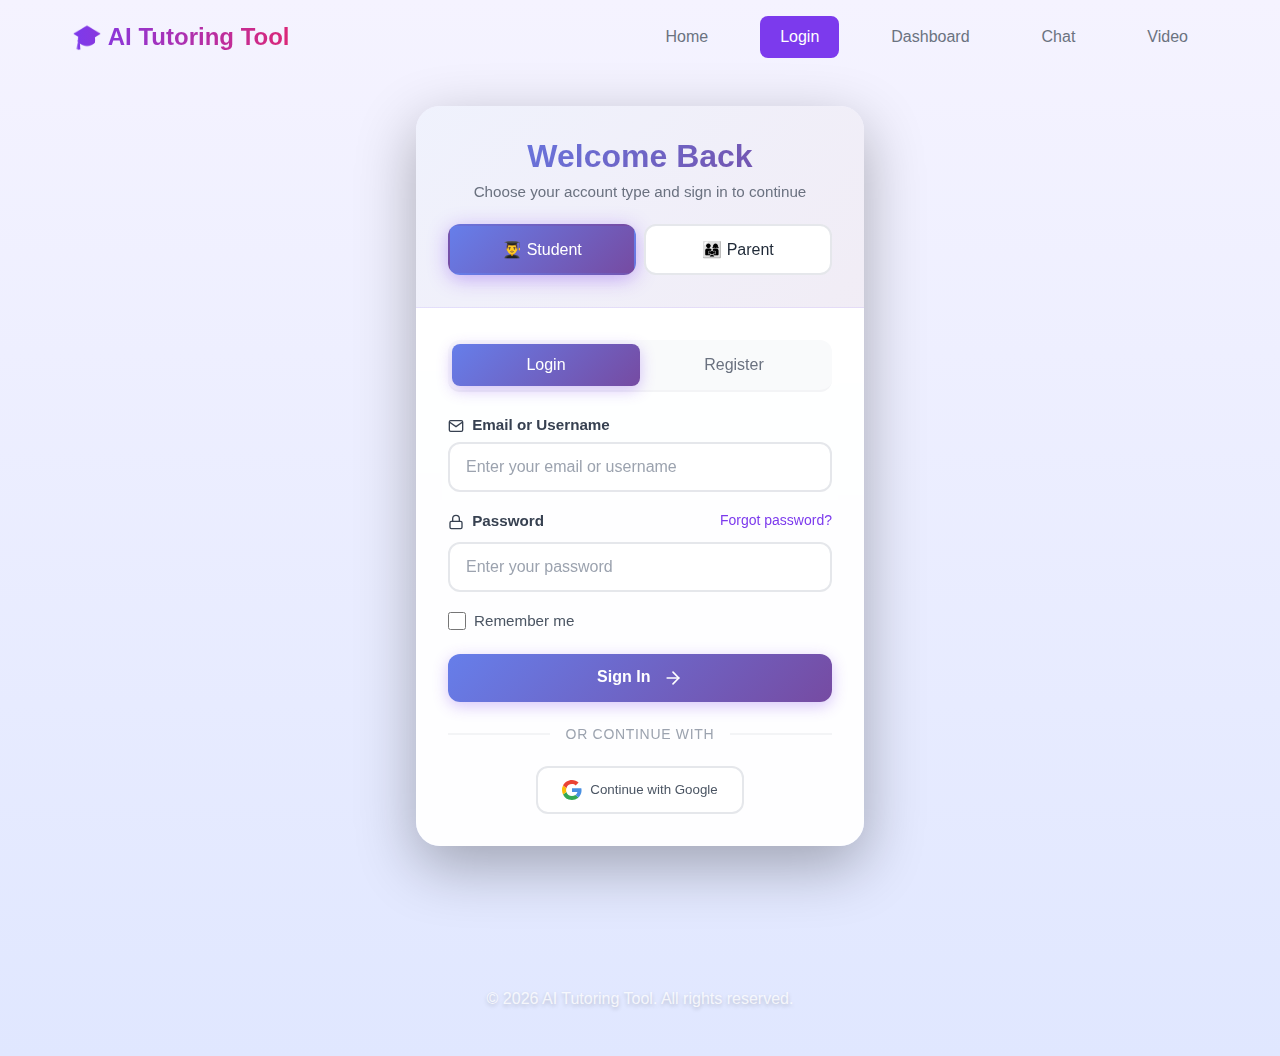
<file: backend/public/chat.html>
<!DOCTYPE html>
<html lang="en">

<head>
  <meta charset="UTF-8">
  <meta name="viewport" content="width=device-width, initial-scale=1.0">
  <title>Chat - AI Tutoring Tool</title>
  <link rel="stylesheet" href="styles.css">
  <script src="script.js" defer></script>
  <style>
    .chat-container {
      height: calc(100vh - 8rem);
      display: flex;
      flex-direction: column;
    }

    .chat-header {
      display: flex;
      align-items: center;
      justify-content: space-between;
      padding: 1rem;
      border-bottom: 1px solid #e5e7eb;
    }

    .chat-title {
      display: flex;
      align-items: center;
    }

    .chat-avatar {
      width: 2rem;
      height: 2rem;
      border-radius: 9999px;
      /* educational topics UI removed */
    }

    .chat-action-btn:hover {
      background-color: #f3f4f6;
      color: #7c3aed;
    }

    .chat-action-btn.active {
      background-color: #ede9fe;
      color: #7c3aed;
    }

    .chat-content {
      flex: 1;
      overflow-y: auto;
      padding: 1rem;
    }

    .user-message,
    .bot-message {
      margin-bottom: 1rem;
    }

    .user-message {
      display: flex;
      justify-content: flex-end;
    }

    .bot-message {
      display: flex;
      justify-content: flex-start;
    }

    .message-bubble {
      max-width: 80%;
      padding: 1rem;
      border-radius: 0.5rem;
    }

    .message-bubble.user {
      background-color: #7c3aed;
      color: white;
    }

    .message-bubble.bot {
      background-color: #f3f4f6;
      color: #1f2937;
    }

    .bot-header {
      display: flex;
      align-items: center;
      margin-bottom: 0.5rem;
    }

    .bot-icon {
      margin-right: 0.25rem;
    }

    .bot-name {
      font-size: 0.75rem;
      color: #6b7280;
    }

    .bot-content {
      line-height: 1.5;
    }

    .response-list {
      list-style-type: disc;
      padding-left: 1.5rem;
      margin: 0.5rem 0;
    }

    .loading-dots {
      display: flex;
      gap: 0.25rem;
    }

    .dot {
      width: 0.5rem;
      height: 0.5rem;
      background-color: #7c3aed;
      border-radius: 50%;
    }

    .chat-input {
      border-top: 1px solid #e5e7eb;
      padding: 1rem;
    }

    .chat-form {
      display: flex;
      gap: 0.5rem;
    }

    .chat-textarea {
      flex: 1;
      padding: 0.75rem;
      border: 1px solid #e5e7eb;
      border-radius: 0.5rem;
      resize: none;
      min-height: 2.5rem;
      max-height: 10rem;
    }

    .chat-textarea:focus {
      outline: none;
      border-color: #7c3aed;
      box-shadow: 0 0 0 2px rgba(124, 58, 237, 0.2);
    }

    .chat-send-btn {
      padding: 0.75rem;
      background-color: #7c3aed;
      color: white;
      border: none;
      border-radius: 0.5rem;
      cursor: pointer;
    }

    .chat-send-btn:hover {
      background-color: #6d28d9;
    }

    .chat-send-btn:disabled {
      background-color: #9ca3af;
      cursor: not-allowed;
    }

    /* Learning resources UI removed */

    .resource-icon {
      width: 2.5rem;
      height: 2.5rem;
      border-radius: 9999px;
      background-color: #ede9fe;
      display: flex;
      align-items: center;
      justify-content: center;
      margin-right: 0.75rem;
    }

    .resource-type {
      font-size: 0.75rem;
      color: #6b7280;
      text-transform: capitalize;
    }

    /* Add these styles to your existing CSS */
    .bot-content p {
      margin-bottom: 0.75rem;
    }

    .bot-content p:last-child {
      margin-bottom: 0;
    }

    .bot-content ul,
    .bot-content ol {
      margin-top: 0.5rem;
      margin-bottom: 1rem;
      padding-left: 1.5rem;
    }

    .bot-content li {
      margin-bottom: 0.25rem;
    }

    .bot-content code {
      background-color: #f1f1f1;
      padding: 0.2rem 0.4rem;
      border-radius: 0.25rem;
      font-family: monospace;
      font-size: 0.9em;
    }

    .bot-content pre {
      background-color: #f1f1f1;
      padding: 1rem;
      border-radius: 0.5rem;
      overflow-x: auto;
      margin: 1rem 0;
    }

    /* Animation for dots */
    .dot:nth-child(1) {
      animation: bounce 1.5s infinite;
    }

    .dot:nth-child(2) {
      animation: bounce 1.5s infinite 0.2s;
    }

    .dot:nth-child(3) {
      animation: bounce 1.5s infinite 0.4s;
    }

    @keyframes bounce {

      0%,
      100% {
        transform: translateY(0);
      }

      50% {
        transform: translateY(-5px);
      }
    }
  </style>
</head>

<body>
  <div class="container">
    <!-- Header -->
    <header class="header">
      <div class="logo">🎓 AI Tutoring Tool</div>
      <nav class="nav">
        <a href="index.html" class="nav-link">Home</a>
        <a href="login.html" class="nav-link">Login</a>
        <a href="dashboard.html" class="nav-link">Dashboard</a>
        <a href="chat.html" class="nav-link active">Chat</a>
        <a href="video.html" class="nav-link">Video</a>
        <span id="nav-user-name" style="color:#7c3aed;font-weight:600;padding:0.5rem;"></span>
        <button onclick="Auth.logout()" class="nav-link" style="cursor:pointer;background:none;border:none;color:#ef4444;font-weight:500;">Logout</button>
      </nav>
    </header>

    <!-- Chat Container -->
    <div class="card chat-container">
      <!-- Chat Header -->
      <div class="chat-header">
        <div class="chat-title">
          <div class="chat-avatar">AI</div>
          <div>
            <div class="font-medium">Gemini Flash AI Tutor</div>
            <div class="text-xs text-gray-500 flex items-center">
              <svg xmlns="http://www.w3.org/2000/svg" width="24" height="24" viewBox="0 0 24 24" fill="none"
                stroke="currentColor" stroke-width="2" stroke-linecap="round" stroke-linejoin="round"
                class="h-3 w-3 mr-1 text-yellow-400">
                <path
                  d="m12 3-1.912 5.813a2 2 0 0 1-1.275 1.275L3 12l5.813 1.912a2 2 0 0 1 1.275 1.275L12 21l1.912-5.813a2 2 0 0 1 1.275-1.275L21 12l-5.813-1.912a2 2 0 0 1-1.275-1.275L12 3Z">
                </path>
                <path d="M5 3v4"></path>
                <path d="M19 17v4"></path>
                <path d="M3 5h4"></path>
                <path d="M17 19h4"></path>
              </svg>
              Powered by Google
            </div>
          </div>
        </div>
        <div class="chat-actions">
          <button id="clear-chat-btn" class="chat-action-btn" title="Clear chat">
            <svg xmlns="http://www.w3.org/2000/svg" width="24" height="24" viewBox="0 0 24 24" fill="none"
              stroke="currentColor" stroke-width="2" stroke-linecap="round" stroke-linejoin="round" class="h-5 w-5">
              <path d="M3 12a9 9 0 1 0 9-9 9.75 9.75 0 0 0-6.74 2.74L3 8"></path>
              <path d="M3 3v5h5"></path>
            </svg>
          </button>
        </div>
      </div>

      <!-- Chat Content -->
      <div id="chat-content" class="chat-content">
        <!-- Bot welcome message -->
        <div class="bot-message">
          <div class="message-bubble bot">
            <div class="bot-header">
              <span class="bot-icon">✨</span>
              <span class="bot-name">Gemini Flash</span>
            </div>
            <div class="bot-content">
              <p>Hello! I'm your AI tutor powered by Gemini Flash. How can I help you with your learning today?</p>
              <div
                style="margin-top: 1rem; padding: 0.75rem; background: #f0f9ff; border-left: 3px solid #3b82f6; border-radius: 0.5rem;">
                <p style="font-weight: 600; color: #1e40af; font-size: 0.875rem; margin-bottom: 0.5rem;">📚 Educational
                  Use Only</p>
                <p style="color: #1e3a8a; font-size: 0.875rem;">This chatbot is designed for learning and education. I
                  can help with:</p>
                <ul style="color: #1e3a8a; font-size: 0.875rem; margin-left: 1.5rem; margin-top: 0.25rem;">
                  <li>Subject explanations (Math, Science, History, etc.)</li>
                  <li>Homework guidance (not complete answers)</li>
                  <li>Study tips and learning strategies</li>
                  <li>Concept clarification and examples</li>
                </ul>
              </div>
            </div>
          </div>
        </div>
      </div>



      <!-- Chat Input -->
      <div class="chat-input">
        <form id="chat-form" class="chat-form">
          <button type="button" id="attach-file-btn" class="chat-action-btn" title="Attach file">
            <svg xmlns="http://www.w3.org/2000/svg" width="24" height="24" viewBox="0 0 24 24" fill="none"
              stroke="currentColor" stroke-width="2" stroke-linecap="round" stroke-linejoin="round" class="h-5 w-5">
              <path
                d="m21.44 11.05-9.19 9.19a6 6 0 0 1-8.49-8.49l8.57-8.57A4 4 0 1 1 18 8.84l-8.59 8.57a2 2 0 0 1-2.83-2.83l8.49-8.48">
              </path>
            </svg>
          </button>
          <textarea id="message-input" class="chat-textarea" placeholder="Ask me anything about your studies..."
            rows="1"></textarea>
          <button type="submit" id="send-message-btn" class="chat-send-btn" disabled>
            <svg xmlns="http://www.w3.org/2000/svg" width="24" height="24" viewBox="0 0 24 24" fill="none"
              stroke="currentColor" stroke-width="2" stroke-linecap="round" stroke-linejoin="round" class="h-5 w-5">
              <path d="m22 2-7 20-4-9-9-4Z"></path>
              <path d="M22 2 11 13"></path>
            </svg>
          </button>
        </form>
      </div>
    </div>

    <div class="text-center mt-2">
      <p class="text-xs text-gray-500">Powered by Google Gemini Flash • Educational Use Only</p>
      <p class="text-xs mt-1" id="api-status" style="color: #10b981;">
        <span
          style="display: inline-block; width: 8px; height: 8px; background: #10b981; border-radius: 50%; margin-right: 4px;"></span>
        API Connected
      </p>
      <p class="text-xs mt-1" id="rate-limit-status" style="color: #6b7280;">
        <span id="request-counter">0</span>/15 requests per minute • 2s delay between messages
      </p>
      <p class="text-xs mt-1" style="color: #9ca3af;">
        🔒 Content filtered for educational purposes
      </p>
    </div>
  </div>

  <script src="api.js"></script>
  <script>
    document.addEventListener('DOMContentLoaded', async function () {
      if (!requireAuth()) return;

      const chatContent  = document.getElementById('chat-content');
      const messageInput = document.getElementById('message-input');
      const chatForm     = document.getElementById('chat-form');
      const sendButton   = document.getElementById('send-message-btn');
      const clearChatBtn = document.getElementById('clear-chat-btn');
      const requestCounter = document.getElementById('request-counter');
      const apiStatus    = document.getElementById('api-status');

      let isGenerating = false;

      // Load chat history from server
      try {
        const { messages } = await Chat.getHistory();
        messages.forEach(m => {
          if (m.role === 'user') addUserMessage(m.content, false);
          else addBotMessage(m.content, false);
        });
        if (messages.length) scrollToBottom();
      } catch {}

      // Update API status indicator
      apiStatus.innerHTML = '<span style="display:inline-block;width:8px;height:8px;background:#10b981;border-radius:50%;margin-right:4px;"></span>Connected to Server';
      apiStatus.style.color = '#10b981';

      // Send message
      chatForm.addEventListener('submit', async function (e) {
        e.preventDefault();
        const message = messageInput.value.trim();
        if (!message || isGenerating) return;

        isGenerating = true;
        addUserMessage(message);
        messageInput.value = '';
        messageInput.style.height = 'auto';
        sendButton.disabled = true;

        const loading = addLoadingIndicator();

        try {
          const { reply } = await Chat.send(message);
          loading.remove();
          addBotMessage(reply);
          if (requestCounter) requestCounter.textContent = parseInt(requestCounter.textContent || 0) + 1;
        } catch (err) {
          loading.remove();
          addBotMessage(`<div style="padding:0.75rem;background:#fee2e2;border-left:4px solid #ef4444;border-radius:0.5rem;color:#991b1b;">
            <strong>Error:</strong> ${err.message}
          </div>`);
        } finally {
          isGenerating = false;
          sendButton.disabled = !messageInput.value.trim();
        }
      });

      // Clear chat
      clearChatBtn.addEventListener('click', async function () {
        try {
          await Chat.clearHistory();
          while (chatContent.children.length > 1) chatContent.removeChild(chatContent.lastChild);
        } catch {}
      });

      // Input handling
      messageInput.addEventListener('input', function () {
        sendButton.disabled = !messageInput.value.trim() || isGenerating;
        messageInput.style.height = 'auto';
        messageInput.style.height = messageInput.scrollHeight + 'px';
      });

      function addUserMessage(content, scroll = true) {
        const div = document.createElement('div');
        div.className = 'user-message';
        div.innerHTML = `<div class="message-bubble user"><p>${escapeHtml(content)}</p></div>`;
        chatContent.appendChild(div);
        if (scroll) scrollToBottom();
      }

      function addBotMessage(content, scroll = true) {
        const div = document.createElement('div');
        div.className = 'bot-message';
        div.innerHTML = `
          <div class="message-bubble bot">
            <div class="bot-header"><span class="bot-icon">✨</span><span class="bot-name">Gemini Flash</span></div>
            <div class="bot-content">${formatResponse(content)}</div>
          </div>`;
        chatContent.appendChild(div);
        if (scroll) scrollToBottom();
      }

      function addLoadingIndicator() {
        const div = document.createElement('div');
        div.className = 'bot-message';
        div.innerHTML = `<div class="message-bubble bot"><div class="loading-dots"><span class="dot"></span><span class="dot"></span><span class="dot"></span></div></div>`;
        chatContent.appendChild(div);
        scrollToBottom();
        return div;
      }

      function scrollToBottom() { chatContent.scrollTop = chatContent.scrollHeight; }

      function escapeHtml(str) {
        return str.replace(/&/g,'&amp;').replace(/</g,'&lt;').replace(/>/g,'&gt;');
      }

      function formatResponse(text) {
        if (!text) return '';
        // Convert markdown-like formatting to HTML
        return text
          .replace(/\*\*(.*?)\*\*/g, '<strong>$1</strong>')
          .replace(/\*(.*?)\*/g, '<em>$1</em>')
          .replace(/`([^`]+)`/g, '<code>$1</code>')
          .replace(/\n\n/g, '</p><p>')
          .replace(/\n/g, '<br>')
          .replace(/^/, '<p>')
          .replace(/$/, '</p>');
      }
    });
  </script>


      
</body>

</html>
</file>
<file: styles.css>
/* Base Styles */
:root {
  --background: 0 0% 100%;
  --foreground: 222.2 84% 4.9%;
  --card: 0 0% 100%;
  --card-foreground: 222.2 84% 4.9%;
  --popover: 0 0% 100%;
  --popover-foreground: 222.2 84% 4.9%;
  --primary: 262.1 83.3% 57.8%;
  --primary-foreground: 210 40% 98%;
  --secondary: 210 40% 96.1%;
  --secondary-foreground: 222.2 47.4% 11.2%;
  --muted: 210 40% 96.1%;
  --muted-foreground: 215.4 16.3% 46.9%;
  --accent: 210 40% 96.1%;
  --accent-foreground: 222.2 47.4% 11.2%;
  --destructive: 0 84.2% 60.2%;
  --destructive-foreground: 210 40% 98%;
  --border: 214.3 31.8% 91.4%;
  --input: 214.3 31.8% 91.4%;
  --ring: 262.1 83.3% 57.8%;
  --radius: 0.75rem;
}

/* Global Styles */
* {
  margin: 0;
  padding: 0;
  box-sizing: border-box;
}

body {
  font-family: 'Inter', -apple-system, BlinkMacSystemFont, 'Segoe UI', Roboto, Oxygen, Ubuntu, Cantarell, 'Open Sans', 'Helvetica Neue', sans-serif;
  background: linear-gradient(to bottom, #f5f3ff, #e0e7ff);
  color: #1f2937;
  min-height: 100vh;
}

.container {
  width: 100%;
  max-width: 1200px;
  margin: 0 auto;
  padding: 0 2rem;
}

/* Footer Styles */
.footer {
  background-color: #111827;
  color: white;
  padding: 3rem 0;
  margin-top: 4rem;
}

/* Header */
.header {
  display: flex;
  justify-content: space-between;
  align-items: center;
  padding: 1rem 0;
}

.logo {
  font-size: 1.5rem;
  font-weight: bold;
  background: linear-gradient(to right, #7c3aed, #db2777);
  -webkit-background-clip: text;
  background-clip: text;
  color: transparent;
}

.nav {
  display: flex;
  gap: 2rem;
  align-items: center;
}

.hidden {
  display: none;
}

.nav-link {
  color: #6b7280;
  text-decoration: none;
  padding: 0.75rem 1.25rem;
  border-radius: 0.5rem;
  transition: all 0.3s ease;
  font-weight: 500;
}

.nav-link:hover {
  background-color: rgba(124, 58, 237, 0.1);
  color: #7c3aed;
}

.nav-link.active {
  background-color: #7c3aed;
  color: white;
}

/* Buttons */
.btn {
  display: inline-flex;
  align-items: center;
  justify-content: center;
  border-radius: 0.5rem;
  font-weight: 500;
  padding: 0.75rem 1.5rem;
  cursor: pointer;
  transition: all 0.3s ease;
  border: none;
  font-size: 0.95rem;
  text-decoration: none;
}

.btn-primary {
  background: linear-gradient(to right, #7c3aed, #db2777);
  color: white;
}

.btn-primary:hover {
  opacity: 0.9;
}

.btn-outline {
  background: transparent;
  border: 1px solid #e5e7eb;
  color: #6b7280;
}

.btn-outline:hover {
  background-color: rgba(124, 58, 237, 0.1);
  color: #7c3aed;
}

/* Cards */
.card {
  background-color: white;
  border-radius: 1rem;
  box-shadow: 0 4px 6px -1px rgba(0, 0, 0, 0.1), 0 2px 4px -1px rgba(0, 0, 0, 0.06);
  overflow: hidden;
  transition: all 0.3s ease;
}

.card:hover {
  transform: translateY(-4px);
  box-shadow: 0 10px 15px rgba(0, 0, 0, 0.1);
}

.card-header {
  padding: 1.5rem;
  border-bottom: 1px solid #e5e7eb;
}

.card-title {
  font-size: 1.25rem;
  font-weight: 600;
}

.card-content {
  padding: 1.5rem;
}

.card-footer {
  padding: 1.5rem;
  border-top: 1px solid #e5e7eb;
}

/* Forms */
.form-group {
  margin-bottom: 1rem;
}

.form-label {
  display: block;
  margin-bottom: 0.5rem;
  font-weight: 500;
}

.form-input {
  width: 100%;
  padding: 0.5rem;
  border: 1px solid #e5e7eb;
  border-radius: 0.5rem;
  background-color: white;
  color: #1f2937;
}

.form-input:focus {
  outline: none;
  border-color: #7c3aed;
  box-shadow: 0 0 0 2px rgba(124, 58, 237, 0.2);
}

/* Utilities */
.text-center {
  text-align: center;
}

.mt-1 { margin-top: 0.25rem; }
.mt-2 { margin-top: 0.5rem; }
.mt-4 { margin-top: 1rem; }
.mt-8 { margin-top: 2rem; }

.mb-1 { margin-bottom: 0.25rem; }
.mb-2 { margin-bottom: 0.5rem; }
.mb-4 { margin-bottom: 1rem; }
.mb-8 { margin-bottom: 2rem; }

.flex { display: flex; }
.items-center { align-items: center; }
.justify-center { justify-content: center; }
.justify-between { justify-content: space-between; }
.gap-2 { gap: 0.5rem; }
.gap-4 { gap: 1rem; }

.grid { display: grid; }
.grid-cols-1 { grid-template-columns: repeat(1, minmax(0, 1fr)); }
.grid-cols-2 { grid-template-columns: repeat(2, minmax(0, 1fr)); }
.grid-cols-3 { grid-template-columns: repeat(3, minmax(0, 1fr)); }
.grid-cols-4 { grid-template-columns: repeat(4, minmax(0, 1fr)); }

@media (min-width: 768px) {
  .md\:grid-cols-2 { grid-template-columns: repeat(2, minmax(0, 1fr)); }
  .md\:grid-cols-3 { grid-template-columns: repeat(3, minmax(0, 1fr)); }
  .md\:grid-cols-4 { grid-template-columns: repeat(4, minmax(0, 1fr)); }
}

/* Animations */
@keyframes gradient {
  0% { background-position: 0% 50%; }
  50% { background-position: 100% 50%; }
  100% { background-position: 0% 50%; }
}

@keyframes bounce {
  0%, 100% { transform: translateY(0); }
  50% { transform: translateY(-25%); }
}

@keyframes slideUp {
  from {
    opacity: 0;
    transform: translateY(20px);
  }
  to {
    opacity: 1;
    transform: translateY(0);
  }
}

@keyframes fadeIn {
  from { opacity: 0; }
  to { opacity: 1; }
}

.animate-gradient {
  background-size: 200% 200%;
  animation: gradient 8s ease infinite;
}

.animate-bounce {
  animation: bounce 1s infinite;
}

.animate-bounce-delay-1 {
  animation: bounce 1s infinite 0.1s;
}

.animate-bounce-delay-2 {
  animation: bounce 1s infinite 0.2s;
}

.animate-slideup {
  animation: slideUp 0.6s ease-out;
}

.animate-fadein {
  animation: fadeIn 0.8s ease-out;
}
</file>
<file: project/styles.css>
/* Base Styles */
:root {
  --background: 0 0% 100%;
  --foreground: 222.2 84% 4.9%;
  --card: 0 0% 100%;
  --card-foreground: 222.2 84% 4.9%;
  --popover: 0 0% 100%;
  --popover-foreground: 222.2 84% 4.9%;
  --primary: 262.1 83.3% 57.8%;
  --primary-foreground: 210 40% 98%;
  --secondary: 210 40% 96.1%;
  --secondary-foreground: 222.2 47.4% 11.2%;
  --muted: 210 40% 96.1%;
  --muted-foreground: 215.4 16.3% 46.9%;
  --accent: 210 40% 96.1%;
  --accent-foreground: 222.2 47.4% 11.2%;
  --destructive: 0 84.2% 60.2%;
  --destructive-foreground: 210 40% 98%;
  --border: 214.3 31.8% 91.4%;
  --input: 214.3 31.8% 91.4%;
  --ring: 262.1 83.3% 57.8%;
  --radius: 0.75rem;
}

/* Global Styles */
* {
  margin: 0;
  padding: 0;
  box-sizing: border-box;
}

body {
  font-family: 'Inter', -apple-system, BlinkMacSystemFont, 'Segoe UI', Roboto, Oxygen, Ubuntu, Cantarell, 'Open Sans', 'Helvetica Neue', sans-serif;
  background: linear-gradient(to bottom, #f5f3ff, #e0e7ff);
  color: #1f2937;
  min-height: 100vh;
}

.container {
  width: 100%;
  max-width: 1200px;
  margin: 0 auto;
  padding: 0 2rem;
}

/* Footer Styles */
.footer {
  background-color: #111827;
  color: white;
  padding: 3rem 0;
  margin-top: 4rem;
}

/* Header */
.header {
  display: flex;
  justify-content: space-between;
  align-items: center;
  padding: 1rem 0;
}

.logo {
  font-size: 1.5rem;
  font-weight: bold;
  background: linear-gradient(to right, #7c3aed, #db2777);
  -webkit-background-clip: text;
  background-clip: text;
  color: transparent;
}

.nav {
  display: flex;
  gap: 2rem;
  align-items: center;
}

.hidden {
  display: none;
}

.nav-link {
  color: #6b7280;
  text-decoration: none;
  padding: 0.75rem 1.25rem;
  border-radius: 0.5rem;
  transition: all 0.3s ease;
  font-weight: 500;
}

.nav-link:hover {
  background-color: rgba(124, 58, 237, 0.1);
  color: #7c3aed;
}

.nav-link.active {
  background-color: #7c3aed;
  color: white;
}

/* Buttons */
.btn {
  display: inline-flex;
  align-items: center;
  justify-content: center;
  border-radius: 0.5rem;
  font-weight: 500;
  padding: 0.75rem 1.5rem;
  cursor: pointer;
  transition: all 0.3s ease;
  border: none;
  font-size: 0.95rem;
  text-decoration: none;
}

.btn-primary {
  background: linear-gradient(to right, #7c3aed, #db2777);
  color: white;
}

.btn-primary:hover {
  opacity: 0.9;
}

.btn-outline {
  background: transparent;
  border: 1px solid #e5e7eb;
  color: #6b7280;
}

.btn-outline:hover {
  background-color: rgba(124, 58, 237, 0.1);
  color: #7c3aed;
}

/* Cards */
.card {
  background-color: white;
  border-radius: 1rem;
  box-shadow: 0 4px 6px -1px rgba(0, 0, 0, 0.1), 0 2px 4px -1px rgba(0, 0, 0, 0.06);
  overflow: hidden;
  transition: all 0.3s ease;
}

.card:hover {
  transform: translateY(-4px);
  box-shadow: 0 10px 15px rgba(0, 0, 0, 0.1);
}

.card-header {
  padding: 1.5rem;
  border-bottom: 1px solid #e5e7eb;
}

.card-title {
  font-size: 1.25rem;
  font-weight: 600;
}

.card-content {
  padding: 1.5rem;
}

.card-footer {
  padding: 1.5rem;
  border-top: 1px solid #e5e7eb;
}

/* Forms */
.form-group {
  margin-bottom: 1rem;
}

.form-label {
  display: block;
  margin-bottom: 0.5rem;
  font-weight: 500;
}

.form-input {
  width: 100%;
  padding: 0.5rem;
  border: 1px solid #e5e7eb;
  border-radius: 0.5rem;
  background-color: white;
  color: #1f2937;
}

.form-input:focus {
  outline: none;
  border-color: #7c3aed;
  box-shadow: 0 0 0 2px rgba(124, 58, 237, 0.2);
}

/* Utilities */
.text-center {
  text-align: center;
}

.mt-1 { margin-top: 0.25rem; }
.mt-2 { margin-top: 0.5rem; }
.mt-4 { margin-top: 1rem; }
.mt-8 { margin-top: 2rem; }

.mb-1 { margin-bottom: 0.25rem; }
.mb-2 { margin-bottom: 0.5rem; }
.mb-4 { margin-bottom: 1rem; }
.mb-8 { margin-bottom: 2rem; }

.flex { display: flex; }
.items-center { align-items: center; }
.justify-center { justify-content: center; }
.justify-between { justify-content: space-between; }
.gap-2 { gap: 0.5rem; }
.gap-4 { gap: 1rem; }

.grid { display: grid; }
.grid-cols-1 { grid-template-columns: repeat(1, minmax(0, 1fr)); }
.grid-cols-2 { grid-template-columns: repeat(2, minmax(0, 1fr)); }
.grid-cols-3 { grid-template-columns: repeat(3, minmax(0, 1fr)); }
.grid-cols-4 { grid-template-columns: repeat(4, minmax(0, 1fr)); }

@media (min-width: 768px) {
  .md\:grid-cols-2 { grid-template-columns: repeat(2, minmax(0, 1fr)); }
  .md\:grid-cols-3 { grid-template-columns: repeat(3, minmax(0, 1fr)); }
  .md\:grid-cols-4 { grid-template-columns: repeat(4, minmax(0, 1fr)); }
}

/* Animations */
@keyframes gradient {
  0% { background-position: 0% 50%; }
  50% { background-position: 100% 50%; }
  100% { background-position: 0% 50%; }
}

@keyframes bounce {
  0%, 100% { transform: translateY(0); }
  50% { transform: translateY(-25%); }
}

@keyframes slideUp {
  from {
    opacity: 0;
    transform: translateY(20px);
  }
  to {
    opacity: 1;
    transform: translateY(0);
  }
}

@keyframes fadeIn {
  from { opacity: 0; }
  to { opacity: 1; }
}

.animate-gradient {
  background-size: 200% 200%;
  animation: gradient 8s ease infinite;
}

.animate-bounce {
  animation: bounce 1s infinite;
}

.animate-bounce-delay-1 {
  animation: bounce 1s infinite 0.1s;
}

.animate-bounce-delay-2 {
  animation: bounce 1s infinite 0.2s;
}

.animate-slideup {
  animation: slideUp 0.6s ease-out;
}

.animate-fadein {
  animation: fadeIn 0.8s ease-out;
}
</file>
<file: backend/public/styles.css>
/* Base Styles */
:root {
  --background: 0 0% 100%;
  --foreground: 222.2 84% 4.9%;
  --card: 0 0% 100%;
  --card-foreground: 222.2 84% 4.9%;
  --popover: 0 0% 100%;
  --popover-foreground: 222.2 84% 4.9%;
  --primary: 262.1 83.3% 57.8%;
  --primary-foreground: 210 40% 98%;
  --secondary: 210 40% 96.1%;
  --secondary-foreground: 222.2 47.4% 11.2%;
  --muted: 210 40% 96.1%;
  --muted-foreground: 215.4 16.3% 46.9%;
  --accent: 210 40% 96.1%;
  --accent-foreground: 222.2 47.4% 11.2%;
  --destructive: 0 84.2% 60.2%;
  --destructive-foreground: 210 40% 98%;
  --border: 214.3 31.8% 91.4%;
  --input: 214.3 31.8% 91.4%;
  --ring: 262.1 83.3% 57.8%;
  --radius: 0.75rem;
}

/* Global Styles */
* {
  margin: 0;
  padding: 0;
  box-sizing: border-box;
}

body {
  font-family: 'Inter', -apple-system, BlinkMacSystemFont, 'Segoe UI', Roboto, Oxygen, Ubuntu, Cantarell, 'Open Sans', 'Helvetica Neue', sans-serif;
  background: linear-gradient(to bottom, #f5f3ff, #e0e7ff);
  color: #1f2937;
  min-height: 100vh;
}

.container {
  width: 100%;
  max-width: 1200px;
  margin: 0 auto;
  padding: 0 2rem;
}

/* Footer Styles */
.footer {
  background-color: #111827;
  color: white;
  padding: 3rem 0;
  margin-top: 4rem;
}

/* Header */
.header {
  display: flex;
  justify-content: space-between;
  align-items: center;
  padding: 1rem 0;
}

.logo {
  font-size: 1.5rem;
  font-weight: bold;
  background: linear-gradient(to right, #7c3aed, #db2777);
  -webkit-background-clip: text;
  background-clip: text;
  color: transparent;
}

.nav {
  display: flex;
  gap: 2rem;
  align-items: center;
}

.hidden {
  display: none;
}

.nav-link {
  color: #6b7280;
  text-decoration: none;
  padding: 0.75rem 1.25rem;
  border-radius: 0.5rem;
  transition: all 0.3s ease;
  font-weight: 500;
}

.nav-link:hover {
  background-color: rgba(124, 58, 237, 0.1);
  color: #7c3aed;
}

.nav-link.active {
  background-color: #7c3aed;
  color: white;
}

/* Buttons */
.btn {
  display: inline-flex;
  align-items: center;
  justify-content: center;
  border-radius: 0.5rem;
  font-weight: 500;
  padding: 0.75rem 1.5rem;
  cursor: pointer;
  transition: all 0.3s ease;
  border: none;
  font-size: 0.95rem;
  text-decoration: none;
}

.btn-primary {
  background: linear-gradient(to right, #7c3aed, #db2777);
  color: white;
}

.btn-primary:hover {
  opacity: 0.9;
}

.btn-outline {
  background: transparent;
  border: 1px solid #e5e7eb;
  color: #6b7280;
}

.btn-outline:hover {
  background-color: rgba(124, 58, 237, 0.1);
  color: #7c3aed;
}

/* Cards */
.card {
  background-color: white;
  border-radius: 1rem;
  box-shadow: 0 4px 6px -1px rgba(0, 0, 0, 0.1), 0 2px 4px -1px rgba(0, 0, 0, 0.06);
  overflow: hidden;
  transition: all 0.3s ease;
}

.card:hover {
  transform: translateY(-4px);
  box-shadow: 0 10px 15px rgba(0, 0, 0, 0.1);
}

.card-header {
  padding: 1.5rem;
  border-bottom: 1px solid #e5e7eb;
}

.card-title {
  font-size: 1.25rem;
  font-weight: 600;
}

.card-content {
  padding: 1.5rem;
}

.card-footer {
  padding: 1.5rem;
  border-top: 1px solid #e5e7eb;
}

/* Forms */
.form-group {
  margin-bottom: 1rem;
}

.form-label {
  display: block;
  margin-bottom: 0.5rem;
  font-weight: 500;
}

.form-input {
  width: 100%;
  padding: 0.5rem;
  border: 1px solid #e5e7eb;
  border-radius: 0.5rem;
  background-color: white;
  color: #1f2937;
}

.form-input:focus {
  outline: none;
  border-color: #7c3aed;
  box-shadow: 0 0 0 2px rgba(124, 58, 237, 0.2);
}

/* Utilities */
.text-center {
  text-align: center;
}

.mt-1 { margin-top: 0.25rem; }
.mt-2 { margin-top: 0.5rem; }
.mt-4 { margin-top: 1rem; }
.mt-8 { margin-top: 2rem; }

.mb-1 { margin-bottom: 0.25rem; }
.mb-2 { margin-bottom: 0.5rem; }
.mb-4 { margin-bottom: 1rem; }
.mb-8 { margin-bottom: 2rem; }

.flex { display: flex; }
.items-center { align-items: center; }
.justify-center { justify-content: center; }
.justify-between { justify-content: space-between; }
.gap-2 { gap: 0.5rem; }
.gap-4 { gap: 1rem; }

.grid { display: grid; }
.grid-cols-1 { grid-template-columns: repeat(1, minmax(0, 1fr)); }
.grid-cols-2 { grid-template-columns: repeat(2, minmax(0, 1fr)); }
.grid-cols-3 { grid-template-columns: repeat(3, minmax(0, 1fr)); }
.grid-cols-4 { grid-template-columns: repeat(4, minmax(0, 1fr)); }

@media (min-width: 768px) {
  .md\:grid-cols-2 { grid-template-columns: repeat(2, minmax(0, 1fr)); }
  .md\:grid-cols-3 { grid-template-columns: repeat(3, minmax(0, 1fr)); }
  .md\:grid-cols-4 { grid-template-columns: repeat(4, minmax(0, 1fr)); }
}

/* Animations */
@keyframes gradient {
  0% { background-position: 0% 50%; }
  50% { background-position: 100% 50%; }
  100% { background-position: 0% 50%; }
}

@keyframes bounce {
  0%, 100% { transform: translateY(0); }
  50% { transform: translateY(-25%); }
}

@keyframes slideUp {
  from {
    opacity: 0;
    transform: translateY(20px);
  }
  to {
    opacity: 1;
    transform: translateY(0);
  }
}

@keyframes fadeIn {
  from { opacity: 0; }
  to { opacity: 1; }
}

.animate-gradient {
  background-size: 200% 200%;
  animation: gradient 8s ease infinite;
}

.animate-bounce {
  animation: bounce 1s infinite;
}

.animate-bounce-delay-1 {
  animation: bounce 1s infinite 0.1s;
}

.animate-bounce-delay-2 {
  animation: bounce 1s infinite 0.2s;
}

.animate-slideup {
  animation: slideUp 0.6s ease-out;
}

.animate-fadein {
  animation: fadeIn 0.8s ease-out;
}
</file>
